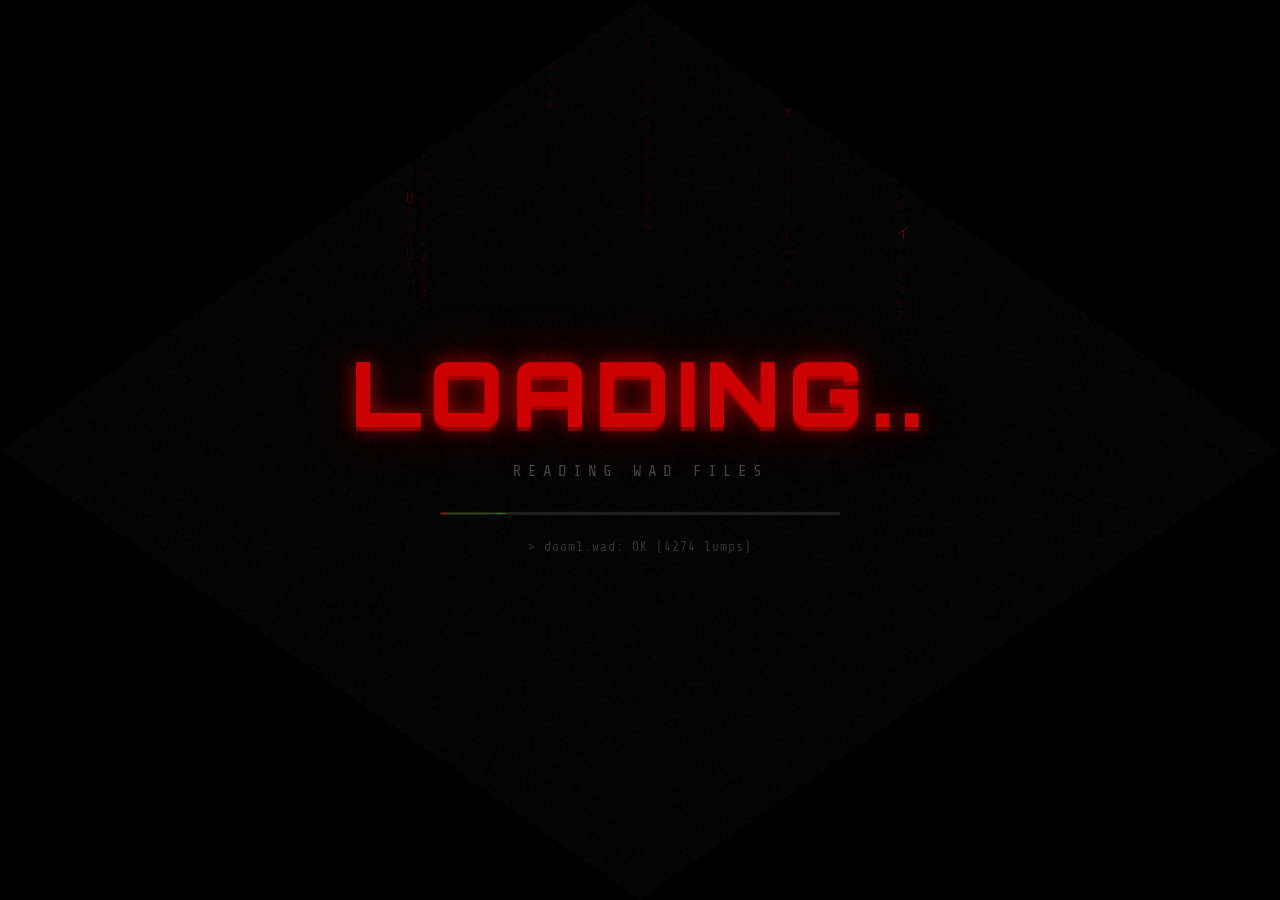
<file: index.html>
<!DOCTYPE html>
<html lang="en">
<head>
    <meta charset="UTF-8">
    <meta name="viewport" content="width=device-width, initial-scale=1.0">
    <title>DOOM OFFLINE</title>
    <link rel="stylesheet" href="style.css">
    <link rel="icon" href="start/media/no-wifi.svg">
    <link rel="preconnect" href="https://fonts.googleapis.com">
    <link rel="preconnect" href="https://fonts.gstatic.com" crossorigin>
    <link rel="stylesheet" href="https://fonts.googleapis.com/css2?family=Share+Tech+Mono&family=Orbitron:wght@400;700;900&display=swap">
</head>
<body>
    <!-- Matrix rain canvas -->
    <canvas id="matrix"></canvas>

    <!-- Scanlines overlay -->
    <div class="scanlines"></div>

    <!-- CRT flicker overlay -->
    <div class="crt-flicker"></div>

    <!-- Main centered content -->
    <div class="loader-content" id="loader-content">
        <div class="glitch-wrapper">
            <div class="main-text" id="main-text" data-text="LOADING.">LOADING.</div>
        </div>
        <div class="sub-line" id="sub-line">INITIALIZING SYSTEM</div>
        <div class="progress-bar">
            <div class="progress-fill" id="progress-fill"></div>
        </div>
        <div class="terminal-line" id="terminal-line"></div>
    </div>

    <!-- Vault door panels -->
    <div class="vault-panel vault-panel--tl" id="vault-tl"></div>
    <div class="vault-panel vault-panel--tr" id="vault-tr"></div>
    <div class="vault-panel vault-panel--bl" id="vault-bl"></div>
    <div class="vault-panel vault-panel--br" id="vault-br"></div>

    <script>
    (function () {
        /* ── Matrix Rain ── */
        var canvas = document.getElementById('matrix');
        var ctx = canvas.getContext('2d');
        var chars = 'ABCDEFGHIJKLMNOPQRSTUVWXYZ0123456789@#$%&*<>{}[]|/\\ドームオフライン';
        var fontSize = 14;
        var columns, drops;

        function resizeMatrix() {
            canvas.width = window.innerWidth;
            canvas.height = window.innerHeight;
            columns = Math.floor(canvas.width / fontSize);
            drops = [];
            for (var i = 0; i < columns; i++) {
                drops[i] = Math.random() * -100;
            }
        }
        resizeMatrix();
        window.addEventListener('resize', resizeMatrix);

        function drawMatrix() {
            ctx.fillStyle = 'rgba(0, 0, 0, 0.06)';
            ctx.fillRect(0, 0, canvas.width, canvas.height);
            ctx.font = fontSize + 'px Share Tech Mono, monospace';

            for (var i = 0; i < columns; i++) {
                var char = chars[Math.floor(Math.random() * chars.length)];
                var x = i * fontSize;
                var y = drops[i] * fontSize;

                // Mostly dark red/green, occasional bright
                if (Math.random() > 0.96) {
                    ctx.fillStyle = '#ff1a1a';
                } else if (Math.random() > 0.9) {
                    ctx.fillStyle = 'rgba(200, 0, 0, 0.9)';
                } else {
                    ctx.fillStyle = 'rgba(200, 0, 0, 0.25)';
                }
                ctx.fillText(char, x, y);

                if (y > canvas.height && Math.random() > 0.975) {
                    drops[i] = 0;
                }
                drops[i]++;
            }
        }

        var matrixInterval = setInterval(drawMatrix, 45);

        /* ── Text Sequence ── */
        var mainText = document.getElementById('main-text');
        var subLine = document.getElementById('sub-line');
        var termLine = document.getElementById('terminal-line');
        var progressFill = document.getElementById('progress-fill');

        var sequence = [
            { text: 'LOADING.',   sub: 'INITIALIZING SYSTEM',     duration: 600 },
            { text: 'LOADING..',  sub: 'READING WAD FILES',       duration: 500 },
            { text: 'LOADING...', sub: 'DECOMPRESSING ASSETS',    duration: 700 },
            { text: 'DOOM',       sub: 'FULL CLASSIC EXPERIENCE', duration: 900,  accent: 'red' },
            { text: 'LOADING.',   sub: 'LOADING WEAPONS',         duration: 400 },
            { text: 'LOADING..',  sub: 'SPAWNING DEMONS',         duration: 500 },
            { text: 'MICRODOOM',  sub: '44KB HYPER-COMPRESSED',   duration: 800,  accent: 'orange' },
            { text: 'LOADING...', sub: 'ENCODING BASE64',         duration: 500 },
            { text: 'OFFLINE',    sub: 'ZERO FILES · ZERO HOSTING', duration: 900, accent: 'green' },
            { text: 'LOADING..',  sub: 'PREPARING LAUNCH',        duration: 400 },
            { text: 'READY',      sub: 'PRESS START',             duration: 600,  accent: 'red' },
        ];

        var terminalMessages = [
            '> mounting virtual filesystem...',
            '> doom1.wad: OK (4274 lumps)',
            '> decompressing textures... done',
            '> loading E1M1: Hangar',
            '> initializing raycaster engine...',
            '> allocating zone memory... 8MB',
            '> compiling shaders... OK',
            '> base64 encode: 7MB → data:uri',
            '> verifying checksum... PASS',
            '> network: disabled (offline mode)',
            '> ALL SYSTEMS GO',
        ];

        var totalDuration = 0;
        for (var i = 0; i < sequence.length; i++) totalDuration += sequence[i].duration;

        var step = 0;
        var elapsed = 0;

        function setAccent(accent) {
            mainText.className = 'main-text';
            if (accent === 'red') mainText.classList.add('accent-red');
            else if (accent === 'orange') mainText.classList.add('accent-orange');
            else if (accent === 'green') mainText.classList.add('accent-green');
        }

        function nextStep() {
            if (step >= sequence.length) {
                triggerVaultOpen();
                return;
            }

            var s = sequence[step];
            mainText.setAttribute('data-text', s.text);
            mainText.textContent = s.text;
            subLine.textContent = s.sub;
            setAccent(s.accent || '');

            // Glitch burst on keyword frames
            if (s.accent) {
                mainText.classList.add('glitch-burst');
                setTimeout(function () { mainText.classList.remove('glitch-burst'); }, 200);
            }

            // Terminal line
            termLine.textContent = terminalMessages[step] || '';

            // Progress
            elapsed += s.duration;
            var pct = Math.min((elapsed / totalDuration) * 100, 100);
            progressFill.style.width = pct + '%';

            step++;
            setTimeout(nextStep, s.duration);
        }

        // Start after a tiny delay for fonts to settle
        setTimeout(nextStep, 300);

        /* ── Vault Open + Redirect ── */
        function triggerVaultOpen() {
            clearInterval(matrixInterval);

            document.body.classList.add('vault-opening');

            // Pre-load the destination in an iframe to make transition seamless
            var iframe = document.createElement('iframe');
            iframe.src = 'start/';
            iframe.className = 'preload-frame';
            document.body.appendChild(iframe);

            // After vault animation completes, navigate
            setTimeout(function () {
                window.location.href = 'start/';
            }, 1400);
        }
    })();
    </script>
</body>
</html>
</file>
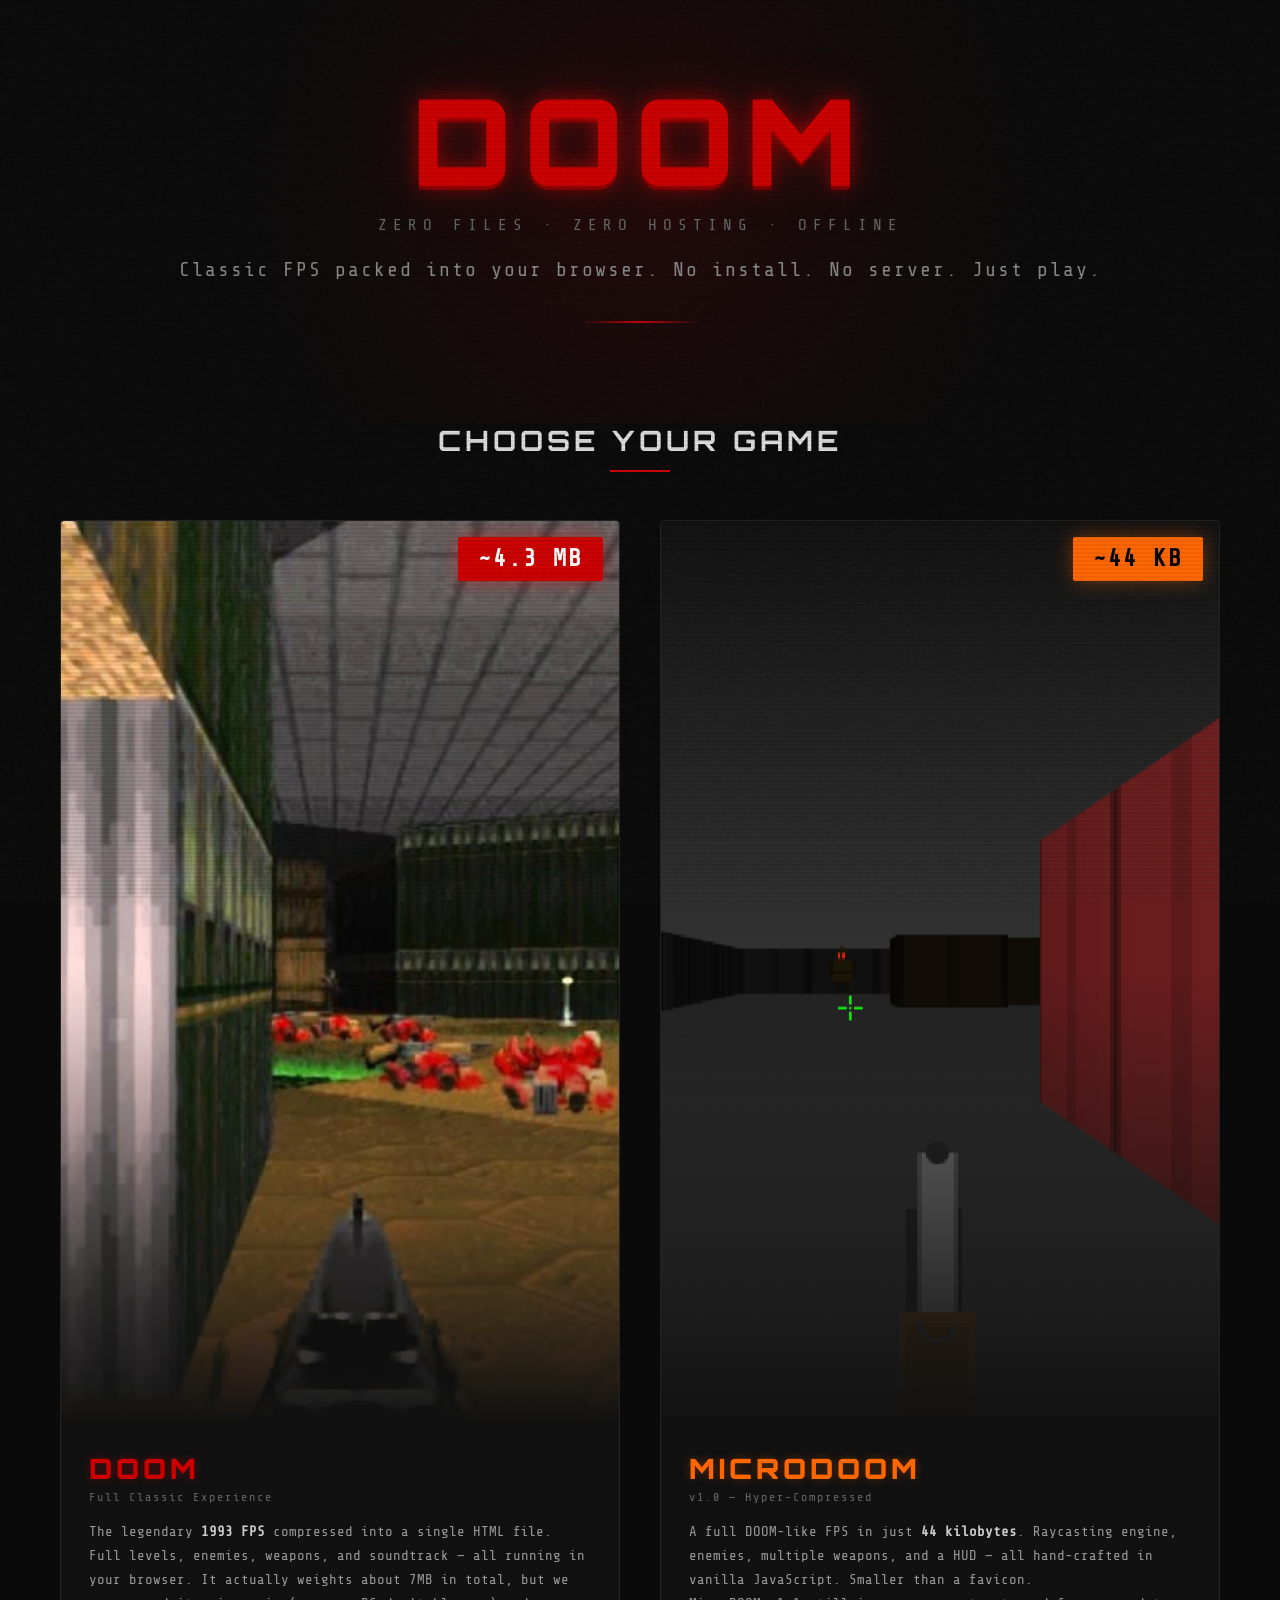
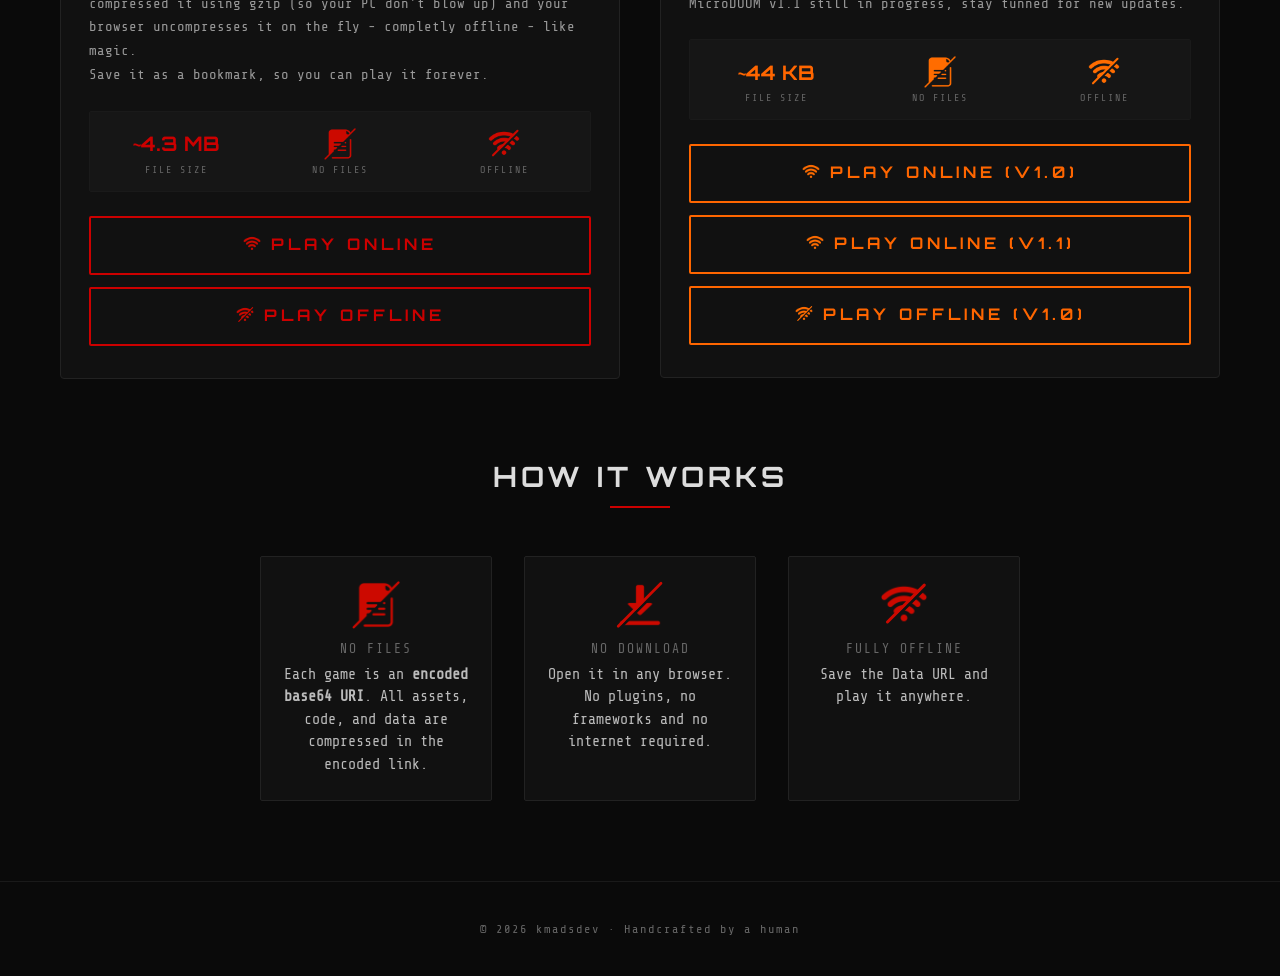
<file: play/index.html>
<!DOCTYPE html>
<html lang="en">
<head>
    <meta charset="UTF-8">
    <meta name="viewport" content="width=device-width, initial-scale=1.0">
    <title>DOOM OFFLINE</title>
    <link rel="stylesheet" href="style.css">
    <link rel="icon" href="media/no-wifi.svg">
    <script>
        const DOOM_FILESIZE = '~4.3 MB';
        const MICRODOOM_FILESIZE = '~44 KB'; // on the v1.0 - v1.1 will weight 50-60 KB

        document.addEventListener('DOMContentLoaded', function () {
            document.getElementById('badge-doom').textContent = DOOM_FILESIZE;
            document.getElementById('doom-size-stat').textContent = DOOM_FILESIZE;
            document.getElementById('badge-microdoom').textContent = MICRODOOM_FILESIZE;
            document.getElementById('microdoom-size-stat').textContent = MICRODOOM_FILESIZE;

            // Offline buttons — fetch data URI and reveal copy panel
            document.querySelectorAll('.play-btn--offline').forEach(function (btn) {
                btn.addEventListener('click', function () {
                    var src = btn.getAttribute('data-uri-src');
                    var panelId = src.indexOf('doom/doom') === 0 ? 'offline-panel-doom' : 'offline-panel-microdoom';
                    var inputId = src.indexOf('doom/doom') === 0 ? 'offline-uri-doom' : 'offline-uri-microdoom';
                    var panel = document.getElementById(panelId);
                    var input = document.getElementById(inputId);

                    if (!panel.hidden) {
                        panel.hidden = true;
                        return;
                    }

                    if (input.value) {
                        panel.hidden = false;
                        return;
                    }

                    btn.querySelector('span').textContent = 'Loading…';
                    fetch(src)
                        .then(function (r) { return r.text(); })
                        .then(function (uri) {
                            input.value = uri.trim();
                            panel.hidden = false;
                            btn.querySelector('span').innerHTML = '<img class="play-btn-icon" src="media/no-wifi.svg" alt=""> Play Offline';
                        })
                        .catch(function () {
                            btn.querySelector('span').innerHTML = '<img class="play-btn-icon" src="media/no-wifi.svg" alt=""> Error loading';
                        });
                });
            });

            // Copy buttons
            document.querySelectorAll('.offline-copy-btn').forEach(function (btn) {
                btn.addEventListener('click', function () {
                    var input = document.getElementById(btn.getAttribute('data-target'));
                    input.select();
                    navigator.clipboard.writeText(input.value).then(function () {
                        btn.textContent = 'Copied!';
                        setTimeout(function () { btn.textContent = 'Copy'; }, 2000);
                    });
                });
            });
        });
    </script>
</head>
<body>
    <section class="hero">
        <h1 class="hero-title">DOOM</h1>
        <p class="hero-subtitle">Zero Files &middot; Zero Hosting &middot; Offline</p>
        <p class="hero-tagline">Classic FPS packed into your browser. No install. No server. Just play.</p>
        <div class="divider"></div>
    </section>

    <section class="games-section">
        <h2 class="section-title">Choose Your Game</h2>
        <div class="games-grid">

        <div class="game-card game-card--doom">
            <div class="card-image">
            <img src="media/doom_1.svg" alt="DOOM gameplay screenshot" loading="lazy">
            <span class="card-badge" id="badge-doom">7 MB</span>
            </div>
            <div class="card-body">
            <h3 class="card-name">DOOM</h3>
            <p class="card-version">Full Classic Experience</p>
            <p class="card-desc">
                The legendary <strong>1993 FPS</strong> compressed into a single HTML file.
                Full levels, enemies, weapons, and soundtrack — all running in your browser.
                It actually weights about 7MB in total, but we compressed it using gzip (so 
                your PC don't blow up) and your browser uncompresses it on the fly - completly 
                offline - like magic. <br>
                Save it as a bookmark, so you can play it forever.
            </p>
            <div class="card-stats">
                <div class="stat">
                <div class="stat-value" id="doom-size-stat">7 MB</div>
                <div class="stat-label">File Size</div>
                </div>
                <div class="stat">
                <img class="stat-icon" src="media/no-file.svg" alt="No files needed">
                <div class="stat-label">No Files</div>
                </div>
                <div class="stat">
                <img class="stat-icon" src="media/no-wifi.svg" alt="Fully offline">
                <div class="stat-label">Offline</div>
                </div>
            </div>
            <div class="card-buttons">
            <a href="doom" class="play-btn" id="btn-doom"><span><img class="play-btn-icon" src="media/wifi.svg" alt=""> Play Online</span></a>
            <button class="play-btn play-btn--offline" data-uri-src="doom/doom_src_b64-dataurl.txt"><span><img class="play-btn-icon" src="media/no-wifi.svg" alt=""> Play Offline</span></button>
            </div>
            <div class="offline-panel" id="offline-panel-doom" hidden>
                <p class="offline-hint">Paste this URI into a new browser tab to play offline:</p>
                <div class="offline-uri-row">
                    <input class="offline-uri" id="offline-uri-doom" readonly>
                    <button class="offline-copy-btn" data-target="offline-uri-doom">Copy</button>
                </div>
            </div>
            </div>
        </div>

        <div class="game-card game-card--micro">
            <div class="card-image">
            <img src="media/microdoom_1.svg" alt="MicroDOOM gameplay screenshot" loading="lazy">
            <span class="card-badge" id="badge-microdoom">44 KB</span>
            </div>
            <div class="card-body">
            <h3 class="card-name">MICRODOOM</h3>
            <p class="card-version">v1.0 &mdash; Hyper-Compressed</p>
            <p class="card-desc">
                A full DOOM-like FPS in just <strong>44 kilobytes</strong>.
                Raycasting engine, enemies, multiple weapons, and a HUD —
                all hand-crafted in vanilla JavaScript. Smaller than a favicon. <br>
                MicroDOOM v1.1 still in progress, stay tunned for new updates.
            </p>
            <div class="card-stats">
                <div class="stat">
                <div class="stat-value" id="microdoom-size-stat">44 KB</div>
                <div class="stat-label">File Size</div>
                </div>
                <div class="stat">
                <img class="stat-icon" src="media/no-file.svg" alt="No files needed">
                <div class="stat-label">No Files</div>
                </div>
                <div class="stat">
                <img class="stat-icon" src="media/no-wifi.svg" alt="Fully offline">
                <div class="stat-label">Offline</div>
                </div>
            </div>
            <div class="card-buttons">
            <a href="microdoom_v1.0" class="play-btn"><span><img class="play-btn-icon" src="media/wifi.svg" alt=""> Play Online (v1.0)</span></a>
            <a href="microdoom_v1.1" class="play-btn"><span><img class="play-btn-icon" src="media/wifi.svg" alt=""> Play Online (v1.1)</span></a>
            <button class="play-btn play-btn--offline" data-uri-src="microdoom_v1.0/microdoom_src_b64-dataurl.txt"><span><img class="play-btn-icon" src="media/no-wifi.svg" alt=""> Play Offline (v1.0)</span></button>
            </div>
            <div class="offline-panel" id="offline-panel-microdoom" hidden>
                <p class="offline-hint">Paste this URI into a new browser tab to play offline:</p>
                <div class="offline-uri-row">
                    <input class="offline-uri" id="offline-uri-microdoom" readonly>
                    <button class="offline-copy-btn" data-target="offline-uri-microdoom">Copy</button>
                </div>
            </div>
            </div>
        </div>

        </div>
    </section>

    <section class="info-section">
        <h2 class="section-title">How It Works</h2>
        <div class="info-grid">
        <div class="info-item">
            <div class="info-icon"><img src="media/no-file.svg" alt="No Files"></div>
            <div class="info-label">No Files</div>
            <div class="info-value">Each game is an <strong>encoded base64 URI</strong>. All assets, code, and data are compressed in the encoded link.</div>
        </div>
        <div class="info-item">
            <div class="info-icon"><img src="media/no-download.svg" alt="No Download"></div>
            <div class="info-label">No Download</div>
            <div class="info-value">Open it in any browser. No plugins, no frameworks and no internet required.</div>
        </div>
        <div class="info-item">
            <div class="info-icon"><img src="media/no-wifi.svg" alt="Fully Offline"></div>
            <div class="info-label">Fully Offline</div>
            <div class="info-value">Save the Data URL and play it anywhere.</div>
        </div>
        </div>
    </section>

    <footer class="footer">
        <p> &copy; 2026 kmadsdev &middot; Handcrafted by a human</p>
    </footer>
</body>
</html>
</file>
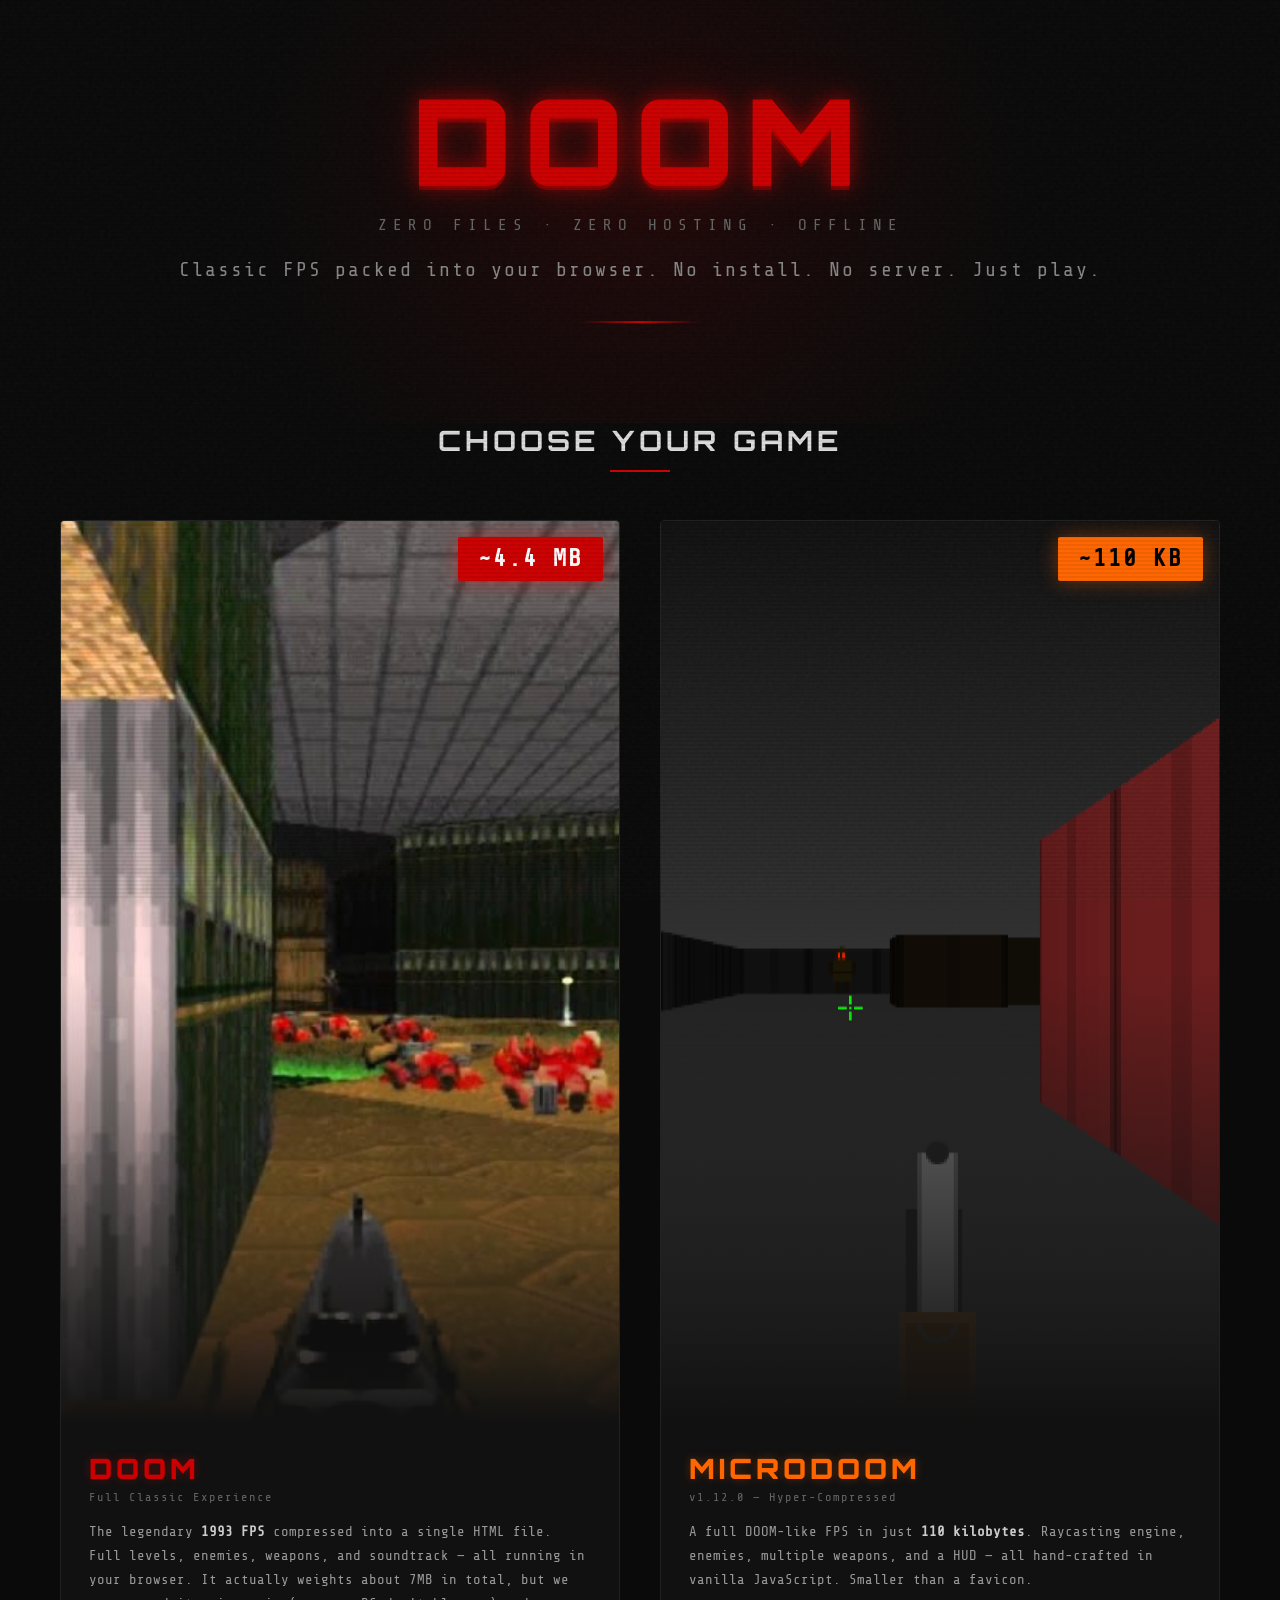
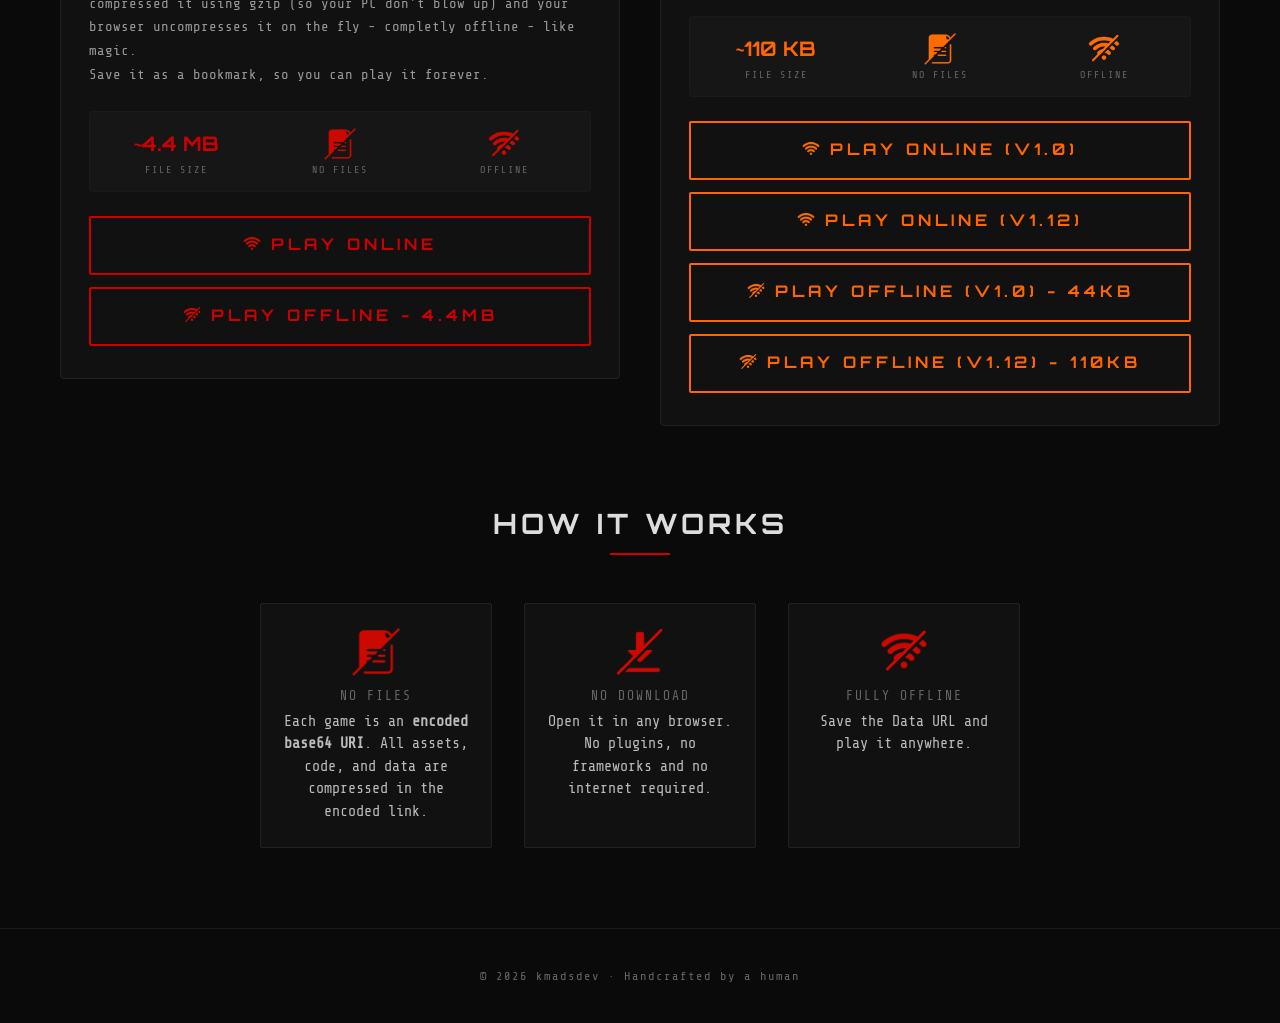
<file: start/index.html>
<!DOCTYPE html>
<html lang="en">
<head>
    <meta charset="UTF-8">
    <meta name="viewport" content="width=device-width, initial-scale=1.0">
    <title>DOOM OFFLINE</title>
    <link rel="stylesheet" href="style.css">
    <link rel="icon" href="../media/no-wifi.svg">
    <script>
        const DOOM_FILESIZE = '~4.4 MB';
        const MICRODOOM_FILESIZE = '~110 KB';

        document.addEventListener('DOMContentLoaded', function () {
            document.getElementById('badge-doom').textContent = DOOM_FILESIZE;
            document.getElementById('doom-size-stat').textContent = DOOM_FILESIZE;
            document.getElementById('badge-microdoom').textContent = MICRODOOM_FILESIZE;
            document.getElementById('microdoom-size-stat').textContent = MICRODOOM_FILESIZE;

            // Store fetched URIs in memory instead of the DOM (large values may crash the browser)
            var uriCache = {};

            // Offline buttons — fetch data URI and reveal copy panel
            document.querySelectorAll('.play-btn--offline').forEach(function (btn) {
                btn.addEventListener('click', function () {
                    var src = btn.getAttribute('data-uri-src');
                    var panelId = src.indexOf('doom/doom') === 0 ? 'offline-panel-doom' : 'offline-panel-microdoom';
                    var inputId = src.indexOf('doom/doom') === 0 ? 'offline-uri-doom' : 'offline-uri-microdoom';
                    var panel = document.getElementById(panelId);
                    var input = document.getElementById(inputId);

                    if (!panel.hidden) { panel.hidden = true; return; }
                    if (uriCache[src]) { panel.hidden = false; return; }

                    var originalLabel = btn.querySelector('span').innerHTML;
                    btn.querySelector('span').textContent = 'Loading…';
                    fetch(src)
                        .then(function (r) { return r.text(); })
                        .then(function (uri) {
                            var trimmed = uri.trim();
                            uriCache[src] = trimmed;
                            var size = (trimmed.length / 1024).toFixed(0);
                            input.value = trimmed.substring(0, 80) + '… (' + size + ' KB)';
                            input.setAttribute('data-uri-src', src);
                            panel.hidden = false;
                            btn.querySelector('span').innerHTML = originalLabel;
                        })
                        .catch(function () {
                            btn.querySelector('span').innerHTML = '<img class="play-btn-icon" src="../media/no-wifi.svg" alt=""> Error loading';
                        });
                });
            });

            // Copy buttons — copy from JS variable, not from the input
            document.querySelectorAll('.offline-copy-btn').forEach(function (btn) {
                btn.addEventListener('click', function () {
                    var input = document.getElementById(btn.getAttribute('data-target'));
                    var src = input.getAttribute('data-uri-src');
                    var data = uriCache[src];
                    if (!data) return;
                    navigator.clipboard.writeText(data).then(function () {
                        btn.textContent = 'Copied!';
                        setTimeout(function () { btn.textContent = 'Copy'; }, 2000);
                    });
                });
            });
        });
    </script>
</head>
<body>
    <section class="hero">
        <h1 class="hero-title">DOOM</h1>
        <p class="hero-subtitle">Zero Files &middot; Zero Hosting &middot; Offline</p>
        <p class="hero-tagline">Classic FPS packed into your browser. No install. No server. Just play.</p>
        <div class="divider"></div>
    </section>

    <section class="games-section">
        <h2 class="section-title">Choose Your Game</h2>
        <div class="games-grid">

            <div class="game-card game-card--doom">
                <div class="card-image">
                    <img src="../media/doom_1.svg" alt="DOOM gameplay screenshot" loading="lazy">
                    <span class="card-badge" id="badge-doom">7 MB</span>
                </div>
                <div class="card-body">
                    <h3 class="card-name">DOOM</h3>
                    <p class="card-version">Full Classic Experience</p>
                    <p class="card-desc">
                        The legendary <strong>1993 FPS</strong> compressed into a single HTML file.
                        Full levels, enemies, weapons, and soundtrack — all running in your browser.
                        It actually weights about 7MB in total, but we compressed it using gzip (so 
                        your PC don't blow up) and your browser uncompresses it on the fly - completly 
                        offline - like magic. <br>
                        Save it as a bookmark, so you can play it forever.
                    </p>
                    <div class="card-stats">
                        <div class="stat">
                        <div class="stat-value" id="doom-size-stat">7 MB</div>
                        <div class="stat-label">File Size</div>
                    </div>
                    <div class="stat">
                        <img class="stat-icon" src="../media/no-file.svg" alt="No files needed">
                        <div class="stat-label">No Files</div>
                    </div>
                    <div class="stat">
                        <img class="stat-icon" src="../media/no-wifi.svg" alt="Fully offline">
                        <div class="stat-label">Offline</div>
                    </div>
                    </div>
                    <div class="card-buttons">
                        <a href="doom" class="play-btn" id="btn-doom"><span><img class="play-btn-icon" src="../media/wifi.svg" alt=""> Play Online</span></a>
                        <button class="play-btn play-btn--offline" data-uri-src="doom/doom_src_b64_dataurl.txt"><span><img class="play-btn-icon" src="../media/no-wifi.svg" alt=""> Play Offline - 4.4mb</span></button>
                    </div>
                    <div class="offline-panel" id="offline-panel-doom" hidden>
                        <p class="offline-hint">Paste this URI into a new browser tab to play offline:</p>
                        <div class="offline-uri-row">
                            <input class="offline-uri" id="offline-uri-doom" readonly>
                            <button class="offline-copy-btn" data-target="offline-uri-doom">Copy</button>
                        </div>
                    </div>
                </div>
            </div>
            <div class="game-card game-card--micro">
                <div class="card-image">
                    <img src="../media/microdoom_1.svg" alt="MicroDOOM gameplay screenshot" loading="lazy">
                    <span class="card-badge" id="badge-microdoom">110 KB</span>
                </div>
                <div class="card-body">
                    <h3 class="card-name">MICRODOOM</h3>
                    <p class="card-version">v1.12.0 &mdash; Hyper-Compressed</p>
                    <p class="card-desc">
                        A full DOOM-like FPS in just <strong>110 kilobytes</strong>.
                        Raycasting engine, enemies, multiple weapons, and a HUD —
                        all hand-crafted in vanilla JavaScript. Smaller than a favicon.
                    </p>
                    <div class="card-stats">
                        <div class="stat">
                        <div class="stat-value" id="microdoom-size-stat">110 KB</div>
                        <div class="stat-label">File Size</div>
                    </div>
                    <div class="stat">
                        <img class="stat-icon" src="../media/no-file.svg" alt="No files needed">
                        <div class="stat-label">No Files</div>
                    </div>
                    <div class="stat">
                        <img class="stat-icon" src="../media/no-wifi.svg" alt="Fully offline">
                        <div class="stat-label">Offline</div>
                    </div>
                    </div>
                    <div class="card-buttons">
                        <a href="microdoom/v1.0" class="play-btn"><span><img class="play-btn-icon" src="../media/wifi.svg" alt=""> Play Online (v1.0)</span></a>
                        <a href="microdoom/v1.1" class="play-btn"><span><img class="play-btn-icon" src="../media/wifi.svg" alt=""> Play Online (v1.12)</span></a>
                        <button class="play-btn play-btn--offline" data-uri-src="microdoom/v1.0/microdoom_v1.0_b64_dataurl.txt"><span><img class="play-btn-icon" src="../media/no-wifi.svg" alt=""> Play Offline (v1.0) - 44kb</span></button>
                        <button class="play-btn play-btn--offline" data-uri-src="microdoom/v1.1/microdoom_v1.1_b64_dataurl.txt"><span><img class="play-btn-icon" src="../media/no-wifi.svg" alt=""> Play Offline (v1.12) - 110kb</span></button>
                    </div>
                    <div class="offline-panel" id="offline-panel-microdoom" hidden>
                        <p class="offline-hint">Paste this URI into a new browser tab to play offline:</p>
                        <div class="offline-uri-row">
                            <input class="offline-uri" id="offline-uri-microdoom" readonly>
                            <button class="offline-copy-btn" data-target="offline-uri-microdoom">Copy</button>
                        </div>
                    </div>
                </div>
            </div>
        </div>
    </section>

    <section class="info-section">
        <h2 class="section-title">How It Works</h2>
        <div class="info-grid">
            <div class="info-item">
                <div class="info-icon"><img src="../media/no-file.svg" alt="No Files"></div>
                <div class="info-label">No Files</div>
                <div class="info-value">Each game is an <strong>encoded base64 URI</strong>. All assets, code, and data are compressed in the encoded link.</div>
            </div>
            <div class="info-item">
                <div class="info-icon"><img src="../media/no-download.svg" alt="No Download"></div>
                <div class="info-label">No Download</div>
                <div class="info-value">Open it in any browser. No plugins, no frameworks and no internet required.</div>
            </div>
            <div class="info-item">
                <div class="info-icon"><img src="../media/no-wifi.svg" alt="Fully Offline"></div>
                <div class="info-label">Fully Offline</div>
                <div class="info-value">Save the Data URL and play it anywhere.</div>
            </div>
        </div>
    </section>

    <footer class="footer">
        <p> &copy; 2026 kmadsdev &middot; Handcrafted by a human</p>
    </footer>
</body>
</html>
</file>
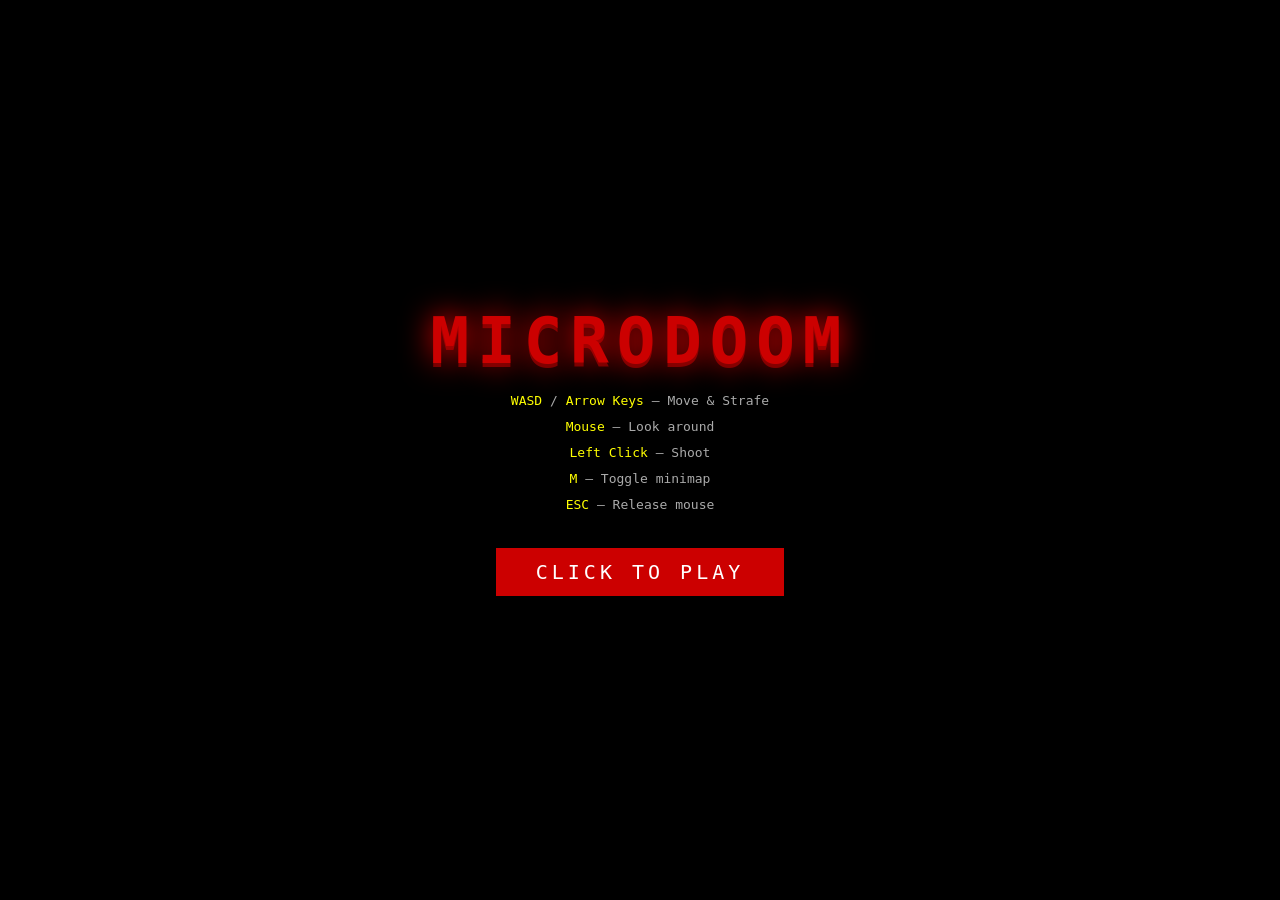
<file: play/microdoom/index.html>
<!DOCTYPE html>
<html lang="en">
<head>
<meta charset="utf-8">
<meta name="viewport" content="width=device-width, initial-scale=1.0">
<title>MicroDOOM</title>
<style>
* { margin: 0; padding: 0; box-sizing: border-box; }
body { background: #000; overflow: hidden; font-family: monospace; }
#gameCanvas { display: block; image-rendering: pixelated; }
#startScreen {
  position: fixed; top: 0; left: 0; width: 100%; height: 100%;
  display: flex; flex-direction: column; align-items: center; justify-content: center;
  background: #000; z-index: 100; cursor: pointer;
}
#startScreen h1 {
  font-size: 64px; color: #c00; text-shadow: 0 0 30px #f00, 0 4px 0 #600;
  letter-spacing: 8px; margin-bottom: 10px;
}
#startScreen .sub {
  color: #888; font-size: 14px; margin-bottom: 40px; letter-spacing: 2px;
}
#startScreen .controls {
  color: #aaa; font-size: 13px; line-height: 2; text-align: center;
}
#startScreen .controls span { color: #ff0; }
#startScreen .start-btn {
  margin-top: 30px; padding: 12px 40px; font-size: 20px; font-family: monospace;
  background: #c00; color: #fff; border: none; cursor: pointer;
  letter-spacing: 4px; text-transform: uppercase;
}
#startScreen .start-btn:hover { background: #f00; }
#hud {
  position: fixed; bottom: 0; left: 0; width: 100%; height: 60px;
  background: linear-gradient(to bottom, #333, #111);
  border-top: 2px solid #555;
  display: flex; align-items: center; justify-content: space-around;
  z-index: 10; display: none;
}
.hud-item { text-align: center; }
.hud-label { color: #888; font-size: 11px; letter-spacing: 2px; }
.hud-value { color: #fff; font-size: 28px; font-weight: bold; }
#hudHp .hud-value { color: #0f0; }
#hudKills .hud-value { color: #ff0; }
#hudAmmo .hud-value { color: #0af; }
#overlay {
  position: fixed; top: 0; left: 0; width: 100%; height: 100%;
  display: none; align-items: center; justify-content: center;
  z-index: 50; flex-direction: column;
}
#overlay.dead-overlay { background: rgba(100,0,0,0.7); }
#overlay.win-overlay { background: rgba(0,50,0,0.7); }
#overlay h2 { font-size: 48px; color: #fff; text-shadow: 0 0 20px currentColor; margin-bottom: 20px; }
#overlay p { color: #ccc; font-size: 16px; cursor: pointer; }
#minimap {
  position: fixed; top: 10px; right: 10px; z-index: 10; display: none;
  border: 1px solid #555; opacity: 0.8;
}
#crosshair {
  position: fixed; top: 50%; left: 50%; transform: translate(-50%, -50%);
  z-index: 10; display: none; pointer-events: none;
}
#dmgFlash {
  position: fixed; top: 0; left: 0; width: 100%; height: 100%;
  pointer-events: none; z-index: 9; opacity: 0;
  background: radial-gradient(ellipse at center, transparent 30%, rgba(255,0,0,0.6) 100%);
  transition: opacity 0.1s;
}
</style>
</head>
<body>

<div id="startScreen">
  <h1>MICRODOOM</h1>
  <div class="controls">
    <span>WASD</span> / <span>Arrow Keys</span> — Move &amp; Strafe<br>
    <span>Mouse</span> — Look around<br>
    <span>Left Click</span> — Shoot<br>
    <span>M</span> — Toggle minimap<br>
    <span>ESC</span> — Release mouse
  </div>
  <button class="start-btn" id="startBtn">CLICK TO PLAY</button>
</div>

<canvas id="gameCanvas"></canvas>
<canvas id="minimap" width="160" height="160"></canvas>

<svg id="crosshair" width="30" height="30" viewBox="0 0 30 30">
  <line x1="15" y1="5" x2="15" y2="12" stroke="#0f0" stroke-width="2"/>
  <line x1="15" y1="18" x2="15" y2="25" stroke="#0f0" stroke-width="2"/>
  <line x1="5" y1="15" x2="12" y2="15" stroke="#0f0" stroke-width="2"/>
  <line x1="18" y1="15" x2="25" y2="15" stroke="#0f0" stroke-width="2"/>
  <circle cx="15" cy="15" r="1" fill="#0f0"/>
</svg>

<div id="dmgFlash"></div>

<div id="hud">
  <div class="hud-item" id="hudHp">
    <div class="hud-label">HEALTH</div>
    <div class="hud-value"><span id="hpVal">100</span>%</div>
  </div>
  <div class="hud-item" id="hudKills">
    <div class="hud-label">KILLS</div>
    <div class="hud-value"><span id="killVal">0</span>/<span id="totalVal">0</span></div>
  </div>
  <div class="hud-item" id="hudAmmo">
    <div class="hud-label">AMMO</div>
    <div class="hud-value">&infin;</div>
  </div>
</div>

<div id="overlay">
  <h2 id="overlayTitle"></h2>
  <p id="overlayMsg">Click to restart</p>
</div>

<script>
(function() {
  "use strict";

  // --- CONFIGURATION ---
  var SCREEN_W = 640;
  var SCREEN_H = 400;

  var MOVE_SPEED = 0.060; // 20% faster than the fastest boss
  var ROT_SPEED =  0.05;
  var MOUSE_SENS = 0.004;
  var PLAYER_RADIUS = 0.25;

  var FOV = Math.PI / 3;
  var HALF_FOV = FOV / 2;
  var NUM_RAYS = SCREEN_W;

  // --- MAP ---
  // 0=empty, 1=gray wall, 2=red wall, 3=blue wall, 4=green wall, 5=brown wall
  var MAP = [
    [1,1,1,1,1,1,1,1,1,1,1,1,1,1,1,1,1,1,1,1,1,1,1,1,1,1,1,1,1,1,1,1,1,1,1,1,1,1,1,1,1,1,1,1,1,1,1,1],
    [1,0,2,0,3,0,4,0,5,0,2,0,3,0,4,0,5,0,2,0,3,0,4,0,5,0,2,0,3,0,4,0,5,0,2,0,3,0,4,0,5,0,2,0,3,0,4,1],
    [1,0,2,2,2,0,3,3,3,0,4,4,4,0,5,5,5,0,2,2,2,0,3,3,3,0,4,4,4,0,5,5,5,0,2,2,2,0,3,3,3,0,4,4,4,0,5,1],
    [1,0,2,0,2,0,3,0,3,0,4,0,4,0,5,0,5,0,2,0,2,0,3,0,3,0,4,0,4,0,5,0,5,0,2,0,2,0,3,0,3,0,4,0,4,0,5,1],
    [1,0,2,2,2,0,3,3,3,0,4,4,4,0,5,5,5,0,2,2,2,0,3,3,3,0,4,4,4,0,5,5,5,0,2,2,2,0,3,3,3,0,4,4,4,0,5,1],
    [1,0,0,0,0,0,0,0,0,0,0,0,0,0,0,0,0,0,0,0,0,0,0,0,0,0,0,0,0,0,0,0,0,0,0,0,0,0,0,0,0,0,0,0,0,0,0,1],

    /* DENSE GRID */
    [1,0,1,2,1,3,1,4,1,5,1,2,1,3,1,4,1,5,1,2,1,3,1,4,1,5,1,2,1,3,1,4,1,5,1,2,1,3,1,4,1,5,1,2,1,3,0,1],
    [1,0,2,0,3,0,4,0,5,0,2,0,3,0,4,0,5,0,2,0,3,0,4,0,5,0,2,0,3,0,4,0,5,0,2,0,3,0,4,0,5,0,2,0,3,0,0,1],
    [1,0,1,3,1,2,1,5,1,4,1,3,1,2,1,5,1,4,1,3,1,2,1,5,1,4,1,3,1,2,1,5,1,4,1,3,1,2,1,5,1,4,1,3,1,2,0,1],

    /* CENTER CHAOS */
    [1,0,0,0,0,2,2,0,0,3,3,0,0,4,4,0,0,5,5,0,0,2,2,0,0,3,3,0,0,4,4,0,0,5,5,0,0,2,2,0,0,3,3,0,0,4,4,1],
    [1,0,0,1,1,2,0,3,0,1,1,4,0,5,0,1,1,2,0,3,0,1,1,4,0,5,0,1,1,2,0,3,0,1,1,4,0,5,0,1,1,2,0,3,0,1,1,1],
    [1,0,0,0,0,2,2,0,0,3,3,0,0,4,4,0,0,5,5,0,0,2,2,0,0,3,3,0,0,4,4,0,0,5,5,0,0,2,2,0,0,3,3,0,0,4,4,1],

    /* LOWER STRUCTURE */
    [1,0,5,5,5,0,2,2,2,0,3,3,3,0,4,4,4,0,5,5,5,0,2,2,2,0,3,3,3,0,4,4,4,0,5,5,5,0,2,2,2,0,3,3,3,0,4,1],
    [1,0,5,0,5,0,2,0,2,0,3,0,3,0,4,0,4,0,5,0,5,0,2,0,2,0,3,0,3,0,4,0,4,0,5,0,5,0,2,0,2,0,3,0,3,0,4,1],
    [1,0,5,5,5,0,2,2,2,0,3,3,3,0,4,4,4,0,5,5,5,0,2,2,2,0,3,3,3,0,4,4,4,0,5,5,5,0,2,2,2,0,3,3,3,0,4,1],

    /* FINAL CORRIDOR */
    [1,0,0,0,0,0,0,0,0,0,0,0,0,0,0,0,0,0,0,0,0,0,0,0,0,0,0,0,0,0,0,0,0,0,0,0,0,0,0,0,0,0,0,0,0,0,0,1],
    [1,1,1,1,1,1,1,1,1,1,1,1,1,1,1,1,1,1,1,1,1,1,1,1,1,1,1,1,1,1,1,1,1,1,1,1,1,1,1,1,1,1,1,1,1,1,1,1]
  ];
  var MAP_H = MAP.length;
  var MAP_W = MAP[0].length;

  // Wall colors: [base_r, base_g, base_b]
  var WALL_COLORS = {
    1: [160, 160, 160],
    2: [180, 50,  50],
    3: [50,  80,  180],
    4: [50,  160, 50],
    5: [160, 120, 60]
  };

  // --- PLAYER STATE ---
  var player = {
    hp: 250,
    x: 1.5,
    y: 1.5,
    angle: 0,
    kills: 0,
    shooting: 0,
    gunBob: 0,
    bobDir: 1
  };

  // --- ENEMIES ---
  function makeEnemy(x, y, hp, speed, type) {
    return {
      x: x, y: y, hp: hp, maxHp: hp, speed: speed,
      type: type, // 0=demon(red), 1=imp(yellow), 2=boss(purple)
      alive: true,
      hitTimer: 0,
      attackCooldown: 0,
      deathTimer: 0,
      seen: false
    };
  }

  // x, y, hp, speed, type (0=demon,1=imp,2=boss)
  var enemies = [
    // demons
    makeEnemy(5.5,  5.5,  25,  0.025, 0),
    makeEnemy(10.5, 10.5, 25,  0.025, 0),
    makeEnemy(15.5, 3.5,  25,  0.026, 0),
    makeEnemy(5.5,  14.5, 25,  0.026, 0),
    makeEnemy(20.5, 20.5, 25,  0.027, 0),
    makeEnemy(5.5,  5.5,  25,  0.027, 0),
    makeEnemy(10.5, 10.5, 25,  0.028, 0),
    makeEnemy(15.5, 3.5,  25,  0.028, 0),
    makeEnemy(5.5,  14.5, 25,  0.029, 0),
    makeEnemy(20.5, 20.5, 25,  0.029, 0),

    makeEnemy(3.5,  19.5, 45,  0.030, 1),
    makeEnemy(18.5, 8.5,  45,  0.031, 1),
    makeEnemy(13.5, 14.5, 45,  0.032, 1),
    makeEnemy(21.5, 2.5,  45,  0.033, 1),
    makeEnemy(8.5,  7.5,  45,  0.034, 1),
    makeEnemy(3.5,  19.5, 45,  0.035, 1),
    makeEnemy(18.5, 8.5,  45,  0.036, 1),
    makeEnemy(13.5, 14.5, 45,  0.037, 1),
    makeEnemy(21.5, 2.5,  45,  0.038, 1),
    makeEnemy(8.5,  7.5,  45,  0.039, 1),

    makeEnemy(12.5, 20.5, 100, 0.050, 2),
    makeEnemy(20.5, 12.5, 200, 0.050, 2),
    makeEnemy(15.5, 12.5, 200, 0.050, 2),
    makeEnemy(18.5, 12.5, 200, 0.050, 2),
    makeEnemy(3.5,  12.5, 200, 0.050, 2),
    makeEnemy(19.5, 12.5, 200, 0.050, 2),
    makeEnemy(2.5,  12.5, 200, 0.050, 2),
    makeEnemy(17.5, 12.5, 200, 0.050, 2),
    makeEnemy(1.5,  12.5, 200, 0.050, 2),
    makeEnemy(20.5, 12.5, 200, 0.050, 2),
  ];

  var totalEnemies = enemies.length;

  // --- CANVAS SETUP ---
  var canvas = document.getElementById("gameCanvas");
  var ctx = canvas.getContext("2d");
  canvas.width = SCREEN_W;
  canvas.height = SCREEN_H;

  var minimapCanvas = document.getElementById("minimap");
  var mctx = minimapCanvas.getContext("2d");

  // --- GAME STATE ---
  var gameStarted = false;
  var gameover = false;
  var gameWon = false;
  var showMinimap = false;
  var lastTime = 0;
  var dt = 0;

  // --- INPUT ---
  var keys = {};
  var mouseMovX = 0;

  document.addEventListener("keydown", function(e) {
    keys[e.code] = true;
    if (e.code === "KeyM" && gameStarted && !gameover && !gameWon) {
      showMinimap = !showMinimap;
      document.getElementById("minimap").style.display = showMinimap ? "block" : "none";
    }
  });
  document.addEventListener("keyup", function(e) {
    keys[e.code] = false;
  });
  document.addEventListener("mousemove", function(e) {
    if (document.pointerLockElement === canvas) {
      mouseMovX += e.movementX;
    }
  });
  canvas.addEventListener("mousedown", function(e) {
    if (e.button === 0 && gameStarted && !gameover && !gameWon) {
      playerShoot();
    }
  });

  // --- START GAME ---
  document.getElementById("startBtn").addEventListener("click", function() {
    startGame();
  });
  document.getElementById("startScreen").addEventListener("click", function(e) {
    if (e.target.id !== "startBtn") return;
  });

  document.getElementById("overlay").addEventListener("click", function() {
    restartGame();
  });

  function startGame() {
    document.getElementById("startScreen").style.display = "none";
    document.getElementById("hud").style.display = "flex";
    document.getElementById("crosshair").style.display = "block";
    document.getElementById("totalVal").textContent = totalEnemies;
    gameStarted = true;
    canvas.requestPointerLock();
  }

  function restartGame() {
    player.x = 2.5;
    player.y = 2.5;
    player.angle = 0;
    player.hp = 100;
    player.kills = 0;
    player.shooting = 0;
    gameover = false;
    gameWon = false;

  // x, y, hp, speed, type (0=demon,1=imp,2=boss)
  var enemies = [
    // demons
    makeEnemy(5.5,  5.5,  25,  0.035, 0),
    makeEnemy(10.5, 10.5, 25,  0.035, 0),
    makeEnemy(15.5, 3.5,  25,  0.036, 0),
    makeEnemy(5.5,  14.5, 25,  0.036, 0),
    makeEnemy(20.5, 20.5, 25,  0.037, 0),
    makeEnemy(5.5,  5.5,  25,  0.037, 0),
    makeEnemy(10.5, 10.5, 25,  0.038, 0),
    makeEnemy(15.5, 3.5,  25,  0.038, 0),
    makeEnemy(5.5,  14.5, 25,  0.039, 0),
    makeEnemy(20.5, 20.5, 25,  0.039, 0),
    makeEnemy(3.5,  19.5, 45,  0.040, 1),
    makeEnemy(18.5, 8.5,  45,  0.041, 1),
    makeEnemy(13.5, 14.5, 45,  0.042, 1),
    makeEnemy(21.5, 2.5,  45,  0.043, 1),
    makeEnemy(8.5,  7.5,  45,  0.044, 1),
    makeEnemy(3.5,  19.5, 45,  0.045, 1),
    makeEnemy(18.5, 8.5,  45,  0.046, 1),
    makeEnemy(13.5, 14.5, 45,  0.047, 1),
    makeEnemy(21.5, 2.5,  45,  0.048, 1),
    makeEnemy(8.5,  7.5,  45,  0.049, 1),
    makeEnemy(12.5, 20.5, 100, 0.050, 2),
    makeEnemy(20.5, 12.5, 200, 0.050, 2),
    makeEnemy(15.5, 12.5, 200, 0.050, 2),
    makeEnemy(18.5, 12.5, 200, 0.050, 2),
    makeEnemy(3.5,  12.5, 200, 0.050, 2),
    makeEnemy(19.5, 12.5, 200, 0.050, 2),
    makeEnemy(2.5,  12.5, 200, 0.050, 2),
    makeEnemy(17.5, 12.5, 200, 0.050, 2),
    makeEnemy(1.5,  12.5, 200, 0.050, 2),
    makeEnemy(20.5, 12.5, 200, 0.050, 2),
  ];

    document.getElementById("overlay").style.display = "none";
    document.getElementById("overlay").className = "";
    canvas.requestPointerLock();
  }

  // --- AUDIO (Web Audio API - procedural) ---
  var audioCtx = null;
  function ensureAudio() {
    if (!audioCtx) {
      audioCtx = new (window.AudioContext || window.webkitAudioContext)();
    }
  }

  function playSound(freq, duration, type, vol) {
    try {
      ensureAudio();
      var osc = audioCtx.createOscillator();
      var gain = audioCtx.createGain();
      osc.type = type || "square";
      osc.frequency.setValueAtTime(freq, audioCtx.currentTime);
      osc.frequency.exponentialRampToValueAtTime(freq * 0.3, audioCtx.currentTime + duration);
      gain.gain.setValueAtTime(vol || 0.15, audioCtx.currentTime);
      gain.gain.exponentialRampToValueAtTime(0.001, audioCtx.currentTime + duration);
      osc.connect(gain);
      gain.connect(audioCtx.destination);
      osc.start();
      osc.stop(audioCtx.currentTime + duration);
    } catch(e) {}
  }

  function playShotSound() {
    playSound(200, 0.15, "sawtooth", 0.2);
    playSound(80, 0.2, "square", 0.15);
  }

  function playHitSound() {
    playSound(400, 0.1, "square", 0.1);
  }

  function playHurtSound() {
    playSound(100, 0.3, "sawtooth", 0.2);
  }

  function playDeathSound() {
    playSound(300, 0.1, "square", 0.15);
    setTimeout(function() { playSound(200, 0.1, "square", 0.12); }, 100);
    setTimeout(function() { playSound(100, 0.3, "sawtooth", 0.1); }, 200);
  }

  // --- COLLISION ---
  function isWall(x, y) {
    var mx = Math.floor(x);
    var my = Math.floor(y);
    if (mx < 0 || mx >= MAP_W || my < 0 || my >= MAP_H) return true;
    return MAP[my][mx] > 0;
  }

  function canMoveTo(x, y) {
    var r = PLAYER_RADIUS;
    return !isWall(x - r, y - r) && !isWall(x + r, y - r) &&
           !isWall(x - r, y + r) && !isWall(x + r, y + r);
  }

  // --- LINE OF SIGHT ---
  function hasLineOfSight(x1, y1, x2, y2) {
    var dx = x2 - x1;
    var dy = y2 - y1;
    var dist = Math.sqrt(dx * dx + dy * dy);
    var steps = Math.ceil(dist * 10);
    for (var i = 0; i <= steps; i++) {
      var t = i / steps;
      var cx = x1 + dx * t;
      var cy = y1 + dy * t;
      if (isWall(cx, cy)) return false;
    }
    return true;
  }

  // --- SHOOTING ---
  function playerShoot() {
    if (player.shooting > 0) return;
    player.shooting = 8;
    playShotSound();

    // Find closest enemy in crosshair
    var bestDist = 999;
    var bestEnemy = null;

    for (var i = 0; i < enemies.length; i++) {
      var e = enemies[i];
      if (!e.alive) continue;

      var dx = e.x - player.x;
      var dy = e.y - player.y;
      var dist = Math.sqrt(dx * dx + dy * dy);

      var angle = Math.atan2(dy, dx) - player.angle;
      while (angle > Math.PI) angle -= Math.PI * 2;
      while (angle < -Math.PI) angle += Math.PI * 2;

      // Wider hitbox for closer enemies
      var hitWidth = Math.min(0.3, 0.8 / dist);

      if (Math.abs(angle) < hitWidth && dist < bestDist) {
        if (hasLineOfSight(player.x, player.y, e.x, e.y)) {
          bestDist = dist;
          bestEnemy = e;
        }
      }
    }

    if (bestEnemy) {
      bestEnemy.hp--;
      bestEnemy.hitTimer = 10;
      playHitSound();

      if (bestEnemy.hp <= 0) {
        bestEnemy.alive = false;
        bestEnemy.deathTimer = 30;
        player.kills++;
        playDeathSound();
        document.getElementById("killVal").textContent = player.kills;

        if (player.kills >= totalEnemies) {
          gameWon = true;
          document.getElementById("overlay").style.display = "flex";
          document.getElementById("overlay").className = "win-overlay";
          document.getElementById("overlayTitle").textContent = "YOU WIN!";
          document.getElementById("overlayTitle").style.color = "#0f0";
          document.exitPointerLock();
        }
      }
    }
  }

  // --- UPDATE ---
  function update(dt60) {
    if (!gameStarted || gameover || gameWon) return;

    // Mouse look
    player.angle += mouseMovX * MOUSE_SENS;
    mouseMovX = 0;

    // Keyboard rotation
    if (keys["ArrowLeft"]) player.angle -= ROT_SPEED * dt60;
    if (keys["ArrowRight"]) player.angle += ROT_SPEED * dt60;

    // Movement
    var moveX = 0;
    var moveY = 0;
    var moving = false;

    if (keys["KeyW"] || keys["ArrowUp"]) {
      moveX += Math.cos(player.angle) * MOVE_SPEED;
      moveY += Math.sin(player.angle) * MOVE_SPEED;
      moving = true;
    }
    if (keys["KeyS"] || keys["ArrowDown"]) {
      moveX -= Math.cos(player.angle) * MOVE_SPEED;
      moveY -= Math.sin(player.angle) * MOVE_SPEED;
      moving = true;
    }
    if (keys["KeyA"]) {
      moveX += Math.cos(player.angle - Math.PI / 2) * MOVE_SPEED;
      moveY += Math.sin(player.angle - Math.PI / 2) * MOVE_SPEED;
      moving = true;
    }
    if (keys["KeyD"]) {
      moveX += Math.cos(player.angle + Math.PI / 2) * MOVE_SPEED;
      moveY += Math.sin(player.angle + Math.PI / 2) * MOVE_SPEED;
      moving = true;
    }

    // Apply movement with wall sliding
    moveX *= dt60;
    moveY *= dt60;

    if (canMoveTo(player.x + moveX, player.y)) player.x += moveX;
    if (canMoveTo(player.x, player.y + moveY)) player.y += moveY;

    // Gun bob
    if (moving) {
      player.gunBob += 0.12 * dt60 * player.bobDir;
      if (player.gunBob > 1) player.bobDir = -1;
      if (player.gunBob < -1) player.bobDir = 1;
    } else {
      player.gunBob *= 0.9;
    }

    // Shooting timer
    if (player.shooting > 0) player.shooting -= dt60;

    // Enemy AI
    for (var i = 0; i < enemies.length; i++) {
      var e = enemies[i];

      if (!e.alive) {
        if (e.deathTimer > 0) e.deathTimer -= dt60;
        continue;
      }

      if (e.hitTimer > 0) e.hitTimer -= dt60;
      if (e.attackCooldown > 0) e.attackCooldown -= dt60;

      var dx = player.x - e.x;
      var dy = player.y - e.y;
      var dist = Math.sqrt(dx * dx + dy * dy);

      // Check if enemy can see player
      var canSee = dist < 15 && hasLineOfSight(e.x, e.y, player.x, player.y);
      if (canSee) e.seen = true;

      if (e.seen && dist > 0.6) {
        // Move toward player
        var nx = dx / dist;
        var ny = dy / dist;
        var spd = e.speed * dt60;

        // Add some randomness to movement
        nx += (Math.random() - 0.5) * 0.3;
        ny += (Math.random() - 0.5) * 0.3;

        var newX = e.x + nx * spd;
        var newY = e.y + ny * spd;

        // Collision with walls
        if (!isWall(newX, e.y)) e.x = newX;
        if (!isWall(e.x, newY)) e.y = newY;

        // Collision with other enemies
        for (var j = 0; j < enemies.length; j++) {
          if (i === j || !enemies[j].alive) continue;
          var edx = e.x - enemies[j].x;
          var edy = e.y - enemies[j].y;
          var eDist = Math.sqrt(edx * edx + edy * edy);
          if (eDist < 0.5 && eDist > 0) {
            e.x += (edx / eDist) * 0.01;
            e.y += (edy / eDist) * 0.01;
          }
        }
      }

      // Attack player
      if (dist < 1.0 && e.attackCooldown <= 0 && canSee) {
        var damage = e.type === 2 ? 12 : (e.type === 1 ? 8 : 5);
        damage += Math.floor(Math.random() * 5);
        player.hp -= damage;
        e.attackCooldown = 40 + Math.random() * 20;
        playHurtSound();

        // Damage flash
        var flash = document.getElementById("dmgFlash");
        flash.style.opacity = "0.6";
        setTimeout(function() { flash.style.opacity = "0"; }, 150);

        if (player.hp <= 0) {
          player.hp = 0;
          gameover = true;
          document.getElementById("overlay").style.display = "flex";
          document.getElementById("overlay").className = "dead-overlay";
          document.getElementById("overlayTitle").textContent = "YOU DIED";
          document.getElementById("overlayTitle").style.color = "#f00";
          document.exitPointerLock();
        }
      }
    }

    // Update HUD
    document.getElementById("hpVal").textContent = Math.max(0, player.hp);
    var hpColor = player.hp > 60 ? "#0f0" : (player.hp > 30 ? "#ff0" : "#f00");
    document.querySelector("#hudHp .hud-value").style.color = hpColor;
  }

  // --- RAYCASTING RENDER ---
  function render() {
    ctx.fillStyle = "#000";
    ctx.fillRect(0, 0, SCREEN_W, SCREEN_H);

    // Ceiling
    var ceilGrad = ctx.createLinearGradient(0, 0, 0, SCREEN_H / 2);
    ceilGrad.addColorStop(0, "#111");
    ceilGrad.addColorStop(1, "#333");
    ctx.fillStyle = ceilGrad;
    ctx.fillRect(0, 0, SCREEN_W, SCREEN_H / 2);

    // Floor
    var floorGrad = ctx.createLinearGradient(0, SCREEN_H / 2, 0, SCREEN_H);
    floorGrad.addColorStop(0, "#222");
    floorGrad.addColorStop(1, "#444");
    ctx.fillStyle = floorGrad;
    ctx.fillRect(0, SCREEN_H / 2, SCREEN_W, SCREEN_H / 2);

    // Raycasting
    var zBuffer = new Float64Array(NUM_RAYS);

    for (var i = 0; i < NUM_RAYS; i++) {
      var rayAngle = player.angle - HALF_FOV + (i / NUM_RAYS) * FOV;
      var sin = Math.sin(rayAngle);
      var cos = Math.cos(rayAngle);

      // DDA algorithm
      var mapX = Math.floor(player.x);
      var mapY = Math.floor(player.y);

      var deltaDistX = Math.abs(1 / cos);
      var deltaDistY = Math.abs(1 / sin);

      var stepX, stepY, sideDistX, sideDistY;

      if (cos < 0) {
        stepX = -1;
        sideDistX = (player.x - mapX) * deltaDistX;
      } else {
        stepX = 1;
        sideDistX = (mapX + 1 - player.x) * deltaDistX;
      }
      if (sin < 0) {
        stepY = -1;
        sideDistY = (player.y - mapY) * deltaDistY;
      } else {
        stepY = 1;
        sideDistY = (mapY + 1 - player.y) * deltaDistY;
      }

      var hit = 0;
      var side = 0;
      var wallType = 1;

      while (hit === 0) {
        if (sideDistX < sideDistY) {
          sideDistX += deltaDistX;
          mapX += stepX;
          side = 0;
        } else {
          sideDistY += deltaDistY;
          mapY += stepY;
          side = 1;
        }
        if (mapX < 0 || mapX >= MAP_W || mapY < 0 || mapY >= MAP_H) { hit = 1; break; }
        if (MAP[mapY][mapX] > 0) {
          hit = 1;
          wallType = MAP[mapY][mapX];
        }
      }

      var perpDist;
      if (side === 0) {
        perpDist = (mapX - player.x + (1 - stepX) / 2) / cos;
      } else {
        perpDist = (mapY - player.y + (1 - stepY) / 2) / sin;
      }

      // Fix fisheye
      var correctedDist = perpDist * Math.cos(rayAngle - player.angle);
      zBuffer[i] = correctedDist;

      if (correctedDist <= 0) correctedDist = 0.01;

      var lineHeight = SCREEN_H / correctedDist;
      var drawStart = (SCREEN_H - lineHeight) / 2;

      // Wall texture: use hit position for stripe effect
      var wallX;
      if (side === 0) {
        wallX = player.y + perpDist * sin;
      } else {
        wallX = player.x + perpDist * cos;
      }
      wallX -= Math.floor(wallX);

      // Color with shading
      var colors = WALL_COLORS[wallType] || [150, 150, 150];
      var shade = Math.max(0.1, 1 - correctedDist / 14);
      if (side === 1) shade *= 0.7;

      // Stripe texture effect
      var texShade = 1;
      var wx16 = Math.floor(wallX * 16);
      if (wx16 === 0 || wx16 === 15) texShade = 0.7;
      if (wx16 === 7 || wx16 === 8) texShade = 0.85;

      var r = Math.floor(colors[0] * shade * texShade);
      var g = Math.floor(colors[1] * shade * texShade);
      var b = Math.floor(colors[2] * shade * texShade);

      ctx.fillStyle = "rgb(" + r + "," + g + "," + b + ")";
      ctx.fillRect(i, drawStart, 1, lineHeight);

      // Wall edge darkening
      if (wallX < 0.02 || wallX > 0.98) {
        ctx.fillStyle = "rgba(0,0,0,0.3)";
        ctx.fillRect(i, drawStart, 1, lineHeight);
      }
    }

    // --- RENDER SPRITES (enemies) ---
    var spriteList = [];
    for (var i = 0; i < enemies.length; i++) {
      var e = enemies[i];
      if (!e.alive && e.deathTimer <= 0) continue;
      var dx = e.x - player.x;
      var dy = e.y - player.y;
      spriteList.push({
        idx: i,
        dist: dx * dx + dy * dy,
        dx: dx,
        dy: dy
      });
    }
    spriteList.sort(function(a, b) { return b.dist - a.dist; });

    for (var si = 0; si < spriteList.length; si++) {
      var sp = spriteList[si];
      var e = enemies[sp.idx];
      var dist = Math.sqrt(sp.dist);

      var spriteAngle = Math.atan2(sp.dy, sp.dx) - player.angle;
      while (spriteAngle > Math.PI) spriteAngle -= Math.PI * 2;
      while (spriteAngle < -Math.PI) spriteAngle += Math.PI * 2;

      if (Math.abs(spriteAngle) > HALF_FOV + 0.3) continue;

      var screenX = SCREEN_W / 2 + (spriteAngle / HALF_FOV) * (SCREEN_W / 2);
      var spriteHeight = Math.min(SCREEN_H * 1.5, SCREEN_H / dist);
      var spriteWidth = spriteHeight * 0.6;

      if (e.type === 2) {
        spriteHeight *= 1.4;
        spriteWidth *= 1.3;
      }

      var spriteTop = (SCREEN_H - spriteHeight) / 2;
      var spriteLeft = screenX - spriteWidth / 2;

      // Calculate perpendicular distance for zbuffer comparison
      var perpSpriteDist = dist * Math.cos(spriteAngle);

      // Brightness
      var bright = Math.max(0.15, 1 - dist / 14);

      // Colors based on type
      var bodyR, bodyG, bodyB, eyeColor;
      if (e.type === 0) { // Demon - red
        bodyR = Math.floor(200 * bright);
        bodyG = Math.floor(50 * bright);
        bodyB = Math.floor(50 * bright);
        eyeColor = "rgb(255," + Math.floor(150 * bright) + ",0)";
      } else if (e.type === 1) { // Imp - yellow/brown
        bodyR = Math.floor(180 * bright);
        bodyG = Math.floor(140 * bright);
        bodyB = Math.floor(40 * bright);
        eyeColor = "rgb(255," + Math.floor(200 * bright) + ",0)";
      } else { // Boss - purple
        bodyR = Math.floor(140 * bright);
        bodyG = Math.floor(40 * bright);
        bodyB = Math.floor(180 * bright);
        eyeColor = "rgb(255," + Math.floor(50 * bright) + "," + Math.floor(50 * bright) + ")";
      }

      // Hit flash
      if (e.hitTimer > 0) {
        bodyR = 255; bodyG = 255; bodyB = 255;
      }

      // Death - fallen
      if (!e.alive) {
        var alpha = e.deathTimer / 30;
        ctx.globalAlpha = alpha;
        ctx.fillStyle = "rgb(" + Math.floor(100 * bright) + ",0,0)";
        ctx.fillRect(spriteLeft, spriteTop + spriteHeight * 0.7, spriteWidth, spriteHeight * 0.15);
        ctx.globalAlpha = 1;
        continue;
      }

      var bodyCol = "rgb(" + bodyR + "," + bodyG + "," + bodyB + ")";
      var darkCol = "rgb(" + Math.floor(bodyR * 0.6) + "," + Math.floor(bodyG * 0.6) + "," + Math.floor(bodyB * 0.6) + ")";

      // Draw sprite column by column (zbuffer check)
      // Head
      var headR = spriteWidth * 0.25;
      var headCx = screenX;
      var headCy = spriteTop + spriteHeight * 0.15;

      // Only draw visible columns
      for (var col = Math.floor(spriteLeft); col < Math.ceil(spriteLeft + spriteWidth); col++) {
        if (col < 0 || col >= SCREEN_W) continue;
        if (perpSpriteDist >= zBuffer[col]) continue;

        var relX = (col - spriteLeft) / spriteWidth; // 0 to 1

        // Head (circle approximation)
        var headLeft = 0.3, headRight = 0.7;
        if (relX > headLeft && relX < headRight) {
          var headRelX = (relX - headLeft) / (headRight - headLeft) - 0.5;
          var headH = Math.sqrt(Math.max(0, 0.25 - headRelX * headRelX)) * 2;
          var headTop = headCy - headR * headH;
          var headBot = headCy + headR * headH;
          ctx.fillStyle = bodyCol;
          ctx.fillRect(col, headTop, 1, headBot - headTop);

          // Eyes
          if (relX > 0.38 && relX < 0.46) {
            var eyeY = headCy - headR * 0.1;
            ctx.fillStyle = eyeColor;
            ctx.fillRect(col, eyeY, 1, Math.max(2, spriteWidth * 0.06));
          }
          if (relX > 0.54 && relX < 0.62) {
            var eyeY = headCy - headR * 0.1;
            ctx.fillStyle = eyeColor;
            ctx.fillRect(col, eyeY, 1, Math.max(2, spriteWidth * 0.06));
          }
        }

        // Horns for demons and boss
        if (e.type === 0 || e.type === 2) {
          if (relX > 0.2 && relX < 0.3) {
            var hornTop = spriteTop;
            var hornBot = spriteTop + spriteHeight * 0.1;
            ctx.fillStyle = darkCol;
            ctx.fillRect(col, hornTop, 1, hornBot - hornTop);
          }
          if (relX > 0.7 && relX < 0.8) {
            var hornTop = spriteTop;
            var hornBot = spriteTop + spriteHeight * 0.1;
            ctx.fillStyle = darkCol;
            ctx.fillRect(col, hornTop, 1, hornBot - hornTop);
          }
        }

        // Body
        var bodyLeft = 0.2, bodyRight = 0.8;
        if (relX > bodyLeft && relX < bodyRight) {
          var bodyTop = spriteTop + spriteHeight * 0.28;
          var bodyBot = spriteTop + spriteHeight * 0.72;
          ctx.fillStyle = bodyCol;
          ctx.fillRect(col, bodyTop, 1, bodyBot - bodyTop);

          // Belt/detail
          var beltY = spriteTop + spriteHeight * 0.5;
          ctx.fillStyle = darkCol;
          ctx.fillRect(col, beltY, 1, Math.max(1, spriteHeight * 0.03));
        }

        // Arms
        if ((relX > 0.05 && relX < 0.2) || (relX > 0.8 && relX < 0.95)) {
          var armTop = spriteTop + spriteHeight * 0.3;
          var armBot = spriteTop + spriteHeight * 0.58;
          ctx.fillStyle = darkCol;
          ctx.fillRect(col, armTop, 1, armBot - armTop);
        }

        // Legs
        if (relX > 0.25 && relX < 0.42) {
          var legTop = spriteTop + spriteHeight * 0.72;
          var legBot = spriteTop + spriteHeight * 0.95;
          ctx.fillStyle = darkCol;
          ctx.fillRect(col, legTop, 1, legBot - legTop);
        }
        if (relX > 0.58 && relX < 0.75) {
          var legTop = spriteTop + spriteHeight * 0.72;
          var legBot = spriteTop + spriteHeight * 0.95;
          ctx.fillStyle = darkCol;
          ctx.fillRect(col, legTop, 1, legBot - legTop);
        }
      }

      // Health bar for boss
      if (e.type === 2 && dist < 10) {
        var barW = spriteWidth * 0.8;
        var barH = 4;
        var barX = screenX - barW / 2;
        var barY = spriteTop - 10;
        ctx.fillStyle = "#300";
        ctx.fillRect(barX, barY, barW, barH);
        ctx.fillStyle = "#f00";
        ctx.fillRect(barX, barY, barW * (e.hp / e.maxHp), barH);
      }
    }

    // --- WEAPON ---
    var gunOffY = player.gunBob * 5;
    var gunKick = player.shooting > 0 ? Math.max(0, player.shooting) * 3 : 0;

    // Gun body
    var gunX = SCREEN_W / 2 + 30;
    var gunY = SCREEN_H - 100 + gunOffY + gunKick;

    // Shadow
    ctx.fillStyle = "rgba(0,0,0,0.4)";
    ctx.fillRect(gunX - 5, gunY + 5, 25, 105);

    // Barrel
    ctx.fillStyle = "#555";
    ctx.fillRect(gunX, gunY - 20, 18, 100);
    ctx.fillStyle = "#777";
    ctx.fillRect(gunX + 2, gunY - 20, 14, 80);

    // Barrel hole
    ctx.fillStyle = "#222";
    ctx.beginPath();
    ctx.arc(gunX + 9, gunY - 20, 5, 0, Math.PI * 2);
    ctx.fill();

    // Handle
    ctx.fillStyle = "#664422";
    ctx.fillRect(gunX - 8, gunY + 50, 34, 55);
    ctx.fillStyle = "#553311";
    ctx.fillRect(gunX - 5, gunY + 55, 28, 45);

    // Trigger guard
    ctx.strokeStyle = "#444";
    ctx.lineWidth = 2;
    ctx.beginPath();
    ctx.arc(gunX + 9, gunY + 55, 8, 0, Math.PI);
    ctx.stroke();

    // Muzzle flash
    if (player.shooting > 4) {
      var flashSize = 25 + Math.random() * 15;
      ctx.fillStyle = "rgba(255,200,50,0.9)";
      ctx.beginPath();
      ctx.arc(gunX + 9, gunY - 25, flashSize, 0, Math.PI * 2);
      ctx.fill();
      ctx.fillStyle = "rgba(255,255,200,0.8)";
      ctx.beginPath();
      ctx.arc(gunX + 9, gunY - 25, flashSize * 0.5, 0, Math.PI * 2);
      ctx.fill();
      // Light rays
      ctx.strokeStyle = "rgba(255,220,100,0.4)";
      ctx.lineWidth = 2;
      for (var r = 0; r < 6; r++) {
        var rAngle = r * Math.PI / 3 + Math.random() * 0.3;
        ctx.beginPath();
        ctx.moveTo(gunX + 9, gunY - 25);
        ctx.lineTo(
          gunX + 9 + Math.cos(rAngle) * flashSize * 1.5,
          gunY - 25 + Math.sin(rAngle) * flashSize * 1.5
        );
        ctx.stroke();
      }
    }

    // Minimap
    if (showMinimap) renderMinimap();
  }

  // --- MINIMAP ---
  function renderMinimap() {
    var scale = 160 / Math.max(MAP_W, MAP_H);
    mctx.fillStyle = "rgba(0,0,0,0.8)";
    mctx.fillRect(0, 0, 160, 160);

    for (var y = 0; y < MAP_H; y++) {
      for (var x = 0; x < MAP_W; x++) {
        if (MAP[y][x] > 0) {
          var colors = WALL_COLORS[MAP[y][x]] || [150, 150, 150];
          mctx.fillStyle = "rgb(" + colors[0] + "," + colors[1] + "," + colors[2] + ")";
          mctx.fillRect(x * scale, y * scale, scale, scale);
        }
      }
    }

    // Enemies
    for (var i = 0; i < enemies.length; i++) {
      var e = enemies[i];
      if (!e.alive) continue;
      mctx.fillStyle = e.type === 0 ? "#f00" : (e.type === 1 ? "#ff0" : "#f0f");
      mctx.fillRect(e.x * scale - 2, e.y * scale - 2, 4, 4);
    }

    // Player
    mctx.fillStyle = "#0f0";
    mctx.fillRect(player.x * scale - 2, player.y * scale - 2, 4, 4);

    // Direction
    mctx.strokeStyle = "#0f0";
    mctx.lineWidth = 1;
    mctx.beginPath();
    mctx.moveTo(player.x * scale, player.y * scale);
    mctx.lineTo(
      player.x * scale + Math.cos(player.angle) * 10,
      player.y * scale + Math.sin(player.angle) * 10
    );
    mctx.stroke();
  }

  // --- MAIN LOOP ---
  function gameLoop(timestamp) {
    if (lastTime === 0) lastTime = timestamp;
    dt = (timestamp - lastTime) / 16.67; // normalize to ~60fps
    if (dt > 3) dt = 3; // cap delta
    lastTime = timestamp;

    update(dt);
    render();
    requestAnimationFrame(gameLoop);
  }

  // --- RESIZE ---
  function resize() {
    var maxW = window.innerWidth;
    var maxH = window.innerHeight - 60; // account for HUD
    var scale = Math.min(maxW / SCREEN_W, maxH / SCREEN_H);

    canvas.style.width = Math.floor(SCREEN_W * scale) + "px";
    canvas.style.height = Math.floor(SCREEN_H * scale) + "px";
    canvas.style.marginLeft = Math.floor((maxW - SCREEN_W * scale) / 2) + "px";
    canvas.style.marginTop = Math.floor((maxH - SCREEN_H * scale) / 2) + "px";
  }

  window.addEventListener("resize", resize);
  resize();

  requestAnimationFrame(gameLoop);
})();
</script>
</body>
</html>
</file>
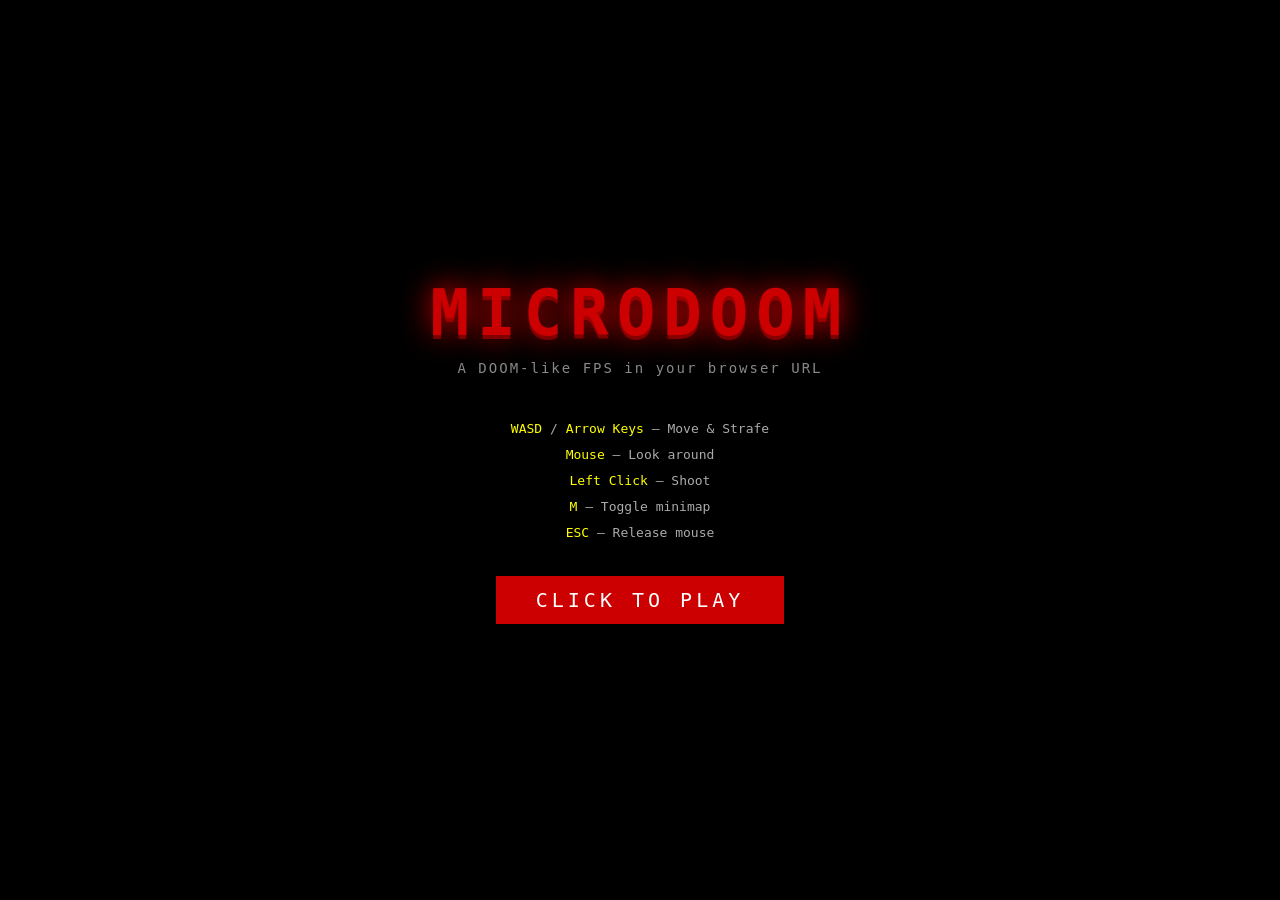
<file: play/microdoom_v1.0/index.html>
<!DOCTYPE html>
<html lang="en">
<head>
<meta charset="utf-8">
<meta name="viewport" content="width=device-width, initial-scale=1.0">
<title>MicroDOOM</title>
<style>
* { margin: 0; padding: 0; box-sizing: border-box; }
body { background: #000; overflow: hidden; font-family: monospace; }
#gameCanvas { display: block; image-rendering: pixelated; }
#startScreen {
  position: fixed; top: 0; left: 0; width: 100%; height: 100%;
  display: flex; flex-direction: column; align-items: center; justify-content: center;
  background: #000; z-index: 100; cursor: pointer;
}
#startScreen h1 {
  font-size: 64px; color: #c00; text-shadow: 0 0 30px #f00, 0 4px 0 #600;
  letter-spacing: 8px; margin-bottom: 10px;
}
#startScreen .sub {
  color: #888; font-size: 14px; margin-bottom: 40px; letter-spacing: 2px;
}
#startScreen .controls {
  color: #aaa; font-size: 13px; line-height: 2; text-align: center;
}
#startScreen .controls span { color: #ff0; }
#startScreen .start-btn {
  margin-top: 30px; padding: 12px 40px; font-size: 20px; font-family: monospace;
  background: #c00; color: #fff; border: none; cursor: pointer;
  letter-spacing: 4px; text-transform: uppercase;
}
#startScreen .start-btn:hover { background: #f00; }
#hud {
  position: fixed; bottom: 0; left: 0; width: 100%; height: 60px;
  background: linear-gradient(to bottom, #333, #111);
  border-top: 2px solid #555;
  display: flex; align-items: center; justify-content: space-around;
  z-index: 10; display: none;
}
.hud-item { text-align: center; }
.hud-label { color: #888; font-size: 11px; letter-spacing: 2px; }
.hud-value { color: #fff; font-size: 28px; font-weight: bold; }
#hudHp .hud-value { color: #0f0; }
#hudKills .hud-value { color: #ff0; }
#hudAmmo .hud-value { color: #0af; }
#overlay {
  position: fixed; top: 0; left: 0; width: 100%; height: 100%;
  display: none; align-items: center; justify-content: center;
  z-index: 50; flex-direction: column;
}
#overlay.dead-overlay { background: rgba(100,0,0,0.7); }
#overlay.win-overlay { background: rgba(0,50,0,0.7); }
#overlay h2 { font-size: 48px; color: #fff; text-shadow: 0 0 20px currentColor; margin-bottom: 20px; }
#overlay p { color: #ccc; font-size: 16px; cursor: pointer; }
#minimap {
  position: fixed; top: 10px; right: 10px; z-index: 10; display: none;
  border: 1px solid #555; opacity: 0.8;
}
#crosshair {
  position: fixed; top: 50%; left: 50%; transform: translate(-50%, -50%);
  z-index: 10; display: none; pointer-events: none;
}
#dmgFlash {
  position: fixed; top: 0; left: 0; width: 100%; height: 100%;
  pointer-events: none; z-index: 9; opacity: 0;
  background: radial-gradient(ellipse at center, transparent 30%, rgba(255,0,0,0.6) 100%);
  transition: opacity 0.1s;
}
</style>
</head>
<body>

<div id="startScreen">
  <h1>MICRODOOM</h1>
  <div class="sub">A DOOM-like FPS in your browser URL</div>
  <div class="controls">
    <span>WASD</span> / <span>Arrow Keys</span> — Move &amp; Strafe<br>
    <span>Mouse</span> — Look around<br>
    <span>Left Click</span> — Shoot<br>
    <span>M</span> — Toggle minimap<br>
    <span>ESC</span> — Release mouse
  </div>
  <button class="start-btn" id="startBtn">CLICK TO PLAY</button>
</div>

<canvas id="gameCanvas"></canvas>
<canvas id="minimap" width="160" height="160"></canvas>

<svg id="crosshair" width="30" height="30" viewBox="0 0 30 30">
  <line x1="15" y1="5" x2="15" y2="12" stroke="#0f0" stroke-width="2"/>
  <line x1="15" y1="18" x2="15" y2="25" stroke="#0f0" stroke-width="2"/>
  <line x1="5" y1="15" x2="12" y2="15" stroke="#0f0" stroke-width="2"/>
  <line x1="18" y1="15" x2="25" y2="15" stroke="#0f0" stroke-width="2"/>
  <circle cx="15" cy="15" r="1" fill="#0f0"/>
</svg>

<div id="dmgFlash"></div>

<div id="hud">
  <div class="hud-item" id="hudHp">
    <div class="hud-label">HEALTH</div>
    <div class="hud-value"><span id="hpVal">100</span>%</div>
  </div>
  <div class="hud-item" id="hudKills">
    <div class="hud-label">KILLS</div>
    <div class="hud-value"><span id="killVal">0</span>/<span id="totalVal">0</span></div>
  </div>
  <div class="hud-item" id="hudAmmo">
    <div class="hud-label">AMMO</div>
    <div class="hud-value">&infin;</div>
  </div>
</div>

<div id="overlay">
  <h2 id="overlayTitle"></h2>
  <p id="overlayMsg">Click to restart</p>
</div>

<script>
(function() {
  "use strict";

  // --- CONFIGURATION ---
  var SCREEN_W = 640;
  var SCREEN_H = 400;
  var FOV = Math.PI / 3;
  var HALF_FOV = FOV / 2;
  var NUM_RAYS = SCREEN_W;
  var MOVE_SPEED = 0.055;
  var ROT_SPEED = 0.04;
  var MOUSE_SENS = 0.002;
  var PLAYER_RADIUS = 0.25;

  // --- MAP ---
  // 0=empty, 1=gray wall, 2=red wall, 3=blue wall, 4=green wall, 5=brown wall
  var MAP = [
    [1,1,1,1,1,1,1,1,1,1,1,1,1,1,1,1,1,1,1,1,1,1,1,1],
    [1,0,0,0,0,0,0,0,0,0,0,0,0,0,0,0,0,0,0,0,0,0,0,1],
    [1,0,0,0,0,0,0,0,0,0,0,0,0,0,0,0,0,0,0,0,0,0,0,1],
    [1,0,0,2,2,2,0,0,0,0,0,0,0,0,0,5,5,0,0,0,0,0,0,1],
    [1,0,0,2,0,0,0,0,0,0,0,0,0,0,0,0,5,0,0,0,0,0,0,1],
    [1,0,0,2,0,0,0,0,0,0,0,0,0,0,0,0,0,0,0,0,0,0,0,1],
    [1,0,0,0,0,0,0,0,0,3,3,3,3,0,0,0,0,0,0,0,0,0,0,1],
    [1,0,0,0,0,0,0,0,0,3,0,0,3,0,0,0,0,0,4,4,4,0,0,1],
    [1,0,0,0,0,0,0,0,0,3,0,0,3,0,0,0,0,0,4,0,4,0,0,1],
    [1,0,0,0,0,0,0,0,0,3,3,0,3,0,0,0,0,0,4,0,0,0,0,1],
    [1,0,0,0,0,0,0,0,0,0,0,0,0,0,0,0,0,0,0,0,0,0,0,1],
    [1,0,0,0,0,0,0,0,0,0,0,0,0,0,0,0,0,0,0,0,0,0,0,1],
    [1,0,0,0,5,5,5,0,0,0,0,0,0,0,0,0,0,0,0,0,0,0,0,1],
    [1,0,0,0,5,0,5,0,0,0,0,0,2,2,2,2,0,0,0,0,0,0,0,1],
    [1,0,0,0,0,0,5,0,0,0,0,0,2,0,0,2,0,0,0,0,0,0,0,1],
    [1,0,0,0,0,0,0,0,0,0,0,0,2,0,0,0,0,0,0,0,0,0,0,1],
    [1,0,0,0,0,0,0,0,0,0,0,0,0,0,0,0,0,0,0,0,0,0,0,1],
    [1,0,0,0,0,0,0,0,0,0,0,0,0,0,0,0,0,4,4,4,4,0,0,1],
    [1,0,0,3,3,0,0,0,0,0,0,0,0,0,0,0,0,4,0,0,4,0,0,1],
    [1,0,0,3,0,0,0,0,0,0,0,0,0,0,0,0,0,4,0,0,4,0,0,1],
    [1,0,0,3,0,0,0,0,0,0,0,0,0,0,0,0,0,0,0,0,4,0,0,1],
    [1,0,0,0,0,0,0,0,0,0,0,0,0,0,0,0,0,0,0,0,0,0,0,1],
    [1,0,0,0,0,0,0,0,0,0,0,0,0,0,0,0,0,0,0,0,0,0,0,1],
    [1,1,1,1,1,1,1,1,1,1,1,1,1,1,1,1,1,1,1,1,1,1,1,1]
  ];
  var MAP_H = MAP.length;
  var MAP_W = MAP[0].length;

  // Wall colors: [base_r, base_g, base_b]
  var WALL_COLORS = {
    1: [160, 160, 160],
    2: [180, 50, 50],
    3: [50, 80, 180],
    4: [50, 160, 50],
    5: [160, 120, 60]
  };

  // --- PLAYER STATE ---
  var player = {
    x: 2.5,
    y: 2.5,
    angle: 0,
    hp: 100,
    kills: 0,
    shooting: 0,
    gunBob: 0,
    bobDir: 1
  };

  // --- ENEMIES ---
  function makeEnemy(x, y, hp, speed, type) {
    return {
      x: x, y: y, hp: hp, maxHp: hp, speed: speed,
      type: type, // 0=demon(red), 1=imp(yellow), 2=boss(purple)
      alive: true,
      hitTimer: 0,
      attackCooldown: 0,
      deathTimer: 0,
      seen: false
    };
  }

  var enemies = [
    // demons
    makeEnemy(5.5, 5.5, 3, 0.025, 0),
    makeEnemy(10.5, 10.5, 3, 0.028, 0),
    makeEnemy(15.5, 3.5, 3, 0.025, 0),
    makeEnemy(5.5, 14.5, 3, 0.027, 0),
    makeEnemy(20.5, 20.5, 3, 0.025, 0),
    // imps
    makeEnemy(3.5, 19.5, 4, 0.022, 1),
    makeEnemy(18.5, 8.5, 4, 0.020, 1),
    makeEnemy(13.5, 14.5, 4, 0.023, 1),
    makeEnemy(21.5, 2.5, 4, 0.021, 1),
    makeEnemy(8.5, 7.5, 4, 0.022, 1),
    // boss
    makeEnemy(12.5, 20.5, 10, 0.018, 2),
    makeEnemy(20.5, 12.5, 8, 0.020, 2),
  ];

  var totalEnemies = enemies.length;

  // --- CANVAS SETUP ---
  var canvas = document.getElementById("gameCanvas");
  var ctx = canvas.getContext("2d");
  canvas.width = SCREEN_W;
  canvas.height = SCREEN_H;

  var minimapCanvas = document.getElementById("minimap");
  var mctx = minimapCanvas.getContext("2d");

  // --- GAME STATE ---
  var gameStarted = false;
  var gameover = false;
  var gameWon = false;
  var showMinimap = false;
  var lastTime = 0;
  var dt = 0;

  // --- INPUT ---
  var keys = {};
  var mouseMovX = 0;

  document.addEventListener("keydown", function(e) {
    keys[e.code] = true;
    if (e.code === "KeyM" && gameStarted && !gameover && !gameWon) {
      showMinimap = !showMinimap;
      document.getElementById("minimap").style.display = showMinimap ? "block" : "none";
    }
  });
  document.addEventListener("keyup", function(e) {
    keys[e.code] = false;
  });
  document.addEventListener("mousemove", function(e) {
    if (document.pointerLockElement === canvas) {
      mouseMovX += e.movementX;
    }
  });
  canvas.addEventListener("mousedown", function(e) {
    if (e.button === 0 && gameStarted && !gameover && !gameWon) {
      playerShoot();
    }
  });

  // --- START GAME ---
  document.getElementById("startBtn").addEventListener("click", function() {
    startGame();
  });
  document.getElementById("startScreen").addEventListener("click", function(e) {
    if (e.target.id !== "startBtn") return;
  });

  document.getElementById("overlay").addEventListener("click", function() {
    restartGame();
  });

  function startGame() {
    document.getElementById("startScreen").style.display = "none";
    document.getElementById("hud").style.display = "flex";
    document.getElementById("crosshair").style.display = "block";
    document.getElementById("totalVal").textContent = totalEnemies;
    gameStarted = true;
    canvas.requestPointerLock();
  }

  function restartGame() {
    player.x = 2.5;
    player.y = 2.5;
    player.angle = 0;
    player.hp = 100;
    player.kills = 0;
    player.shooting = 0;
    gameover = false;
    gameWon = false;

    enemies = [
      makeEnemy(5.5, 5.5, 3, 0.025, 0),
      makeEnemy(10.5, 10.5, 3, 0.028, 0),
      makeEnemy(15.5, 3.5, 3, 0.025, 0),
      makeEnemy(5.5, 14.5, 3, 0.027, 0),
      makeEnemy(20.5, 20.5, 3, 0.025, 0),
      makeEnemy(3.5, 19.5, 4, 0.022, 1),
      makeEnemy(18.5, 8.5, 4, 0.020, 1),
      makeEnemy(13.5, 14.5, 4, 0.023, 1),
      makeEnemy(21.5, 2.5, 4, 0.021, 1),
      makeEnemy(8.5, 7.5, 4, 0.022, 1),
      makeEnemy(12.5, 20.5, 10, 0.018, 2),
      makeEnemy(20.5, 12.5, 8, 0.020, 2),
    ];

    document.getElementById("overlay").style.display = "none";
    document.getElementById("overlay").className = "";
    canvas.requestPointerLock();
  }

  // --- AUDIO (Web Audio API - procedural) ---
  var audioCtx = null;
  function ensureAudio() {
    if (!audioCtx) {
      audioCtx = new (window.AudioContext || window.webkitAudioContext)();
    }
  }

  function playSound(freq, duration, type, vol) {
    try {
      ensureAudio();
      var osc = audioCtx.createOscillator();
      var gain = audioCtx.createGain();
      osc.type = type || "square";
      osc.frequency.setValueAtTime(freq, audioCtx.currentTime);
      osc.frequency.exponentialRampToValueAtTime(freq * 0.3, audioCtx.currentTime + duration);
      gain.gain.setValueAtTime(vol || 0.15, audioCtx.currentTime);
      gain.gain.exponentialRampToValueAtTime(0.001, audioCtx.currentTime + duration);
      osc.connect(gain);
      gain.connect(audioCtx.destination);
      osc.start();
      osc.stop(audioCtx.currentTime + duration);
    } catch(e) {}
  }

  function playShotSound() {
    playSound(200, 0.15, "sawtooth", 0.2);
    playSound(80, 0.2, "square", 0.15);
  }

  function playHitSound() {
    playSound(400, 0.1, "square", 0.1);
  }

  function playHurtSound() {
    playSound(100, 0.3, "sawtooth", 0.2);
  }

  function playDeathSound() {
    playSound(300, 0.1, "square", 0.15);
    setTimeout(function() { playSound(200, 0.1, "square", 0.12); }, 100);
    setTimeout(function() { playSound(100, 0.3, "sawtooth", 0.1); }, 200);
  }

  // --- COLLISION ---
  function isWall(x, y) {
    var mx = Math.floor(x);
    var my = Math.floor(y);
    if (mx < 0 || mx >= MAP_W || my < 0 || my >= MAP_H) return true;
    return MAP[my][mx] > 0;
  }

  function canMoveTo(x, y) {
    var r = PLAYER_RADIUS;
    return !isWall(x - r, y - r) && !isWall(x + r, y - r) &&
           !isWall(x - r, y + r) && !isWall(x + r, y + r);
  }

  // --- LINE OF SIGHT ---
  function hasLineOfSight(x1, y1, x2, y2) {
    var dx = x2 - x1;
    var dy = y2 - y1;
    var dist = Math.sqrt(dx * dx + dy * dy);
    var steps = Math.ceil(dist * 10);
    for (var i = 0; i <= steps; i++) {
      var t = i / steps;
      var cx = x1 + dx * t;
      var cy = y1 + dy * t;
      if (isWall(cx, cy)) return false;
    }
    return true;
  }

  // --- SHOOTING ---
  function playerShoot() {
    if (player.shooting > 0) return;
    player.shooting = 8;
    playShotSound();

    // Find closest enemy in crosshair
    var bestDist = 999;
    var bestEnemy = null;

    for (var i = 0; i < enemies.length; i++) {
      var e = enemies[i];
      if (!e.alive) continue;

      var dx = e.x - player.x;
      var dy = e.y - player.y;
      var dist = Math.sqrt(dx * dx + dy * dy);

      var angle = Math.atan2(dy, dx) - player.angle;
      while (angle > Math.PI) angle -= Math.PI * 2;
      while (angle < -Math.PI) angle += Math.PI * 2;

      // Wider hitbox for closer enemies
      var hitWidth = Math.min(0.3, 0.8 / dist);

      if (Math.abs(angle) < hitWidth && dist < bestDist) {
        if (hasLineOfSight(player.x, player.y, e.x, e.y)) {
          bestDist = dist;
          bestEnemy = e;
        }
      }
    }

    if (bestEnemy) {
      bestEnemy.hp--;
      bestEnemy.hitTimer = 10;
      playHitSound();

      if (bestEnemy.hp <= 0) {
        bestEnemy.alive = false;
        bestEnemy.deathTimer = 30;
        player.kills++;
        playDeathSound();
        document.getElementById("killVal").textContent = player.kills;

        if (player.kills >= totalEnemies) {
          gameWon = true;
          document.getElementById("overlay").style.display = "flex";
          document.getElementById("overlay").className = "win-overlay";
          document.getElementById("overlayTitle").textContent = "YOU WIN!";
          document.getElementById("overlayTitle").style.color = "#0f0";
          document.exitPointerLock();
        }
      }
    }
  }

  // --- UPDATE ---
  function update(dt60) {
    if (!gameStarted || gameover || gameWon) return;

    // Mouse look
    player.angle += mouseMovX * MOUSE_SENS;
    mouseMovX = 0;

    // Keyboard rotation
    if (keys["ArrowLeft"]) player.angle -= ROT_SPEED * dt60;
    if (keys["ArrowRight"]) player.angle += ROT_SPEED * dt60;

    // Movement
    var moveX = 0;
    var moveY = 0;
    var moving = false;

    if (keys["KeyW"] || keys["ArrowUp"]) {
      moveX += Math.cos(player.angle) * MOVE_SPEED;
      moveY += Math.sin(player.angle) * MOVE_SPEED;
      moving = true;
    }
    if (keys["KeyS"] || keys["ArrowDown"]) {
      moveX -= Math.cos(player.angle) * MOVE_SPEED;
      moveY -= Math.sin(player.angle) * MOVE_SPEED;
      moving = true;
    }
    if (keys["KeyA"]) {
      moveX += Math.cos(player.angle - Math.PI / 2) * MOVE_SPEED;
      moveY += Math.sin(player.angle - Math.PI / 2) * MOVE_SPEED;
      moving = true;
    }
    if (keys["KeyD"]) {
      moveX += Math.cos(player.angle + Math.PI / 2) * MOVE_SPEED;
      moveY += Math.sin(player.angle + Math.PI / 2) * MOVE_SPEED;
      moving = true;
    }

    // Apply movement with wall sliding
    moveX *= dt60;
    moveY *= dt60;

    if (canMoveTo(player.x + moveX, player.y)) player.x += moveX;
    if (canMoveTo(player.x, player.y + moveY)) player.y += moveY;

    // Gun bob
    if (moving) {
      player.gunBob += 0.12 * dt60 * player.bobDir;
      if (player.gunBob > 1) player.bobDir = -1;
      if (player.gunBob < -1) player.bobDir = 1;
    } else {
      player.gunBob *= 0.9;
    }

    // Shooting timer
    if (player.shooting > 0) player.shooting -= dt60;

    // Enemy AI
    for (var i = 0; i < enemies.length; i++) {
      var e = enemies[i];

      if (!e.alive) {
        if (e.deathTimer > 0) e.deathTimer -= dt60;
        continue;
      }

      if (e.hitTimer > 0) e.hitTimer -= dt60;
      if (e.attackCooldown > 0) e.attackCooldown -= dt60;

      var dx = player.x - e.x;
      var dy = player.y - e.y;
      var dist = Math.sqrt(dx * dx + dy * dy);

      // Check if enemy can see player
      var canSee = dist < 15 && hasLineOfSight(e.x, e.y, player.x, player.y);
      if (canSee) e.seen = true;

      if (e.seen && dist > 0.6) {
        // Move toward player
        var nx = dx / dist;
        var ny = dy / dist;
        var spd = e.speed * dt60;

        // Add some randomness to movement
        nx += (Math.random() - 0.5) * 0.3;
        ny += (Math.random() - 0.5) * 0.3;

        var newX = e.x + nx * spd;
        var newY = e.y + ny * spd;

        // Collision with walls
        if (!isWall(newX, e.y)) e.x = newX;
        if (!isWall(e.x, newY)) e.y = newY;

        // Collision with other enemies
        for (var j = 0; j < enemies.length; j++) {
          if (i === j || !enemies[j].alive) continue;
          var edx = e.x - enemies[j].x;
          var edy = e.y - enemies[j].y;
          var eDist = Math.sqrt(edx * edx + edy * edy);
          if (eDist < 0.5 && eDist > 0) {
            e.x += (edx / eDist) * 0.01;
            e.y += (edy / eDist) * 0.01;
          }
        }
      }

      // Attack player
      if (dist < 1.0 && e.attackCooldown <= 0 && canSee) {
        var damage = e.type === 2 ? 12 : (e.type === 1 ? 8 : 5);
        damage += Math.floor(Math.random() * 5);
        player.hp -= damage;
        e.attackCooldown = 40 + Math.random() * 20;
        playHurtSound();

        // Damage flash
        var flash = document.getElementById("dmgFlash");
        flash.style.opacity = "0.6";
        setTimeout(function() { flash.style.opacity = "0"; }, 150);

        if (player.hp <= 0) {
          player.hp = 0;
          gameover = true;
          document.getElementById("overlay").style.display = "flex";
          document.getElementById("overlay").className = "dead-overlay";
          document.getElementById("overlayTitle").textContent = "YOU DIED";
          document.getElementById("overlayTitle").style.color = "#f00";
          document.exitPointerLock();
        }
      }
    }

    // Update HUD
    document.getElementById("hpVal").textContent = Math.max(0, player.hp);
    var hpColor = player.hp > 60 ? "#0f0" : (player.hp > 30 ? "#ff0" : "#f00");
    document.querySelector("#hudHp .hud-value").style.color = hpColor;
  }

  // --- RAYCASTING RENDER ---
  function render() {
    ctx.fillStyle = "#000";
    ctx.fillRect(0, 0, SCREEN_W, SCREEN_H);

    // Ceiling
    var ceilGrad = ctx.createLinearGradient(0, 0, 0, SCREEN_H / 2);
    ceilGrad.addColorStop(0, "#111");
    ceilGrad.addColorStop(1, "#333");
    ctx.fillStyle = ceilGrad;
    ctx.fillRect(0, 0, SCREEN_W, SCREEN_H / 2);

    // Floor
    var floorGrad = ctx.createLinearGradient(0, SCREEN_H / 2, 0, SCREEN_H);
    floorGrad.addColorStop(0, "#222");
    floorGrad.addColorStop(1, "#444");
    ctx.fillStyle = floorGrad;
    ctx.fillRect(0, SCREEN_H / 2, SCREEN_W, SCREEN_H / 2);

    // Raycasting
    var zBuffer = new Float64Array(NUM_RAYS);

    for (var i = 0; i < NUM_RAYS; i++) {
      var rayAngle = player.angle - HALF_FOV + (i / NUM_RAYS) * FOV;
      var sin = Math.sin(rayAngle);
      var cos = Math.cos(rayAngle);

      // DDA algorithm
      var mapX = Math.floor(player.x);
      var mapY = Math.floor(player.y);

      var deltaDistX = Math.abs(1 / cos);
      var deltaDistY = Math.abs(1 / sin);

      var stepX, stepY, sideDistX, sideDistY;

      if (cos < 0) {
        stepX = -1;
        sideDistX = (player.x - mapX) * deltaDistX;
      } else {
        stepX = 1;
        sideDistX = (mapX + 1 - player.x) * deltaDistX;
      }
      if (sin < 0) {
        stepY = -1;
        sideDistY = (player.y - mapY) * deltaDistY;
      } else {
        stepY = 1;
        sideDistY = (mapY + 1 - player.y) * deltaDistY;
      }

      var hit = 0;
      var side = 0;
      var wallType = 1;

      while (hit === 0) {
        if (sideDistX < sideDistY) {
          sideDistX += deltaDistX;
          mapX += stepX;
          side = 0;
        } else {
          sideDistY += deltaDistY;
          mapY += stepY;
          side = 1;
        }
        if (mapX < 0 || mapX >= MAP_W || mapY < 0 || mapY >= MAP_H) { hit = 1; break; }
        if (MAP[mapY][mapX] > 0) {
          hit = 1;
          wallType = MAP[mapY][mapX];
        }
      }

      var perpDist;
      if (side === 0) {
        perpDist = (mapX - player.x + (1 - stepX) / 2) / cos;
      } else {
        perpDist = (mapY - player.y + (1 - stepY) / 2) / sin;
      }

      // Fix fisheye
      var correctedDist = perpDist * Math.cos(rayAngle - player.angle);
      zBuffer[i] = correctedDist;

      if (correctedDist <= 0) correctedDist = 0.01;

      var lineHeight = SCREEN_H / correctedDist;
      var drawStart = (SCREEN_H - lineHeight) / 2;

      // Wall texture: use hit position for stripe effect
      var wallX;
      if (side === 0) {
        wallX = player.y + perpDist * sin;
      } else {
        wallX = player.x + perpDist * cos;
      }
      wallX -= Math.floor(wallX);

      // Color with shading
      var colors = WALL_COLORS[wallType] || [150, 150, 150];
      var shade = Math.max(0.1, 1 - correctedDist / 14);
      if (side === 1) shade *= 0.7;

      // Stripe texture effect
      var texShade = 1;
      var wx16 = Math.floor(wallX * 16);
      if (wx16 === 0 || wx16 === 15) texShade = 0.7;
      if (wx16 === 7 || wx16 === 8) texShade = 0.85;

      var r = Math.floor(colors[0] * shade * texShade);
      var g = Math.floor(colors[1] * shade * texShade);
      var b = Math.floor(colors[2] * shade * texShade);

      ctx.fillStyle = "rgb(" + r + "," + g + "," + b + ")";
      ctx.fillRect(i, drawStart, 1, lineHeight);

      // Wall edge darkening
      if (wallX < 0.02 || wallX > 0.98) {
        ctx.fillStyle = "rgba(0,0,0,0.3)";
        ctx.fillRect(i, drawStart, 1, lineHeight);
      }
    }

    // --- RENDER SPRITES (enemies) ---
    var spriteList = [];
    for (var i = 0; i < enemies.length; i++) {
      var e = enemies[i];
      if (!e.alive && e.deathTimer <= 0) continue;
      var dx = e.x - player.x;
      var dy = e.y - player.y;
      spriteList.push({
        idx: i,
        dist: dx * dx + dy * dy,
        dx: dx,
        dy: dy
      });
    }
    spriteList.sort(function(a, b) { return b.dist - a.dist; });

    for (var si = 0; si < spriteList.length; si++) {
      var sp = spriteList[si];
      var e = enemies[sp.idx];
      var dist = Math.sqrt(sp.dist);

      var spriteAngle = Math.atan2(sp.dy, sp.dx) - player.angle;
      while (spriteAngle > Math.PI) spriteAngle -= Math.PI * 2;
      while (spriteAngle < -Math.PI) spriteAngle += Math.PI * 2;

      if (Math.abs(spriteAngle) > HALF_FOV + 0.3) continue;

      var screenX = SCREEN_W / 2 + (spriteAngle / HALF_FOV) * (SCREEN_W / 2);
      var spriteHeight = Math.min(SCREEN_H * 1.5, SCREEN_H / dist);
      var spriteWidth = spriteHeight * 0.6;

      if (e.type === 2) {
        spriteHeight *= 1.4;
        spriteWidth *= 1.3;
      }

      var spriteTop = (SCREEN_H - spriteHeight) / 2;
      var spriteLeft = screenX - spriteWidth / 2;

      // Calculate perpendicular distance for zbuffer comparison
      var perpSpriteDist = dist * Math.cos(spriteAngle);

      // Brightness
      var bright = Math.max(0.15, 1 - dist / 14);

      // Colors based on type
      var bodyR, bodyG, bodyB, eyeColor;
      if (e.type === 0) { // Demon - red
        bodyR = Math.floor(200 * bright);
        bodyG = Math.floor(50 * bright);
        bodyB = Math.floor(50 * bright);
        eyeColor = "rgb(255," + Math.floor(150 * bright) + ",0)";
      } else if (e.type === 1) { // Imp - yellow/brown
        bodyR = Math.floor(180 * bright);
        bodyG = Math.floor(140 * bright);
        bodyB = Math.floor(40 * bright);
        eyeColor = "rgb(255," + Math.floor(200 * bright) + ",0)";
      } else { // Boss - purple
        bodyR = Math.floor(140 * bright);
        bodyG = Math.floor(40 * bright);
        bodyB = Math.floor(180 * bright);
        eyeColor = "rgb(255," + Math.floor(50 * bright) + "," + Math.floor(50 * bright) + ")";
      }

      // Hit flash
      if (e.hitTimer > 0) {
        bodyR = 255; bodyG = 255; bodyB = 255;
      }

      // Death - fallen
      if (!e.alive) {
        var alpha = e.deathTimer / 30;
        ctx.globalAlpha = alpha;
        ctx.fillStyle = "rgb(" + Math.floor(100 * bright) + ",0,0)";
        ctx.fillRect(spriteLeft, spriteTop + spriteHeight * 0.7, spriteWidth, spriteHeight * 0.15);
        ctx.globalAlpha = 1;
        continue;
      }

      var bodyCol = "rgb(" + bodyR + "," + bodyG + "," + bodyB + ")";
      var darkCol = "rgb(" + Math.floor(bodyR * 0.6) + "," + Math.floor(bodyG * 0.6) + "," + Math.floor(bodyB * 0.6) + ")";

      // Draw sprite column by column (zbuffer check)
      // Head
      var headR = spriteWidth * 0.25;
      var headCx = screenX;
      var headCy = spriteTop + spriteHeight * 0.15;

      // Only draw visible columns
      for (var col = Math.floor(spriteLeft); col < Math.ceil(spriteLeft + spriteWidth); col++) {
        if (col < 0 || col >= SCREEN_W) continue;
        if (perpSpriteDist >= zBuffer[col]) continue;

        var relX = (col - spriteLeft) / spriteWidth; // 0 to 1

        // Head (circle approximation)
        var headLeft = 0.3, headRight = 0.7;
        if (relX > headLeft && relX < headRight) {
          var headRelX = (relX - headLeft) / (headRight - headLeft) - 0.5;
          var headH = Math.sqrt(Math.max(0, 0.25 - headRelX * headRelX)) * 2;
          var headTop = headCy - headR * headH;
          var headBot = headCy + headR * headH;
          ctx.fillStyle = bodyCol;
          ctx.fillRect(col, headTop, 1, headBot - headTop);

          // Eyes
          if (relX > 0.38 && relX < 0.46) {
            var eyeY = headCy - headR * 0.1;
            ctx.fillStyle = eyeColor;
            ctx.fillRect(col, eyeY, 1, Math.max(2, spriteWidth * 0.06));
          }
          if (relX > 0.54 && relX < 0.62) {
            var eyeY = headCy - headR * 0.1;
            ctx.fillStyle = eyeColor;
            ctx.fillRect(col, eyeY, 1, Math.max(2, spriteWidth * 0.06));
          }
        }

        // Horns for demons and boss
        if (e.type === 0 || e.type === 2) {
          if (relX > 0.2 && relX < 0.3) {
            var hornTop = spriteTop;
            var hornBot = spriteTop + spriteHeight * 0.1;
            ctx.fillStyle = darkCol;
            ctx.fillRect(col, hornTop, 1, hornBot - hornTop);
          }
          if (relX > 0.7 && relX < 0.8) {
            var hornTop = spriteTop;
            var hornBot = spriteTop + spriteHeight * 0.1;
            ctx.fillStyle = darkCol;
            ctx.fillRect(col, hornTop, 1, hornBot - hornTop);
          }
        }

        // Body
        var bodyLeft = 0.2, bodyRight = 0.8;
        if (relX > bodyLeft && relX < bodyRight) {
          var bodyTop = spriteTop + spriteHeight * 0.28;
          var bodyBot = spriteTop + spriteHeight * 0.72;
          ctx.fillStyle = bodyCol;
          ctx.fillRect(col, bodyTop, 1, bodyBot - bodyTop);

          // Belt/detail
          var beltY = spriteTop + spriteHeight * 0.5;
          ctx.fillStyle = darkCol;
          ctx.fillRect(col, beltY, 1, Math.max(1, spriteHeight * 0.03));
        }

        // Arms
        if ((relX > 0.05 && relX < 0.2) || (relX > 0.8 && relX < 0.95)) {
          var armTop = spriteTop + spriteHeight * 0.3;
          var armBot = spriteTop + spriteHeight * 0.58;
          ctx.fillStyle = darkCol;
          ctx.fillRect(col, armTop, 1, armBot - armTop);
        }

        // Legs
        if (relX > 0.25 && relX < 0.42) {
          var legTop = spriteTop + spriteHeight * 0.72;
          var legBot = spriteTop + spriteHeight * 0.95;
          ctx.fillStyle = darkCol;
          ctx.fillRect(col, legTop, 1, legBot - legTop);
        }
        if (relX > 0.58 && relX < 0.75) {
          var legTop = spriteTop + spriteHeight * 0.72;
          var legBot = spriteTop + spriteHeight * 0.95;
          ctx.fillStyle = darkCol;
          ctx.fillRect(col, legTop, 1, legBot - legTop);
        }
      }

      // Health bar for boss
      if (e.type === 2 && dist < 10) {
        var barW = spriteWidth * 0.8;
        var barH = 4;
        var barX = screenX - barW / 2;
        var barY = spriteTop - 10;
        ctx.fillStyle = "#300";
        ctx.fillRect(barX, barY, barW, barH);
        ctx.fillStyle = "#f00";
        ctx.fillRect(barX, barY, barW * (e.hp / e.maxHp), barH);
      }
    }

    // --- WEAPON ---
    var gunOffY = player.gunBob * 5;
    var gunKick = player.shooting > 0 ? Math.max(0, player.shooting) * 3 : 0;

    // Gun body
    var gunX = SCREEN_W / 2 + 30;
    var gunY = SCREEN_H - 100 + gunOffY + gunKick;

    // Shadow
    ctx.fillStyle = "rgba(0,0,0,0.4)";
    ctx.fillRect(gunX - 5, gunY + 5, 25, 105);

    // Barrel
    ctx.fillStyle = "#555";
    ctx.fillRect(gunX, gunY - 20, 18, 100);
    ctx.fillStyle = "#777";
    ctx.fillRect(gunX + 2, gunY - 20, 14, 80);

    // Barrel hole
    ctx.fillStyle = "#222";
    ctx.beginPath();
    ctx.arc(gunX + 9, gunY - 20, 5, 0, Math.PI * 2);
    ctx.fill();

    // Handle
    ctx.fillStyle = "#664422";
    ctx.fillRect(gunX - 8, gunY + 50, 34, 55);
    ctx.fillStyle = "#553311";
    ctx.fillRect(gunX - 5, gunY + 55, 28, 45);

    // Trigger guard
    ctx.strokeStyle = "#444";
    ctx.lineWidth = 2;
    ctx.beginPath();
    ctx.arc(gunX + 9, gunY + 55, 8, 0, Math.PI);
    ctx.stroke();

    // Muzzle flash
    if (player.shooting > 4) {
      var flashSize = 25 + Math.random() * 15;
      ctx.fillStyle = "rgba(255,200,50,0.9)";
      ctx.beginPath();
      ctx.arc(gunX + 9, gunY - 25, flashSize, 0, Math.PI * 2);
      ctx.fill();
      ctx.fillStyle = "rgba(255,255,200,0.8)";
      ctx.beginPath();
      ctx.arc(gunX + 9, gunY - 25, flashSize * 0.5, 0, Math.PI * 2);
      ctx.fill();
      // Light rays
      ctx.strokeStyle = "rgba(255,220,100,0.4)";
      ctx.lineWidth = 2;
      for (var r = 0; r < 6; r++) {
        var rAngle = r * Math.PI / 3 + Math.random() * 0.3;
        ctx.beginPath();
        ctx.moveTo(gunX + 9, gunY - 25);
        ctx.lineTo(
          gunX + 9 + Math.cos(rAngle) * flashSize * 1.5,
          gunY - 25 + Math.sin(rAngle) * flashSize * 1.5
        );
        ctx.stroke();
      }
    }

    // Minimap
    if (showMinimap) renderMinimap();
  }

  // --- MINIMAP ---
  function renderMinimap() {
    var scale = 160 / Math.max(MAP_W, MAP_H);
    mctx.fillStyle = "rgba(0,0,0,0.8)";
    mctx.fillRect(0, 0, 160, 160);

    for (var y = 0; y < MAP_H; y++) {
      for (var x = 0; x < MAP_W; x++) {
        if (MAP[y][x] > 0) {
          var colors = WALL_COLORS[MAP[y][x]] || [150, 150, 150];
          mctx.fillStyle = "rgb(" + colors[0] + "," + colors[1] + "," + colors[2] + ")";
          mctx.fillRect(x * scale, y * scale, scale, scale);
        }
      }
    }

    // Enemies
    for (var i = 0; i < enemies.length; i++) {
      var e = enemies[i];
      if (!e.alive) continue;
      mctx.fillStyle = e.type === 0 ? "#f00" : (e.type === 1 ? "#ff0" : "#f0f");
      mctx.fillRect(e.x * scale - 2, e.y * scale - 2, 4, 4);
    }

    // Player
    mctx.fillStyle = "#0f0";
    mctx.fillRect(player.x * scale - 2, player.y * scale - 2, 4, 4);

    // Direction
    mctx.strokeStyle = "#0f0";
    mctx.lineWidth = 1;
    mctx.beginPath();
    mctx.moveTo(player.x * scale, player.y * scale);
    mctx.lineTo(
      player.x * scale + Math.cos(player.angle) * 10,
      player.y * scale + Math.sin(player.angle) * 10
    );
    mctx.stroke();
  }

  // --- MAIN LOOP ---
  function gameLoop(timestamp) {
    if (lastTime === 0) lastTime = timestamp;
    dt = (timestamp - lastTime) / 16.67; // normalize to ~60fps
    if (dt > 3) dt = 3; // cap delta
    lastTime = timestamp;

    update(dt);
    render();
    requestAnimationFrame(gameLoop);
  }

  // --- RESIZE ---
  function resize() {
    var maxW = window.innerWidth;
    var maxH = window.innerHeight - 60; // account for HUD
    var scale = Math.min(maxW / SCREEN_W, maxH / SCREEN_H);

    canvas.style.width = Math.floor(SCREEN_W * scale) + "px";
    canvas.style.height = Math.floor(SCREEN_H * scale) + "px";
    canvas.style.marginLeft = Math.floor((maxW - SCREEN_W * scale) / 2) + "px";
    canvas.style.marginTop = Math.floor((maxH - SCREEN_H * scale) / 2) + "px";
  }

  window.addEventListener("resize", resize);
  resize();

  requestAnimationFrame(gameLoop);
})();
</script>
</body>
</html>
</file>
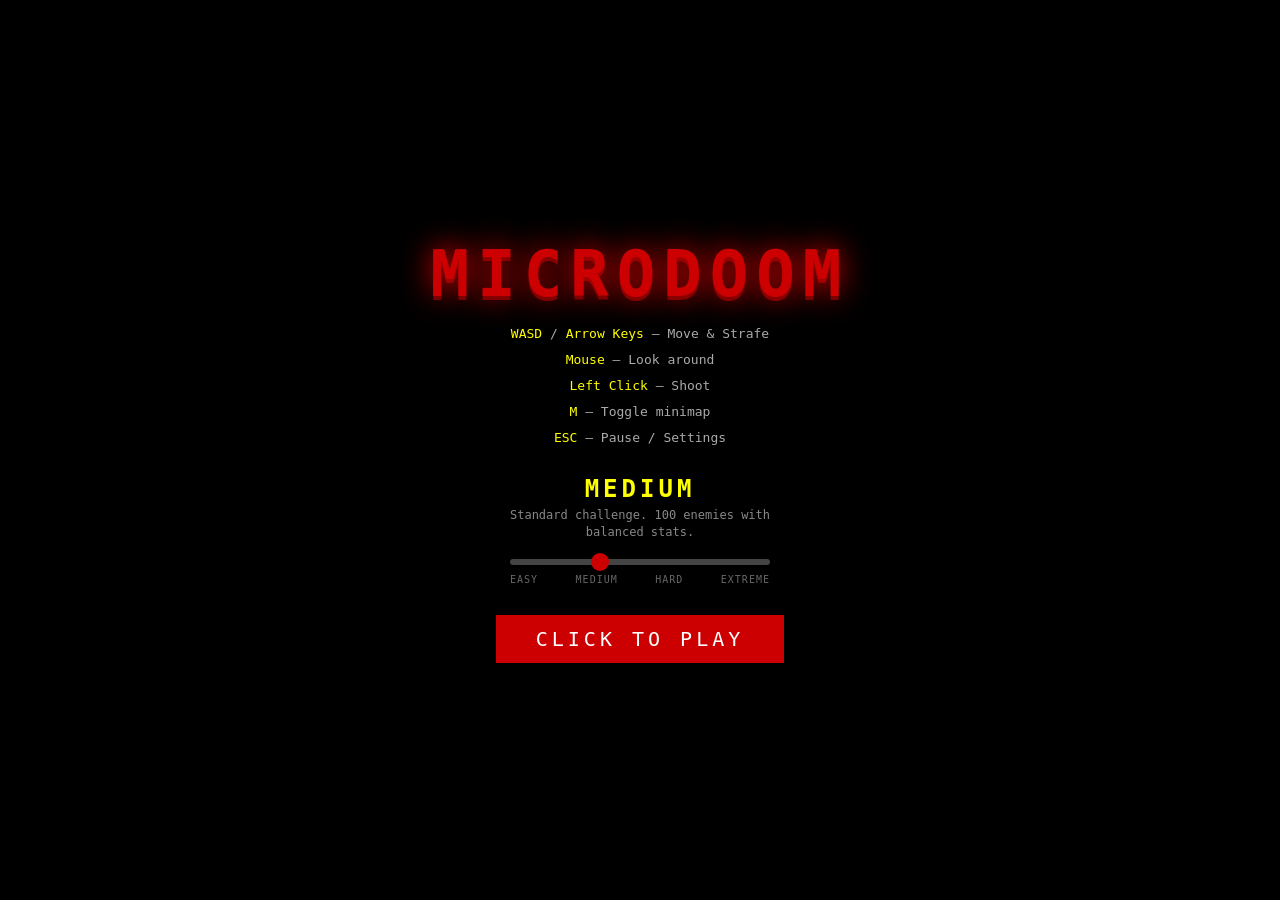
<file: start/microdoom/v1.1/index.html>
<!DOCTYPE html>
<html lang="en">
    <head>
        <meta charset="utf-8">
        <meta name="viewport" content="width=device-width, initial-scale=1.0">
        <title>MicroDOOM</title>
        <style>
            * { margin: 0; padding: 0; box-sizing: border-box; }
            body { background: #000; overflow: hidden; font-family: monospace; }
            #gameCanvas { display: block; image-rendering: pixelated; }
            #startScreen {
                position: fixed; top: 0; left: 0; width: 100%; height: 100%;
                display: flex; flex-direction: column; align-items: center; justify-content: center;
                background: #000; z-index: 100; cursor: pointer;
            }
            #startScreen h1 {
                font-size: 64px; color: #c00; text-shadow: 0 0 30px #f00, 0 4px 0 #600;
                letter-spacing: 8px; margin-bottom: 10px;
            }
            #startScreen .sub { color: #888; font-size: 14px; margin-bottom: 40px; letter-spacing: 2px; }
            #startScreen .controls { color: #aaa; font-size: 13px; line-height: 2; text-align: center; }
            #startScreen .controls span { color: #ff0; }
            #startScreen .start-btn {
                margin-top: 30px; padding: 12px 40px; font-size: 20px; font-family: monospace;
                background: #c00; color: #fff; border: none; cursor: pointer;
                letter-spacing: 4px; text-transform: uppercase;
            }
            #startScreen .start-btn:hover { background: #f00; }
            #difficultyPicker {
                margin-top: 24px; text-align: center; width: 320px;
            }
            #diffLabel {
                font-size: 24px; color: #ff0; letter-spacing: 4px; font-weight: bold;
                margin-bottom: 4px;
            }
            #diffDesc {
                font-size: 12px; color: #888; margin-bottom: 12px; min-height: 30px;
                line-height: 1.4;
            }
            #diffSlider {
                -webkit-appearance: none; appearance: none; width: 260px; height: 6px;
                background: #444; border-radius: 3px; outline: none;
            }
            #diffSlider::-webkit-slider-thumb {
                -webkit-appearance: none; width: 18px; height: 18px;
                background: #c00; border-radius: 50%; cursor: pointer;
            }
            #diffNames {
                display: flex; justify-content: space-between; width: 260px;
                margin: 6px auto 0; font-size: 10px; color: #666; letter-spacing: 1px;
            }
            #hud {
                position: fixed; bottom: 0; left: 0; width: 100%; height: 60px;
                background: linear-gradient(to bottom, #333, #111);
                border-top: 2px solid #555;
                display: flex; align-items: center; justify-content: space-around;
                z-index: 10; display: none;
            }
            .hud-item { text-align: center; }
            .hud-label { color: #888; font-size: 11px; letter-spacing: 2px; }
            .hud-value { color: #fff; font-size: 28px; font-weight: bold; }
            #hudHp .hud-value { color: #0f0; }
            #hudKills .hud-value { color: #ff0; }
            #hudAmmo .hud-value { color: #0af; }
            #overlay {
                position: fixed; top: 0; left: 0; width: 100%; height: 100%;
                display: none; align-items: center; justify-content: center;
                z-index: 50; flex-direction: column;
            }
            #overlay.dead-overlay { background: rgba(100,0,0,0.7); }
            #overlay.win-overlay { background: rgba(0,50,0,0.7); }
            #overlay.win-overlay #overlayMsg { display: none; }
            #overlay h2 { font-size: 48px; color: #fff; text-shadow: 0 0 20px currentColor; margin-bottom: 20px; }
            #overlay p { color: #ccc; font-size: 16px; cursor: pointer; }
            #creditsWrap {
                position: relative; width: 100%; max-width: 400px;
                height: 300px; overflow: hidden; margin-top: 10px;
                mask-image: linear-gradient(transparent, #000 15%, #000 85%, transparent);
                -webkit-mask-image: linear-gradient(transparent, #000 15%, #000 85%, transparent);
            }
            #creditsScroll {
                position: absolute; width: 100%; text-align: center;
                animation: scrollCredits 30s linear infinite;
            }
            #creditsScroll .credit-line {
                color: #ccc; font-size: 14px; line-height: 2.2; letter-spacing: 1px;
            }
            #creditsScroll .credit-line.heading {
                color: #ff0; font-size: 16px; font-weight: bold; margin-top: 12px;
            }
            @keyframes scrollCredits {
                0%   { transform: translateY(100%); }
                100% { transform: translateY(-100%); }
            }
            #minimap {
                position: fixed; top: 10px; right: 10px; z-index: 10; display: none;
                border: 1px solid #555; opacity: 0.8;
            }
            #crosshair {
                position: fixed; top: 50%; left: 50%; transform: translate(-50%, -50%);
                z-index: 10; display: none; pointer-events: none;
            }
            #dmgFlash {
                position: fixed; top: 0; left: 0; width: 100%; height: 100%;
                pointer-events: none; z-index: 9; opacity: 0;
                background: radial-gradient(ellipse at center, transparent 30%, rgba(255,0,0,0.6) 100%);
                transition: opacity 0.1s;
            }
            #versionLabel {
                position: fixed; bottom: 68px; right: 8px;
                z-index: 11; pointer-events: none;
                font-size: 11px; color: rgba(255,255,255,0.35);
                background: rgba(0,0,0,0.25);
                backdrop-filter: blur(4px); -webkit-backdrop-filter: blur(4px);
                padding: 2px 7px; border-radius: 3px;
                letter-spacing: 1px; display: none;
            }
            #devModeLabel {
                position: fixed; bottom: 84px; right: 8px;
                z-index: 12; pointer-events: none;
                font-size: 28px; font-weight: bold; color: #f00;
                text-shadow: 0 0 12px #f00, 0 0 24px #f00, 0 0 40px #c00;
                letter-spacing: 4px; display: none;
                animation: devPulse 1.5s ease-in-out infinite;
            }
            @keyframes devPulse {
                0%, 100% { opacity: 1; }
                50% { opacity: 0.6; }
            }
            #devPanel {
                position: fixed; top: 10px; left: 10px;
                z-index: 300; display: none;
                background: rgba(20,0,0,0.92); border: 2px solid #f00;
                border-radius: 8px; padding: 16px 20px;
                font-family: monospace; color: #fff; font-size: 12px;
                max-height: 90vh; overflow-y: auto;
                box-shadow: 0 0 30px rgba(255,0,0,0.3);
                min-width: 320px;
            }
            #devPanel h3 {
                color: #f00; font-size: 16px; letter-spacing: 3px;
                margin-bottom: 12px; text-align: center;
                text-shadow: 0 0 8px #f00;
            }
            #devPanel .dev-row {
                display: flex; align-items: center; justify-content: space-between;
                margin-bottom: 10px; gap: 8px;
            }
            #devPanel .dev-label {
                color: #aaa; font-size: 11px; letter-spacing: 1px; min-width: 100px;
            }
            #devPanel .dev-controls {
                display: flex; align-items: center; gap: 6px;
            }
            #devPanel input[type="range"] {
                -webkit-appearance: none; appearance: none; width: 100px; height: 5px;
                background: #444; border-radius: 3px; outline: none;
            }
            #devPanel input[type="range"]::-webkit-slider-thumb {
                -webkit-appearance: none; width: 12px; height: 12px;
                background: #f00; border-radius: 50%; cursor: pointer;
            }
            #devPanel input[type="number"] {
                width: 58px; background: #222; border: 1px solid #555;
                color: #fff; font-family: monospace; font-size: 11px;
                padding: 2px 4px; border-radius: 3px; text-align: right;
            }
            #devPanel .dev-section {
                color: #f44; font-size: 11px; letter-spacing: 2px; font-weight: bold;
                margin: 12px 0 6px; border-bottom: 1px solid #333; padding-bottom: 3px;
            }
            #devPanel .dev-btn {
                padding: 4px 12px; font-size: 11px; font-family: monospace;
                background: #300; color: #f88; border: 1px solid #f00;
                cursor: pointer; border-radius: 3px; letter-spacing: 1px;
            }
            #devPanel .dev-btn:hover { background: #500; color: #fff; }
            #devPanel .dev-close {
                position: absolute; top: 6px; right: 10px;
                color: #f00; cursor: pointer; font-size: 18px; font-weight: bold;
            }
            #devPanel .dev-close:hover { color: #fff; }
            #pauseMenu {
                position: fixed; top: 0; left: 0; width: 100%; height: 100%;
                display: none; align-items: center; justify-content: center;
                z-index: 200; flex-direction: column;
                background: rgba(0,0,0,0.65);
                backdrop-filter: blur(6px); -webkit-backdrop-filter: blur(6px);
            }
            #pauseMenu h2 {
                font-size: 42px; color: #c00; letter-spacing: 6px;
                text-shadow: 0 0 20px #f00; margin-bottom: 30px;
            }
            #pauseMenu .settings-panel {
                background: rgba(30,30,30,0.85); border: 1px solid #444;
                border-radius: 6px; padding: 24px 32px; min-width: 340px;
            }
            #pauseMenu .setting-row {
                display: flex; align-items: center; justify-content: space-between;
                margin-bottom: 16px; gap: 12px;
            }
            #pauseMenu .setting-row:last-child { margin-bottom: 0; }
            #pauseMenu .setting-label {
                color: #aaa; font-size: 13px; letter-spacing: 1px; min-width: 100px;
            }
            #pauseMenu .setting-control { display: flex; align-items: center; gap: 8px; }
            #pauseMenu input[type="range"] {
                -webkit-appearance: none; appearance: none; width: 130px; height: 6px;
                background: #444; border-radius: 3px; outline: none;
            }
            #pauseMenu input[type="range"]::-webkit-slider-thumb {
                -webkit-appearance: none; width: 14px; height: 14px;
                background: #c00; border-radius: 50%; cursor: pointer;
            }
            #pauseMenu .setting-val {
                color: #fff; font-size: 13px; min-width: 48px; text-align: right;
            }
            #pauseMenu .res-btns { display: flex; gap: 6px; }
            #pauseMenu .res-btn {
                padding: 4px 10px; font-size: 12px; font-family: monospace;
                background: #333; color: #aaa; border: 1px solid #555;
                cursor: pointer; border-radius: 3px;
            }
            #pauseMenu .res-btn:hover { background: #444; color: #fff; }
            #pauseMenu .res-btn.active { background: #c00; color: #fff; border-color: #f00; }
            #pauseMenu .resume-hint {
                color: #666; font-size: 12px; text-align: center;
                margin-top: 20px; letter-spacing: 1px;
            }
        </style>
    </head>
    <body>
        <div id="startScreen">
        <h1>MICRODOOM</h1>
        <div class="controls">
            <span>WASD</span> / <span>Arrow Keys</span> — Move &amp; Strafe<br>
            <span>Mouse</span> — Look around<br>
            <span>Left Click</span> — Shoot<br>
            <span>M</span> — Toggle minimap<br>
            <span>ESC</span> — Pause / Settings
        </div>
        <div id="difficultyPicker">
            <div id="diffLabel">MEDIUM</div>
            <div id="diffDesc">Standard challenge. 100 enemies with balanced stats.</div>
            <input type="range" id="diffSlider" min="0" max="3" value="1" step="1">
            <div id="diffNames"><span>EASY</span><span>MEDIUM</span><span>HARD</span><span>EXTREME</span></div>
        </div>
        <button class="start-btn" id="startBtn">CLICK TO PLAY</button>
        </div>

        <canvas id="gameCanvas"></canvas>
        <canvas id="minimap" width="160" height="160"></canvas>

        <svg id="crosshair" width="30" height="30" viewBox="0 0 30 30">
        <line x1="15" y1="5" x2="15" y2="12" stroke="#0f0" stroke-width="2"/>
        <line x1="15" y1="18" x2="15" y2="25" stroke="#0f0" stroke-width="2"/>
        <line x1="5" y1="15" x2="12" y2="15" stroke="#0f0" stroke-width="2"/>
        <line x1="18" y1="15" x2="25" y2="15" stroke="#0f0" stroke-width="2"/>
        <circle cx="15" cy="15" r="1" fill="#0f0"/>
        </svg>

        <div id="dmgFlash"></div>

        <div id="hud">
        <div class="hud-item" id="hudHp">
            <div class="hud-label">HEALTH</div>
            <div class="hud-value"><span id="hpVal">100</span>%</div>
        </div>
        <div class="hud-item" id="hudKills">
            <div class="hud-label">KILLS</div>
            <div class="hud-value" style="font-size:14px;line-height:1.4"><span style="color:#f44" id="demonKills">0</span>/<span id="demonTotal">0</span> Demons<br><span style="color:#ff0" id="impKills">0</span>/<span id="impTotal">0</span> Imps<br><span style="color:#f0f" id="bossKills">0</span>/<span id="bossTotal">0</span> Bosses</div>
        </div>
        <div class="hud-item" id="hudDiff">
            <div class="hud-label">DIFF</div>
            <div class="hud-value" style="font-size:16px"><span id="diffHudVal">MEDIUM</span></div>
        </div>
        <div class="hud-item" id="hudGear">
            <div class="hud-label">GEAR</div>
            <div class="hud-value"><span id="gearVal">GUN</span></div>
        </div>
        <div class="hud-item" id="hudAmmo">
            <div class="hud-label">AMMO</div>
            <div class="hud-value">&infin;</div>
        </div>
        </div>

        <div id="versionLabel"></div>
        <div id="devModeLabel">DEV MODE ACTIVATED</div>

        <div id="devPanel">
            <span class="dev-close" id="devPanelClose">&times;</span>
            <h3>DEV MODE</h3>

            <div class="dev-section">PLAYER</div>
            <div class="dev-row">
                <span class="dev-label">HEALTH</span>
                <div class="dev-controls">
                    <input type="range" id="devHp" min="1" max="9999" value="300">
                    <input type="number" id="devHpVal" min="1" max="9999" value="300">
                </div>
            </div>
            <div class="dev-row">
                <span class="dev-label">MOVE SPEED</span>
                <div class="dev-controls">
                    <input type="range" id="devSpeed" min="1" max="500" value="75">
                    <input type="number" id="devSpeedVal" min="1" max="500" value="75">
                </div>
            </div>
            <div class="dev-row">
                <span class="dev-label">GOD MODE</span>
                <div class="dev-controls">
                    <button class="dev-btn" id="devGodMode">OFF</button>
                </div>
            </div>

            <div class="dev-section">WEAPONS</div>
            <div class="dev-row">
                <span class="dev-label">GUN DAMAGE</span>
                <div class="dev-controls">
                    <input type="range" id="devGunDmg" min="1" max="500" value="8">
                    <input type="number" id="devGunDmgVal" min="1" max="500" value="8">
                </div>
            </div>
            <div class="dev-row">
                <span class="dev-label">KNIFE DAMAGE</span>
                <div class="dev-controls">
                    <input type="range" id="devKnifeDmg" min="1" max="500" value="20">
                    <input type="number" id="devKnifeDmgVal" min="1" max="500" value="20">
                </div>
            </div>
            <div class="dev-row">
                <span class="dev-label">KILL HP REWARD</span>
                <div class="dev-controls">
                    <input type="range" id="devKillHp" min="0" max="500" value="25">
                    <input type="number" id="devKillHpVal" min="0" max="500" value="25">
                </div>
            </div>

            <div class="dev-section">SHIELD</div>
            <div class="dev-row">
                <span class="dev-label">REDUCTION %</span>
                <div class="dev-controls">
                    <input type="range" id="devShieldPct" min="0" max="100" value="90">
                    <input type="number" id="devShieldPctVal" min="0" max="100" value="90">
                </div>
            </div>

            <div class="dev-section">ENEMIES</div>
            <div class="dev-row">
                <span class="dev-label">ENEMY SPEED %</span>
                <div class="dev-controls">
                    <input type="range" id="devEnemySpd" min="0" max="500" value="100">
                    <input type="number" id="devEnemySpdVal" min="0" max="500" value="100">
                </div>
            </div>
            <div class="dev-row">
                <span class="dev-label">ENEMY DMG %</span>
                <div class="dev-controls">
                    <input type="range" id="devEnemyDmg" min="0" max="500" value="100">
                    <input type="number" id="devEnemyDmgVal" min="0" max="500" value="100">
                </div>
            </div>

            <div class="dev-section">ACTIONS</div>
            <div class="dev-row" style="justify-content: center; gap: 10px;">
                <button class="dev-btn" id="devKillAll">KILL ALL</button>
                <button class="dev-btn" id="devTeleportSpawn">TELEPORT SPAWN</button>
                <button class="dev-btn" id="devRefillHp">MAX HP</button>
            </div>
        </div>

        <div id="pauseMenu">
            <h2>PAUSED</h2>
            <div class="settings-panel">
                <div class="setting-row">
                    <span class="setting-label">RESOLUTION</span>
                    <div class="res-btns">
                        <button class="res-btn" data-res="320x200">320x200</button>
                        <button class="res-btn active" data-res="640x400">640x400</button>
                        <button class="res-btn" data-res="960x600">960x600</button>
                        <button class="res-btn" data-res="1280x800">1280x800</button>
                    </div>
                </div>
                <div class="setting-row">
                    <span class="setting-label">FOV</span>
                    <div class="setting-control">
                        <input type="range" id="fovSlider" min="40" max="120" value="60">
                        <span class="setting-val" id="fovVal">60&deg;</span>
                    </div>
                </div>
                <div class="setting-row">
                    <span class="setting-label">MOUSE SENS</span>
                    <div class="setting-control">
                        <input type="range" id="sensSlider" min="10" max="300" value="100">
                        <span class="setting-val" id="sensVal">100%</span>
                    </div>
                </div>
            </div>
            <p class="resume-hint">Click anywhere to resume</p>
        </div>

        <div id="overlay">
        <h2 id="overlayTitle"></h2>
        <div id="creditsWrap" style="display:none"><div id="creditsScroll"></div></div>
        <p id="overlayMsg">Click to restart</p>
        </div>

        <script>
            (function() {
            "use strict";

            var GAME_VERSION = "v1.12.0";
            var DEV_MODE = false;

            // --- DEV MODE TUNABLES ---
            var DEV = {
                gunDamage: 8,
                knifeDamage: 20,
                killHpReward: 25,
                maxHp: 300,
                shieldReduction: 0.9,  // 90% reduction
                enemySpeedMult: 1.0,
                enemyDmgMult: 1.0,
                godMode: false
            };

            // --- CREDITS (edit this array to change credits) ---
            var CREDITS = [
                {heading: true, text: "MICRODOOM"},
                {text: "A FlavourTown Production"},
                {text: ""},
                {heading: true, text: "CREATED BY"},
                {text: "kmadsdev"},
                {text: ""},
                {heading: true, text: "BUILT WITH"},
                {text: "Vanilla JavaScript"},
                {text: "HTML5 Canvas"},
                {text: "Web Audio API"},
                {text: ""},
                {heading: true, text: "INSPIRED BY"},
                {text: "DOOM (1993) by id Software"},
                {text: ""},
                {heading: true, text: "SPECIAL THANKS"},
                {text: "HackClub"},
                {text: "The DOOM Community"},
                {text: ""},
                {text: ""},
                {heading: true, text: "THANKS FOR PLAYING!"}
            ];

            // --- CONFIGURATION ---
            var SCREEN_W = 640;
            var SCREEN_H = 400;

            var MOVE_SPEED = 0.075;
            var ROT_SPEED =  0.06;
            var MOUSE_SENS = 0.005;
            var PLAYER_RADIUS = 0.15;

            var FOV = Math.PI / 3;
            var HALF_FOV = FOV / 2;
            var NUM_RAYS = SCREEN_W;

            // --- MAP ---
            // 0=empty, 1=gray wall, 2=red wall, 3=blue wall, 4=green wall, 5=brown wall
            var MAP = [
                [1,1,1,1,1,1,1,1,1,1,1,1,1,1,1,1,1,1,1,1,1,1,1,1,1,1,1,1,1,1,1,1,1,1,1,1,1,1,1,1,1,1,1,1,1,1,1,1],
                [1,0,0,0,0,0,0,0,0,0,0,0,0,0,0,0,0,0,0,0,0,0,0,0,0,0,0,0,0,0,0,0,0,0,0,0,0,0,0,0,0,0,0,0,0,0,0,1],
                [1,0,0,0,0,0,0,0,0,0,0,0,0,0,0,0,0,0,0,0,0,0,0,0,0,0,0,0,0,0,0,0,0,0,0,0,0,0,0,0,0,0,0,0,0,0,0,1],
                [1,0,2,0,2,0,3,0,3,0,4,0,4,0,5,0,5,0,2,0,2,0,3,0,3,0,0,4,0,4,0,5,0,5,0,2,0,2,0,3,0,3,0,4,0,4,0,1],
                [1,0,2,2,2,0,3,3,3,0,4,4,4,0,5,5,5,0,2,2,2,0,3,3,3,0,0,4,4,4,0,5,5,5,0,2,2,2,0,3,3,3,0,4,4,4,0,1],
                [1,0,2,2,2,2,2,2,2,0,3,3,3,3,3,3,3,0,4,4,4,4,4,4,4,0,0,5,5,5,5,5,5,5,0,2,2,2,2,2,2,2,0,3,3,3,0,1],
                [1,0,2,2,2,0,2,2,2,2,2,2,2,0,2,2,2,0,3,3,3,3,3,3,3,0,0,3,3,3,3,3,3,3,0,4,4,4,0,4,4,4,4,0,4,4,0,1],
                [1,0,0,0,0,0,0,0,0,0,0,0,0,0,0,0,0,0,0,0,0,0,0,0,0,0,0,0,0,0,0,0,0,0,0,0,0,0,0,0,0,0,0,0,0,0,0,1],
                [1,0,0,0,0,0,0,0,0,0,0,0,0,0,0,0,0,0,0,0,0,0,0,0,0,0,0,0,0,0,0,0,0,0,0,0,0,0,0,0,0,0,0,0,0,0,0,1],
                [1,5,5,5,0,2,2,2,0,3,3,3,0,4,4,4,0,5,5,5,0,2,2,2,0,3,3,3,0,4,4,4,0,5,5,5,0,2,2,2,0,3,3,3,0,4,4,1],
                [1,0,0,5,0,2,0,0,0,0,0,3,0,4,0,0,0,0,0,5,0,2,0,0,0,0,0,3,0,4,0,0,0,0,0,5,0,2,0,0,0,0,0,3,0,4,4,1],
                [1,5,0,5,0,2,0,2,0,3,0,3,0,4,0,4,0,5,0,5,0,2,0,2,0,3,0,3,0,4,0,4,0,5,0,5,0,2,0,2,0,3,0,3,0,4,4,1],
                [1,5,0,5,0,2,0,2,0,3,0,3,0,4,0,4,0,5,0,5,0,2,0,2,0,3,0,3,0,4,0,4,0,5,0,5,0,2,0,2,0,3,0,3,0,4,4,1],
                [1,5,0,0,0,0,0,2,0,3,0,0,0,0,0,4,0,5,0,0,0,0,0,2,0,3,0,0,0,0,0,4,0,5,0,0,0,0,0,2,0,3,0,0,0,4,4,1],
                [1,5,5,5,0,2,2,2,0,3,3,3,0,4,4,4,0,5,5,5,0,2,2,2,0,3,3,3,0,4,4,4,0,5,5,5,0,2,2,2,0,3,3,3,0,4,4,1],
                [1,0,0,0,0,0,0,0,0,0,0,0,0,0,0,0,0,0,0,0,0,0,0,0,0,0,0,0,0,0,0,0,0,0,0,0,0,0,0,0,0,0,0,0,0,0,0,1],
                [1,0,0,0,0,0,0,0,0,0,0,0,0,0,0,0,0,0,0,0,0,0,0,0,0,0,0,0,0,0,0,0,0,0,0,0,0,0,0,0,0,0,0,0,0,0,0,1],
                [1,0,0,0,0,0,0,0,0,0,0,0,0,0,0,0,0,0,0,0,0,0,0,0,0,0,0,0,0,0,0,0,0,0,0,0,0,0,0,0,0,0,0,0,0,0,0,1],
                [1,0,0,0,0,0,1,1,1,1,1,1,1,2,2,2,2,2,2,2,2,3,3,3,3,3,3,3,3,4,4,4,4,4,4,4,4,4,5,5,5,5,5,5,5,5,5,1],
                [1,0,0,0,0,0,0,0,0,0,0,0,0,0,0,0,0,0,0,0,2,5,2,2,5,2,2,5,2,5,2,5,2,2,5,5,5,2,2,5,5,2,2,2,5,5,5,1],
                [1,2,2,2,2,2,2,2,2,2,2,2,2,2,2,2,2,2,0,0,2,5,5,2,2,2,2,5,5,2,5,5,2,2,5,2,5,2,2,5,2,5,2,2,5,2,2,1],
                [1,5,5,5,5,5,5,5,5,5,5,5,0,0,0,0,0,0,0,0,2,5,2,5,2,2,2,5,2,2,2,5,2,2,5,5,5,2,2,5,2,5,2,2,2,2,5,1],
                [1,5,5,0,0,0,0,0,0,0,0,0,0,0,0,0,0,0,0,0,2,5,2,2,5,2,2,5,2,2,2,5,2,2,5,2,5,2,2,5,5,2,2,2,5,5,5,1],
                [1,5,0,0,0,0,5,5,5,5,5,5,5,5,5,5,5,5,5,5,5,5,5,5,5,5,5,5,5,5,5,5,5,5,5,5,5,5,5,5,5,5,5,5,5,5,5,1],
                [1,0,0,0,0,0,0,0,0,0,0,0,0,0,0,0,0,0,0,0,0,0,0,0,0,0,0,0,0,0,0,0,0,0,0,0,0,0,0,0,0,0,0,0,0,0,0,1],
                [1,0,0,0,0,5,5,5,5,5,5,5,5,5,5,5,5,5,5,5,5,5,5,5,5,5,5,5,5,5,5,5,5,5,5,5,5,5,5,5,5,5,5,5,5,5,5,1],
                [1,0,0,0,5,5,5,5,5,0,0,0,0,0,0,0,0,0,0,0,0,0,0,0,0,0,0,5,5,5,5,0,0,0,0,0,0,0,0,5,5,0,0,0,5,5,5,1],
                [1,0,0,5,5,5,0,0,0,0,5,0,5,0,5,5,5,5,5,0,5,0,5,5,5,5,0,5,0,0,0,0,5,5,5,5,5,5,0,0,5,0,5,0,5,5,5,1],
                [1,0,0,0,0,0,0,5,5,5,5,0,5,0,5,0,0,0,0,0,5,5,5,0,5,5,0,0,0,5,5,0,5,0,0,0,0,0,5,0,0,0,5,0,5,5,5,1],
                [1,5,5,0,5,5,0,0,0,0,0,0,0,0,0,0,0,5,5,5,5,5,0,5,0,5,5,5,5,0,5,5,0,5,5,0,5,5,0,0,0,5,0,0,0,0,5,1],
                [1,5,5,0,0,0,5,0,0,0,0,0,5,5,5,5,5,5,5,5,5,0,0,0,0,0,0,0,0,0,0,0,5,5,0,0,5,5,5,5,5,5,5,5,5,0,3,1],
                [1,0,5,2,2,2,3,3,3,3,3,4,4,4,0,0,5,5,5,2,2,2,5,5,3,3,3,4,4,5,5,5,5,5,5,2,2,2,0,0,3,3,3,0,0,0,3,1],
                [1,0,0,0,0,0,0,0,0,0,0,0,0,0,0,0,0,0,0,0,0,0,0,0,0,0,0,0,0,0,0,0,0,0,0,0,0,0,0,0,0,0,0,0,0,0,0,1],
                [1,0,0,2,0,3,4,4,5,5,5,2,0,3,4,4,5,5,5,2,0,3,4,4,5,5,5,2,0,3,4,4,5,5,5,2,0,3,4,4,5,5,5,2,3,3,4,1],
                [1,0,0,2,0,0,0,0,0,0,0,0,0,0,0,0,0,0,0,0,0,0,0,0,0,0,0,0,0,0,0,0,0,0,0,0,0,0,0,0,3,0,0,0,0,0,5,1],
                [1,0,0,2,3,3,4,0,5,0,0,2,2,3,4,0,5,0,0,2,2,3,4,0,5,0,0,2,2,3,4,0,5,0,0,2,3,3,4,0,5,0,0,2,0,0,4,1],
                [1,0,0,3,0,0,0,0,4,0,0,4,0,0,0,0,5,0,0,2,0,0,0,0,3,0,0,4,0,0,0,0,5,0,0,2,0,0,0,0,3,0,0,4,0,0,5,1],
                [1,0,0,2,0,2,2,3,3,0,0,4,0,4,5,0,5,0,0,2,0,2,3,0,3,0,0,4,0,4,5,0,5,0,0,2,0,2,3,0,3,0,0,4,0,0,5,1],
                [1,0,0,2,0,0,0,0,3,3,4,4,0,0,0,0,5,4,2,2,0,0,0,0,3,3,4,4,0,0,0,0,5,4,2,2,0,0,0,0,0,0,0,4,4,0,5,1],
                [1,0,0,0,0,0,0,0,0,0,0,0,0,0,0,0,0,0,0,0,0,0,0,0,0,0,0,0,0,0,0,0,0,0,0,0,0,0,0,0,0,0,0,0,0,0,0,1],
                [1,1,2,0,3,0,4,0,5,0,2,0,3,0,4,0,5,0,2,0,3,0,4,0,5,0,2,0,3,0,4,0,5,0,2,0,3,0,4,0,5,0,2,0,3,0,5,1],
                [1,1,2,0,3,0,4,0,5,0,2,0,3,0,4,0,5,0,2,0,3,0,4,0,5,0,2,0,3,0,4,0,5,0,2,0,3,0,4,0,5,0,2,0,3,0,5,1],
                [1,1,3,0,2,0,5,0,4,0,3,0,2,0,5,0,4,0,3,0,2,0,5,0,4,0,3,0,2,0,5,0,4,0,3,0,2,0,5,0,4,0,3,0,2,0,4,1],
                [1,1,2,0,3,0,4,0,5,0,2,0,3,0,4,0,5,0,2,0,3,0,4,0,5,0,2,0,3,0,4,0,5,0,2,0,3,0,4,0,5,0,2,0,3,0,5,1],
                [1,1,3,0,2,0,5,0,4,0,3,0,2,0,5,0,4,0,3,0,2,0,5,0,4,0,3,0,2,0,5,0,4,0,3,0,2,0,5,0,4,0,3,0,2,0,4,1],
                [1,0,0,0,0,0,0,0,0,0,0,0,0,0,0,0,0,0,0,0,0,0,0,0,0,0,0,0,0,0,0,0,0,0,0,0,0,0,0,0,0,0,0,0,0,0,0,1],
                [1,0,0,0,0,0,0,0,0,0,0,0,0,0,0,0,0,0,0,0,0,0,0,0,0,0,0,0,0,0,0,0,0,0,0,0,0,0,0,0,0,0,0,0,0,0,0,1],
                [1,1,1,1,1,1,1,1,1,1,1,1,1,1,1,1,1,1,1,1,1,1,1,1,1,1,1,1,1,1,1,1,1,1,1,1,1,1,1,1,1,1,1,1,1,1,1,1]
            ]
            var MAP_H = MAP.length;
            var MAP_W = MAP[0].length;

            // Wall colors: [base_r, base_g, base_b]
            var WALL_COLORS = {
                1: [160, 160, 160],
                2: [180, 50,  50],
                3: [50,  80,  180],
                4: [50,  160, 50],
                5: [160, 120, 60]
            };

            // --- PLAYER STATE ---
            var BASE_MOVE_SPEED = MOVE_SPEED;

            // Gear: 0=gun, 1=knife, 2=shield
            var GEAR_GUN = 0;
            var GEAR_KNIFE = 1;
            var GEAR_SHIELD = 2;
            var GEAR_NAMES = ["GUN", "KNIFE", "SHIELD"];

            // --- DIFFICULTY ---
            var DIFF_NAMES = ["EASY", "MEDIUM", "HARD", "EXTREME"];
            var DIFF_DESCS = [
                "A relaxing stroll through hell. 50 enemies, weak and slow.",
                "Standard challenge. 100 enemies with balanced stats.",
                "Pain and suffering await. 150 enemies, tougher and faster.",
                "Nightmare fuel. 250 enemies at 110-150% speed, devastating damage."
            ];
            var DIFF_COLORS = ["#0f0", "#ff0", "#f80", "#f00"];
            var DIFF_COUNTS = [50, 100, 150, 250];
            // Ratios: 60% demons, 30% imps, 10% bosses
            var currentDifficulty = 1; // default MEDIUM

            var player = {
                hp: 300,
                x: 1.5,
                y: 1.5,
                angle: 0,
                kills: 0,
                killsByType: [0, 0, 0],
                shooting: 0,
                gunBob: 0,
                bobDir: 1,
                gear: GEAR_GUN
            };

            // --- ENEMIES ---
            function makeEnemy(x, y, hp, speed, type) {
                return {
                    x: x, y: y, hp: hp, maxHp: hp, speed: speed,
                    type: type, // 0=demon(red), 1=imp(yellow), 2=boss(purple)
                    alive: true,
                    hitTimer: 0,
                    attackCooldown: 0,
                    deathTimer: 0,
                    seen: false
                };
            }

            // --- FIND VALID SPAWN POSITIONS ---
            function findZeroPositions(matrix) {
                var positions = [];
                for (var y = 0; y < matrix.length; y++) {
                    for (var x = 0; x < matrix[y].length; x++) {
                        if (matrix[y][x] === 0) positions.push([x, y]);
                    }
                }
                return positions;
            }

            var SPAWN_POSITIONS = findZeroPositions(MAP);

            function initEnemies() {
                var diff = currentDifficulty;
                var total = DIFF_COUNTS[diff];
                var nDemons = Math.round(total * 0.6);
                var nImps   = Math.round(total * 0.3);
                var nBosses = total - nDemons - nImps;

                // Player spawns at ~2.5, 2.5
                var spawnX = 2.5, spawnY = 2.5;
                var minDist = 15;

                // Filter positions at least 15 blocks from spawn
                var valid = [];
                for (var i = 0; i < SPAWN_POSITIONS.length; i++) {
                    var p = SPAWN_POSITIONS[i];
                    var dx = p[0] - spawnX, dy = p[1] - spawnY;
                    if (Math.sqrt(dx * dx + dy * dy) >= minDist) valid.push(p);
                }

                // Shuffle valid positions
                for (var i = valid.length - 1; i > 0; i--) {
                    var j = Math.floor(Math.random() * (i + 1));
                    var tmp = valid[i]; valid[i] = valid[j]; valid[j] = tmp;
                }

                // Track occupancy (max 2 per cell)
                var cellCount = {};
                function cellKey(x, y) { return x + "," + y; }
                function canPlace(x, y) {
                    var k = cellKey(x, y);
                    return (cellCount[k] || 0) < 2;
                }
                function markPlace(x, y) {
                    var k = cellKey(x, y);
                    cellCount[k] = (cellCount[k] || 0) + 1;
                }

                var result = [];
                var posIdx = 0;

                function getNextPos() {
                    while (posIdx < valid.length) {
                        var p = valid[posIdx++];
                        if (canPlace(p[0], p[1])) {
                            markPlace(p[0], p[1]);
                            return p;
                        }
                    }
                    // Wrap around if needed (shouldn't happen with 600+ positions)
                    posIdx = 0;
                    return valid[posIdx++];
                }

                var isExtreme = (diff === 3);
                var baseSpeed = MOVE_SPEED; // player base speed reference

                // Type 0 (Demons): 5-15 hp, 50-75% speed, less aggressive
                for (var i = 0; i < nDemons; i++) {
                    var p = getNextPos();
                    var hp = 5 + Math.floor(Math.random() * 11);
                    var spdPct = 0.50 + Math.random() * 0.25;
                    if (isExtreme) spdPct = 1.10 + Math.random() * 0.40;
                    result.push(makeEnemy(p[0] + 0.5, p[1] + 0.5, hp, baseSpeed * spdPct, 0));
                }
                // Type 1 (Imps): 15-25 hp, 75-110% speed, fastest
                for (var i = 0; i < nImps; i++) {
                    var p = getNextPos();
                    var hp = 15 + Math.floor(Math.random() * 11);
                    var spdPct = 0.75 + Math.random() * 0.35;
                    if (isExtreme) spdPct = 1.10 + Math.random() * 0.40;
                    result.push(makeEnemy(p[0] + 0.5, p[1] + 0.5, hp, baseSpeed * spdPct, 1));
                }
                // Type 2 (Bosses): 30-50 hp, <50% speed, aggressive
                for (var i = 0; i < nBosses; i++) {
                    var p = getNextPos();
                    var hp = 30 + Math.floor(Math.random() * 21);
                    var spdPct = 0.20 + Math.random() * 0.30;
                    if (isExtreme) spdPct = 1.10 + Math.random() * 0.40;
                    result.push(makeEnemy(p[0] + 0.5, p[1] + 0.5, hp, baseSpeed * spdPct, 2));
                }

                return result;
            }

            var enemies = initEnemies();
            var totalEnemies = enemies.length;
            var totalByType = [0, 0, 0];
            function countEnemyTypes() {
                totalByType = [0, 0, 0];
                for (var i = 0; i < enemies.length; i++) totalByType[enemies[i].type]++;
            }
            countEnemyTypes();

            // --- CANVAS SETUP ---
            var canvas = document.getElementById("gameCanvas");
            var ctx = canvas.getContext("2d");
            canvas.width = SCREEN_W;
            canvas.height = SCREEN_H;

            var minimapCanvas = document.getElementById("minimap");
            var mctx = minimapCanvas.getContext("2d");

            // --- GAME STATE ---
            var gameStarted = false;
            var gameover = false;
            var gameWon = false;
            var gamePaused = false;
            var showMinimap = false;
            var lastTime = 0;
            var dt = 0;

            // --- SETTINGS DEFAULTS ---
            var DEFAULT_MOVE_SPEED = 0.075;
            var DEFAULT_MOUSE_SENS = 0.005;
            var DEFAULT_FOV_DEG = 60;
            var sensMultiplier = 1.0;

            // --- INPUT ---
            var keys = {};
            var mouseMovX = 0;

            document.addEventListener("keydown", function(e) {
                keys[e.code] = true;
                if (e.code === "Escape" && gameStarted && !gameover && !gameWon) {
                    e.preventDefault();
                    if (gamePaused) {
                        resumeGame();
                    } else {
                        pauseGame();
                    }
                    return;
                }
                if (gamePaused) return;
                if (e.code === "KeyM" && gameStarted && !gameover && !gameWon) {
                showMinimap = !showMinimap;
                document.getElementById("minimap").style.display = showMinimap ? "block" : "none";
                }
                // Gear switching: 1=gun, 2=knife, 3=shield
                if (gameStarted && !gameover && !gameWon) {
                if (e.code === "Digit1") { player.gear = GEAR_GUN; updateGearHUD(); }
                if (e.code === "Digit2") { player.gear = GEAR_KNIFE; updateGearHUD(); }
                if (e.code === "Digit3") { player.gear = GEAR_SHIELD; updateGearHUD(); }
                }
            });
            document.addEventListener("keyup", function(e) {
                keys[e.code] = false;
            });
            document.addEventListener("mousemove", function(e) {
                if (document.pointerLockElement === canvas) {
                mouseMovX += e.movementX;
                }
            });
            canvas.addEventListener("mousedown", function(e) {
                if (e.button === 0 && gameStarted && !gameover && !gameWon && !gamePaused) {
                playerShoot();
                }
            });

            // --- START GAME ---
            document.getElementById("startBtn").addEventListener("click", function() {
                startGame();
            });
            document.getElementById("startScreen").addEventListener("click", function(e) {
                if (e.target.id !== "startBtn") return;
            });

            document.getElementById("overlay").addEventListener("click", function() {
                if (gameWon) return; // Win screen is permanent
                restartGame();
            });

            // Difficulty slider on start screen
            var diffSliderEl = document.getElementById("diffSlider");
            diffSliderEl.addEventListener("input", function() {
                currentDifficulty = parseInt(this.value);
                document.getElementById("diffLabel").textContent = DIFF_NAMES[currentDifficulty];
                document.getElementById("diffLabel").style.color = DIFF_COLORS[currentDifficulty];
                document.getElementById("diffDesc").textContent = DIFF_DESCS[currentDifficulty];
            });

            function startGame() {
                // Regenerate enemies for chosen difficulty
                enemies = initEnemies();
                totalEnemies = enemies.length;
                countEnemyTypes();
                player.killsByType = [0, 0, 0];

                document.getElementById("startScreen").style.display = "none";
                document.getElementById("hud").style.display = "flex";
                document.getElementById("crosshair").style.display = "block";
                document.getElementById("versionLabel").style.display = "block";
                document.getElementById("versionLabel").textContent = GAME_VERSION;
                document.getElementById("diffHudVal").textContent = DIFF_NAMES[currentDifficulty];
                document.getElementById("diffHudVal").style.color = DIFF_COLORS[currentDifficulty];
                updateKillsHUD();
                gameStarted = true;
                canvas.requestPointerLock();
            }

            function updateKillsHUD() {
                document.getElementById("demonKills").textContent = player.killsByType[0];
                document.getElementById("demonTotal").textContent = totalByType[0];
                document.getElementById("impKills").textContent = player.killsByType[1];
                document.getElementById("impTotal").textContent = totalByType[1];
                document.getElementById("bossKills").textContent = player.killsByType[2];
                document.getElementById("bossTotal").textContent = totalByType[2];
            }

            function updateGearHUD() {
                document.getElementById("gearVal").textContent = GEAR_NAMES[player.gear];
            }

            // --- PAUSE MENU ---
            function pauseGame() {
                gamePaused = true;
                document.exitPointerLock();
                document.getElementById("pauseMenu").style.display = "flex";
            }

            function resumeGame() {
                gamePaused = false;
                document.getElementById("pauseMenu").style.display = "none";
                canvas.requestPointerLock();
            }

            document.getElementById("pauseMenu").addEventListener("click", function(e) {
                if (e.target.tagName === "INPUT" || e.target.tagName === "BUTTON") return;
                resumeGame();
            });

            // Resolution buttons
            var resButtons = document.querySelectorAll("#pauseMenu .res-btn");
            for (var ri = 0; ri < resButtons.length; ri++) {
                resButtons[ri].addEventListener("click", function() {
                    var parts = this.getAttribute("data-res").split("x");
                    SCREEN_W = parseInt(parts[0]);
                    SCREEN_H = parseInt(parts[1]);
                    canvas.width = SCREEN_W;
                    canvas.height = SCREEN_H;
                    NUM_RAYS = SCREEN_W;
                    for (var b = 0; b < resButtons.length; b++) resButtons[b].classList.remove("active");
                    this.classList.add("active");
                    resize();
                });
            }

            // FOV slider
            document.getElementById("fovSlider").addEventListener("input", function() {
                var deg = parseInt(this.value);
                FOV = deg * Math.PI / 180;
                HALF_FOV = FOV / 2;
                document.getElementById("fovVal").innerHTML = deg + "&deg;";
            });

            // Mouse sensitivity slider
            document.getElementById("sensSlider").addEventListener("input", function() {
                var pct = parseInt(this.value);
                sensMultiplier = pct / 100;
                MOUSE_SENS = DEFAULT_MOUSE_SENS * sensMultiplier;
                document.getElementById("sensVal").textContent = pct + "%";
            });

            // Prevent pointer lock exit from unpausing
            document.addEventListener("pointerlockchange", function() {
                if (!document.pointerLockElement && gameStarted && !gameover && !gameWon && !gamePaused) {
                    pauseGame();
                }
            });

            function restartGame() {
                player.x = 2.5;
                player.y = 2.5;
                player.angle = 0;
                player.hp = DEV.maxHp;
                player.kills = 0;
                player.killsByType = [0, 0, 0];
                player.shooting = 0;
                player.gear = GEAR_GUN;
                MOVE_SPEED = BASE_MOVE_SPEED;
                gameover = false;
                gameWon = false;
                gamePaused = false;

                enemies = initEnemies();
                totalEnemies = enemies.length;
                countEnemyTypes();

                document.getElementById("pauseMenu").style.display = "none";
                document.getElementById("overlay").style.display = "none";
                document.getElementById("overlay").className = "";
                document.getElementById("creditsWrap").style.display = "none";
                document.getElementById("gearVal").textContent = "GUN";
                updateKillsHUD();
                canvas.requestPointerLock();
            }

            // --- AUDIO (Web Audio API - procedural) ---
            var audioCtx = null;
            function ensureAudio() {
                if (!audioCtx) {
                audioCtx = new (window.AudioContext || window.webkitAudioContext)();
                }
            }

            function playSound(freq, duration, type, vol) {
                try {
                ensureAudio();
                var osc = audioCtx.createOscillator();
                var gain = audioCtx.createGain();
                osc.type = type || "square";
                osc.frequency.setValueAtTime(freq, audioCtx.currentTime);
                osc.frequency.exponentialRampToValueAtTime(freq * 0.3, audioCtx.currentTime + duration);
                gain.gain.setValueAtTime(vol || 0.15, audioCtx.currentTime);
                gain.gain.exponentialRampToValueAtTime(0.001, audioCtx.currentTime + duration);
                osc.connect(gain);
                gain.connect(audioCtx.destination);
                osc.start();
                osc.stop(audioCtx.currentTime + duration);
                } catch(e) {}
            }

            function playShotSound() {
                playSound(200, 0.15, "sawtooth", 0.2);
                playSound(80, 0.2, "square", 0.15);
            }

            function playHitSound() {
                playSound(400, 0.1, "square", 0.1);
            }

            function playHurtSound() {
                playSound(100, 0.3, "sawtooth", 0.2);
            }

            function playDeathSound() {
                playSound(300, 0.1, "square", 0.15);
                setTimeout(function() { playSound(200, 0.1, "square", 0.12); }, 100);
                setTimeout(function() { playSound(100, 0.3, "sawtooth", 0.1); }, 200);
            }

            // --- COLLISION ---
            function isWall(x, y) {
                var mx = Math.floor(x);
                var my = Math.floor(y);
                if (mx < 0 || mx >= MAP_W || my < 0 || my >= MAP_H) return true;
                return MAP[my][mx] > 0;
            }

            function canMoveTo(x, y) {
                var r = PLAYER_RADIUS;
                return !isWall(x - r, y - r) && !isWall(x + r, y - r) &&
                    !isWall(x - r, y + r) && !isWall(x + r, y + r);
            }

            // --- LINE OF SIGHT ---
            function hasLineOfSight(x1, y1, x2, y2) {
                var dx = x2 - x1;
                var dy = y2 - y1;
                var dist = Math.sqrt(dx * dx + dy * dy);
                var steps = Math.ceil(dist * 10);
                for (var i = 0; i <= steps; i++) {
                var t = i / steps;
                var cx = x1 + dx * t;
                var cy = y1 + dy * t;
                if (isWall(cx, cy)) return false;
                }
                return true;
            }

            // --- SHOOTING ---
            function applyKnockback(enemy) {
                var dx = enemy.x - player.x;
                var dy = enemy.y - player.y;
                var dist = Math.sqrt(dx * dx + dy * dy);
                if (dist > 0) {
                    var kbX = enemy.x + (dx / dist) * 0.25;
                    var kbY = enemy.y + (dy / dist) * 0.25;
                    if (!isWall(kbX, enemy.y)) enemy.x = kbX;
                    if (!isWall(enemy.x, kbY)) enemy.y = kbY;
                }
            }

            function showCredits() {
                var wrap = document.getElementById("creditsWrap");
                var scroll = document.getElementById("creditsScroll");
                scroll.innerHTML = "";
                for (var i = 0; i < CREDITS.length; i++) {
                    var div = document.createElement("div");
                    div.className = "credit-line" + (CREDITS[i].heading ? " heading" : "");
                    div.textContent = CREDITS[i].text || "\u00A0";
                    scroll.appendChild(div);
                }
                wrap.style.display = "block";
            }

            function onEnemyKilled(killedEnemy) {
                killedEnemy.alive = false;
                killedEnemy.deathTimer = 30;
                player.kills++;
                player.killsByType[killedEnemy.type]++;
                playDeathSound();

                // HP reward per kill
                player.hp = Math.min(DEV.maxHp, player.hp + DEV.killHpReward);

                updateKillsHUD();

                if (player.kills >= totalEnemies) {
                    gameWon = true;
                    document.getElementById("overlay").style.display = "flex";
                    document.getElementById("overlay").className = "win-overlay";
                    document.getElementById("overlayTitle").textContent = "YOU WIN!";
                    document.getElementById("overlayTitle").style.color = "#0f0";
                    showCredits();
                    document.exitPointerLock();
                }
            }

            function playerShoot() {
                if (player.shooting > 0) return;
                if (player.gear === GEAR_SHIELD) return; // Can't attack with shield
                player.shooting = 8;
                playShotSound();

                var isKnife = player.gear === GEAR_KNIFE;
                // Knife: melee range only (2 units), wide hitbox like enemies
                // Gun: long range, narrow hitbox (halved)
                var maxRange = isKnife ? 2 : 999;

                // Find closest enemy in crosshair
                var bestDist = maxRange;
                var bestEnemy = null;

                for (var i = 0; i < enemies.length; i++) {
                    var e = enemies[i];
                    if (!e.alive) continue;

                    var dx = e.x - player.x;
                    var dy = e.y - player.y;
                    var dist = Math.sqrt(dx * dx + dy * dy);
                    if (dist > maxRange) continue;

                    var angle = Math.atan2(dy, dx) - player.angle;
                    while (angle > Math.PI) angle -= Math.PI * 2;
                    while (angle < -Math.PI) angle += Math.PI * 2;

                    // Hitbox: knife uses wide hitbox like enemies, gun uses halved hitbox
                    var hitWidth;
                    if (isKnife) {
                        hitWidth = Math.min(0.6, 1.6 / dist);
                    } else {
                        hitWidth = Math.min(0.15, 0.4 / dist);
                    }

                    if (Math.abs(angle) < hitWidth && dist < bestDist) {
                        if (hasLineOfSight(player.x, player.y, e.x, e.y)) {
                            bestDist = dist;
                            bestEnemy = e;
                        }
                    }
                }

                if (bestEnemy) {
                    var dmg = isKnife ? DEV.knifeDamage : DEV.gunDamage;
                    bestEnemy.hp -= dmg;
                    bestEnemy.hitTimer = 10;
                    playHitSound();
                    applyKnockback(bestEnemy);

                    if (bestEnemy.hp <= 0) { onEnemyKilled(bestEnemy); }
                }
            }

            // --- UPDATE ---
            function update(dt60) {
                if (!gameStarted || gameover || gameWon || gamePaused) return;

                // Mouse look
                player.angle += mouseMovX * MOUSE_SENS;
                mouseMovX = 0;

                // Keyboard rotation
                if (keys["ArrowLeft"]) player.angle -= ROT_SPEED * dt60;
                if (keys["ArrowRight"]) player.angle += ROT_SPEED * dt60;

                // Movement
                var moveX = 0;
                var moveY = 0;
                var moving = false;

                var curSpeed = MOVE_SPEED;
                if (player.gear === GEAR_SHIELD) curSpeed = MOVE_SPEED * 0.9;

                if (keys["KeyW"] || keys["ArrowUp"]) {
                    moveX += Math.cos(player.angle) * curSpeed;
                    moveY += Math.sin(player.angle) * curSpeed;
                    moving = true;
                }
                if (keys["KeyS"] || keys["ArrowDown"]) {
                    moveX -= Math.cos(player.angle) * curSpeed;
                    moveY -= Math.sin(player.angle) * curSpeed;
                    moving = true;
                }
                if (keys["KeyA"]) {
                    moveX += Math.cos(player.angle - Math.PI / 2) * curSpeed;
                    moveY += Math.sin(player.angle - Math.PI / 2) * curSpeed;
                    moving = true;
                }
                if (keys["KeyD"]) {
                    moveX += Math.cos(player.angle + Math.PI / 2) * curSpeed;
                    moveY += Math.sin(player.angle + Math.PI / 2) * curSpeed;
                    moving = true;
                }

                // Apply movement with wall sliding
                moveX *= dt60;
                moveY *= dt60;

                if (canMoveTo(player.x + moveX, player.y)) player.x += moveX;
                if (canMoveTo(player.x, player.y + moveY)) player.y += moveY;

                // Gun bob
                if (moving) {
                    player.gunBob += 0.12 * dt60 * player.bobDir;
                    if (player.gunBob > 1) player.bobDir = -1;
                    if (player.gunBob < -1) player.bobDir = 1;
                } else {
                    player.gunBob *= 0.9;
                }

                // Shooting timer
                if (player.shooting > 0) player.shooting -= dt60;

                // Enemy AI
                for (var i = 0; i < enemies.length; i++) {
                    var e = enemies[i];

                    if (!e.alive) {
                        if (e.deathTimer > 0) e.deathTimer -= dt60;
                        continue;
                    }

                    if (e.hitTimer > 0) e.hitTimer -= dt60;
                    if (e.attackCooldown > 0) e.attackCooldown -= dt60;

                    var dx = player.x - e.x;
                    var dy = player.y - e.y;
                    var dist = Math.sqrt(dx * dx + dy * dy);

                    // Check if enemy can see player (line of sight only)
                    var canSee = hasLineOfSight(e.x, e.y, player.x, player.y);
                    if (canSee) e.seen = true;

                    if (e.seen && dist > 0.6) {
                        // Move toward player
                        var nx = dx / dist;
                        var ny = dy / dist;
                        var spd = e.speed * DEV.enemySpeedMult * dt60;

                        // Add some randomness to movement
                        nx += (Math.random() - 0.5) * 0.3;
                        ny += (Math.random() - 0.5) * 0.3;

                        var newX = e.x + nx * spd;
                        var newY = e.y + ny * spd;

                        // Collision with walls
                        if (!isWall(newX, e.y)) e.x = newX;
                        if (!isWall(e.x, newY)) e.y = newY;

                        // Collision with other enemies
                        for (var j = 0; j < enemies.length; j++) {
                            if (i === j || !enemies[j].alive) continue;
                            var edx = e.x - enemies[j].x;
                            var edy = e.y - enemies[j].y;
                            var eDist = Math.sqrt(edx * edx + edy * edy);
                            if (eDist < 0.5 && eDist > 0) {
                                e.x += (edx / eDist) * 0.01;
                                e.y += (edy / eDist) * 0.01;
                            }
                        }
                    }

                    // Attack player
                    if (dist < 1.0 && e.attackCooldown <= 0 && canSee) {
                        var damage;
                        if (currentDifficulty === 3) {
                            damage = 25 + Math.floor(Math.random() * 51);
                        } else {
                            damage = e.type === 2 ? 12 : (e.type === 1 ? 8 : 5);
                            damage += Math.floor(Math.random() * 5);
                        }
                        damage = Math.round(damage * DEV.enemyDmgMult);
                        // Shield absorbs damage
                        if (player.gear === GEAR_SHIELD) {
                            damage = Math.max(1, Math.floor(damage * (1 - DEV.shieldReduction)));
                        }
                        if (DEV.godMode) damage = 0;
                        player.hp -= damage;
                        e.attackCooldown = 40 + Math.random() * 20;
                        playHurtSound();

                        // Damage flash
                        var flash = document.getElementById("dmgFlash");
                        flash.style.opacity = "0.6";
                        setTimeout(function() { flash.style.opacity = "0"; }, 150);

                        if (player.hp <= 0) {
                        player.hp = 0;
                        gameover = true;
                        document.getElementById("overlay").style.display = "flex";
                        document.getElementById("overlay").className = "dead-overlay";
                        document.getElementById("overlayTitle").textContent = "YOU DIED";
                        document.getElementById("overlayTitle").style.color = "#f00";
                        document.exitPointerLock();
                        }
                    }
                }

                // Update HUD
                document.getElementById("hpVal").textContent = Math.max(0, player.hp);
                var hpColor = player.hp > 60 ? "#0f0" : (player.hp > 30 ? "#ff0" : "#f00");
                document.querySelector("#hudHp .hud-value").style.color = hpColor;
            }

            // --- RAYCASTING RENDER ---
            function render() {
                ctx.fillStyle = "#000";
                ctx.fillRect(0, 0, SCREEN_W, SCREEN_H);

                // Ceiling
                var ceilGrad = ctx.createLinearGradient(0, 0, 0, SCREEN_H / 2);
                ceilGrad.addColorStop(0, "#111");
                ceilGrad.addColorStop(1, "#333");
                ctx.fillStyle = ceilGrad;
                ctx.fillRect(0, 0, SCREEN_W, SCREEN_H / 2);

                // Floor
                var floorGrad = ctx.createLinearGradient(0, SCREEN_H / 2, 0, SCREEN_H);
                floorGrad.addColorStop(0, "#222");
                floorGrad.addColorStop(1, "#444");
                ctx.fillStyle = floorGrad;
                ctx.fillRect(0, SCREEN_H / 2, SCREEN_W, SCREEN_H / 2);

                // Raycasting
                var zBuffer = new Float64Array(NUM_RAYS);

                for (var i = 0; i < NUM_RAYS; i++) {
                var rayAngle = player.angle - HALF_FOV + (i / NUM_RAYS) * FOV;
                var sin = Math.sin(rayAngle);
                var cos = Math.cos(rayAngle);

                // DDA algorithm
                var mapX = Math.floor(player.x);
                var mapY = Math.floor(player.y);

                var deltaDistX = Math.abs(1 / cos);
                var deltaDistY = Math.abs(1 / sin);

                var stepX, stepY, sideDistX, sideDistY;

                if (cos < 0) {
                    stepX = -1;
                    sideDistX = (player.x - mapX) * deltaDistX;
                } else {
                    stepX = 1;
                    sideDistX = (mapX + 1 - player.x) * deltaDistX;
                }
                if (sin < 0) {
                    stepY = -1;
                    sideDistY = (player.y - mapY) * deltaDistY;
                } else {
                    stepY = 1;
                    sideDistY = (mapY + 1 - player.y) * deltaDistY;
                }

                var hit = 0;
                var side = 0;
                var wallType = 1;

                while (hit === 0) {
                    if (sideDistX < sideDistY) {
                        sideDistX += deltaDistX;
                        mapX += stepX;
                        side = 0;
                    } else {
                        sideDistY += deltaDistY;
                        mapY += stepY;
                        side = 1;
                    }
                    if (mapX < 0 || mapX >= MAP_W || mapY < 0 || mapY >= MAP_H) { hit = 1; break; }
                    if (MAP[mapY][mapX] > 0) {
                    hit = 1;
                    wallType = MAP[mapY][mapX];
                    }
                }

                var perpDist;
                if (side === 0) {
                    perpDist = (mapX - player.x + (1 - stepX) / 2) / cos;
                } else {
                    perpDist = (mapY - player.y + (1 - stepY) / 2) / sin;
                }

                // Fix fisheye
                var correctedDist = perpDist * Math.cos(rayAngle - player.angle);
                zBuffer[i] = correctedDist;

                if (correctedDist <= 0) correctedDist = 0.01;

                var lineHeight = SCREEN_H / correctedDist;
                var drawStart = (SCREEN_H - lineHeight) / 2;

                // Wall texture: use hit position for stripe effect
                var wallX;
                if (side === 0) {
                    wallX = player.y + perpDist * sin;
                } else {
                    wallX = player.x + perpDist * cos;
                }
                wallX -= Math.floor(wallX);

                // Color with shading
                var colors = WALL_COLORS[wallType] || [150, 150, 150];
                var shade = Math.max(0.1, 1 - correctedDist / 14);
                if (side === 1) shade *= 0.7;

                // Stripe texture effect
                var texShade = 1;
                var wx16 = Math.floor(wallX * 16);
                if (wx16 === 0 || wx16 === 15) texShade = 0.7;
                if (wx16 === 7 || wx16 === 8) texShade = 0.85;

                var r = Math.floor(colors[0] * shade * texShade);
                var g = Math.floor(colors[1] * shade * texShade);
                var b = Math.floor(colors[2] * shade * texShade);

                ctx.fillStyle = "rgb(" + r + "," + g + "," + b + ")";
                ctx.fillRect(i, drawStart, 1, lineHeight);

                // Wall edge darkening
                if (wallX < 0.02 || wallX > 0.98) {
                    ctx.fillStyle = "rgba(0,0,0,0.3)";
                    ctx.fillRect(i, drawStart, 1, lineHeight);
                }
                }

                // --- RENDER SPRITES (enemies) ---
                var spriteList = [];
                for (var i = 0; i < enemies.length; i++) {
                var e = enemies[i];
                if (!e.alive && e.deathTimer <= 0) continue;
                var dx = e.x - player.x;
                var dy = e.y - player.y;
                spriteList.push({
                    idx: i,
                    dist: dx * dx + dy * dy,
                    dx: dx,
                    dy: dy
                });
                }
                spriteList.sort(function(a, b) { return b.dist - a.dist; });

                for (var si = 0; si < spriteList.length; si++) {
                var sp = spriteList[si];
                var e = enemies[sp.idx];
                var dist = Math.sqrt(sp.dist);

                var spriteAngle = Math.atan2(sp.dy, sp.dx) - player.angle;
                while (spriteAngle > Math.PI) spriteAngle -= Math.PI * 2;
                while (spriteAngle < -Math.PI) spriteAngle += Math.PI * 2;

                if (Math.abs(spriteAngle) > HALF_FOV + 0.3) continue;

                var screenX = SCREEN_W / 2 + (spriteAngle / HALF_FOV) * (SCREEN_W / 2);
                var spriteHeight = Math.min(SCREEN_H * 1.5, SCREEN_H / dist);
                var spriteWidth = spriteHeight * 0.6;

                if (e.type === 2) {
                    spriteHeight *= 1.4;
                    spriteWidth *= 1.3;
                }

                var spriteTop = (SCREEN_H - spriteHeight) / 2;
                var spriteLeft = screenX - spriteWidth / 2;

                // Calculate perpendicular distance for zbuffer comparison
                var perpSpriteDist = dist * Math.cos(spriteAngle);

                // Brightness
                var bright = Math.max(0.15, 1 - dist / 14);

                // Colors based on type
                var bodyR, bodyG, bodyB, eyeColor;
                if (e.type === 0) { // Demon - red
                    bodyR = Math.floor(200 * bright);
                    bodyG = Math.floor(50 * bright);
                    bodyB = Math.floor(50 * bright);
                    eyeColor = "rgb(255," + Math.floor(150 * bright) + ",0)";
                } else if (e.type === 1) { // Imp - yellow/brown
                    bodyR = Math.floor(180 * bright);
                    bodyG = Math.floor(140 * bright);
                    bodyB = Math.floor(40 * bright);
                    eyeColor = "rgb(255," + Math.floor(200 * bright) + ",0)";
                } else { // Boss - purple
                    bodyR = Math.floor(140 * bright);
                    bodyG = Math.floor(40 * bright);
                    bodyB = Math.floor(180 * bright);
                    eyeColor = "rgb(255," + Math.floor(50 * bright) + "," + Math.floor(50 * bright) + ")";
                }

                // Hit flash
                if (e.hitTimer > 0) {
                    bodyR = 255; bodyG = 255; bodyB = 255;
                }

                // Death - fallen
                if (!e.alive) {
                    var alpha = e.deathTimer / 30;
                    ctx.globalAlpha = alpha;
                    ctx.fillStyle = "rgb(" + Math.floor(100 * bright) + ",0,0)";
                    ctx.fillRect(spriteLeft, spriteTop + spriteHeight * 0.7, spriteWidth, spriteHeight * 0.15);
                    ctx.globalAlpha = 1;
                    continue;
                }

                var bodyCol = "rgb(" + bodyR + "," + bodyG + "," + bodyB + ")";
                var darkCol = "rgb(" + Math.floor(bodyR * 0.6) + "," + Math.floor(bodyG * 0.6) + "," + Math.floor(bodyB * 0.6) + ")";

                // Draw sprite column by column (zbuffer check)
                // Head
                var headR = spriteWidth * 0.25;
                var headCx = screenX;
                var headCy = spriteTop + spriteHeight * 0.15;

                // Only draw visible columns
                for (var col = Math.floor(spriteLeft); col < Math.ceil(spriteLeft + spriteWidth); col++) {
                    if (col < 0 || col >= SCREEN_W) continue;
                    if (perpSpriteDist >= zBuffer[col]) continue;

                    var relX = (col - spriteLeft) / spriteWidth; // 0 to 1

                    // Head (circle approximation)
                    var headLeft = 0.3, headRight = 0.7;
                    if (relX > headLeft && relX < headRight) {
                    var headRelX = (relX - headLeft) / (headRight - headLeft) - 0.5;
                    var headH = Math.sqrt(Math.max(0, 0.25 - headRelX * headRelX)) * 2;
                    var headTop = headCy - headR * headH;
                    var headBot = headCy + headR * headH;
                    ctx.fillStyle = bodyCol;
                    ctx.fillRect(col, headTop, 1, headBot - headTop);

                    // Eyes
                    if (relX > 0.38 && relX < 0.46) {
                        var eyeY = headCy - headR * 0.1;
                        ctx.fillStyle = eyeColor;
                        ctx.fillRect(col, eyeY, 1, Math.max(2, spriteWidth * 0.06));
                    }
                    if (relX > 0.54 && relX < 0.62) {
                        var eyeY = headCy - headR * 0.1;
                        ctx.fillStyle = eyeColor;
                        ctx.fillRect(col, eyeY, 1, Math.max(2, spriteWidth * 0.06));
                    }
                    }

                    // Horns for demons and boss
                    if (e.type === 0 || e.type === 2) {
                    if (relX > 0.2 && relX < 0.3) {
                        var hornTop = spriteTop;
                        var hornBot = spriteTop + spriteHeight * 0.1;
                        ctx.fillStyle = darkCol;
                        ctx.fillRect(col, hornTop, 1, hornBot - hornTop);
                    }
                    if (relX > 0.7 && relX < 0.8) {
                        var hornTop = spriteTop;
                        var hornBot = spriteTop + spriteHeight * 0.1;
                        ctx.fillStyle = darkCol;
                        ctx.fillRect(col, hornTop, 1, hornBot - hornTop);
                    }
                    }

                    // Body
                    var bodyLeft = 0.2, bodyRight = 0.8;
                    if (relX > bodyLeft && relX < bodyRight) {
                    var bodyTop = spriteTop + spriteHeight * 0.28;
                    var bodyBot = spriteTop + spriteHeight * 0.72;
                    ctx.fillStyle = bodyCol;
                    ctx.fillRect(col, bodyTop, 1, bodyBot - bodyTop);

                    // Belt/detail
                    var beltY = spriteTop + spriteHeight * 0.5;
                    ctx.fillStyle = darkCol;
                    ctx.fillRect(col, beltY, 1, Math.max(1, spriteHeight * 0.03));
                    }

                    // Arms
                    if ((relX > 0.05 && relX < 0.2) || (relX > 0.8 && relX < 0.95)) {
                    var armTop = spriteTop + spriteHeight * 0.3;
                    var armBot = spriteTop + spriteHeight * 0.58;
                    ctx.fillStyle = darkCol;
                    ctx.fillRect(col, armTop, 1, armBot - armTop);
                    }

                    // Legs
                    if (relX > 0.25 && relX < 0.42) {
                    var legTop = spriteTop + spriteHeight * 0.72;
                    var legBot = spriteTop + spriteHeight * 0.95;
                    ctx.fillStyle = darkCol;
                    ctx.fillRect(col, legTop, 1, legBot - legTop);
                    }
                    if (relX > 0.58 && relX < 0.75) {
                    var legTop = spriteTop + spriteHeight * 0.72;
                    var legBot = spriteTop + spriteHeight * 0.95;
                    ctx.fillStyle = darkCol;
                    ctx.fillRect(col, legTop, 1, legBot - legTop);
                    }
                }

                // Health bar for boss
                if (e.type === 2 && dist < 10) {
                    var barW = spriteWidth * 0.8;
                    var barH = 4;
                    var barX = screenX - barW / 2;
                    var barY = spriteTop - 10;
                    ctx.fillStyle = "#300";
                    ctx.fillRect(barX, barY, barW, barH);
                    ctx.fillStyle = "#f00";
                    ctx.fillRect(barX, barY, barW * (e.hp / e.maxHp), barH);
                }
                }

                // --- WEAPON ---
                var gunOffY = player.gunBob * 5;
                var gunKick = player.shooting > 0 ? Math.max(0, player.shooting) * 3 : 0;
                var wpnX = SCREEN_W / 2 + 30;
                var wpnY = SCREEN_H - 100 + gunOffY + gunKick;

                if (player.gear === GEAR_GUN) {
                // --- GUN ---
                ctx.fillStyle = "rgba(0,0,0,0.4)";
                ctx.fillRect(wpnX - 5, wpnY + 5, 25, 105);
                ctx.fillStyle = "#555";
                ctx.fillRect(wpnX, wpnY - 20, 18, 100);
                ctx.fillStyle = "#777";
                ctx.fillRect(wpnX + 2, wpnY - 20, 14, 80);
                ctx.fillStyle = "#222";
                ctx.beginPath();
                ctx.arc(wpnX + 9, wpnY - 20, 5, 0, Math.PI * 2);
                ctx.fill();
                ctx.fillStyle = "#664422";
                ctx.fillRect(wpnX - 8, wpnY + 50, 34, 55);
                ctx.fillStyle = "#553311";
                ctx.fillRect(wpnX - 5, wpnY + 55, 28, 45);
                ctx.strokeStyle = "#444";
                ctx.lineWidth = 2;
                ctx.beginPath();
                ctx.arc(wpnX + 9, wpnY + 55, 8, 0, Math.PI);
                ctx.stroke();

                // Muzzle flash
                if (player.shooting > 4) {
                    var flashSize = 25 + Math.random() * 15;
                    ctx.fillStyle = "rgba(255,200,50,0.9)";
                    ctx.beginPath();
                    ctx.arc(wpnX + 9, wpnY - 25, flashSize, 0, Math.PI * 2);
                    ctx.fill();
                    ctx.fillStyle = "rgba(255,255,200,0.8)";
                    ctx.beginPath();
                    ctx.arc(wpnX + 9, wpnY - 25, flashSize * 0.5, 0, Math.PI * 2);
                    ctx.fill();
                    ctx.strokeStyle = "rgba(255,220,100,0.4)";
                    ctx.lineWidth = 2;
                    for (var r = 0; r < 6; r++) {
                    var rAngle = r * Math.PI / 3 + Math.random() * 0.3;
                    ctx.beginPath();
                    ctx.moveTo(wpnX + 9, wpnY - 25);
                    ctx.lineTo(wpnX + 9 + Math.cos(rAngle) * flashSize * 1.5, wpnY - 25 + Math.sin(rAngle) * flashSize * 1.5);
                    ctx.stroke();
                    }
                }

                } else if (player.gear === GEAR_KNIFE) {
                // --- KNIFE ---
                var kx = wpnX + 5;
                var ky = wpnY - 10;
                var kSwing = player.shooting > 0 ? Math.max(0, player.shooting) * 4 : 0;
                ctx.save();
                ctx.translate(kx + 5, ky + 60);
                ctx.rotate(-0.3 - kSwing * 0.05);
                // Blade
                ctx.fillStyle = "#ccc";
                ctx.beginPath();
                ctx.moveTo(-3, 0);
                ctx.lineTo(0, -70);
                ctx.lineTo(3, 0);
                ctx.fill();
                // Edge highlight
                ctx.fillStyle = "#fff";
                ctx.beginPath();
                ctx.moveTo(-1, -5);
                ctx.lineTo(0, -65);
                ctx.lineTo(1, -5);
                ctx.fill();
                // Guard
                ctx.fillStyle = "#888";
                ctx.fillRect(-10, -2, 20, 5);
                // Handle
                ctx.fillStyle = "#553311";
                ctx.fillRect(-4, 3, 8, 40);
                ctx.fillStyle = "#664422";
                ctx.fillRect(-3, 5, 6, 35);
                // Pommel
                ctx.fillStyle = "#444";
                ctx.beginPath();
                ctx.arc(0, 45, 5, 0, Math.PI * 2);
                ctx.fill();
                ctx.restore();

                // Slash flash
                if (player.shooting > 5) {
                    ctx.strokeStyle = "rgba(255,255,255,0.6)";
                    ctx.lineWidth = 3;
                    ctx.beginPath();
                    ctx.arc(kx, ky - 10, 40, -0.8, 0.4);
                    ctx.stroke();
                }

                } else if (player.gear === GEAR_SHIELD) {
                // --- SHIELD ---
                var sx = SCREEN_W / 2;
                var sy = SCREEN_H - 80 + gunOffY;
                // Shield body (curved shape)
                ctx.fillStyle = "#336";
                ctx.beginPath();
                ctx.ellipse(sx, sy, 50, 65, 0, 0, Math.PI * 2);
                ctx.fill();
                // Border
                ctx.strokeStyle = "#88a";
                ctx.lineWidth = 4;
                ctx.beginPath();
                ctx.ellipse(sx, sy, 50, 65, 0, 0, Math.PI * 2);
                ctx.stroke();
                // Cross emblem
                ctx.fillStyle = "#aac";
                ctx.fillRect(sx - 4, sy - 30, 8, 60);
                ctx.fillRect(sx - 25, sy - 4, 50, 8);
                // Shine
                ctx.fillStyle = "rgba(255,255,255,0.15)";
                ctx.beginPath();
                ctx.ellipse(sx - 15, sy - 20, 15, 25, -0.3, 0, Math.PI * 2);
                ctx.fill();
                }

                // Minimap
                if (showMinimap) renderMinimap();
            }

            // --- MINIMAP ---
            function renderMinimap() {
                var scale = 160 / Math.max(MAP_W, MAP_H);
                mctx.fillStyle = "rgba(0,0,0,0.8)";
                mctx.fillRect(0, 0, 160, 160);

                for (var y = 0; y < MAP_H; y++) {
                for (var x = 0; x < MAP_W; x++) {
                    if (MAP[y][x] > 0) {
                    var colors = WALL_COLORS[MAP[y][x]] || [150, 150, 150];
                    mctx.fillStyle = "rgb(" + colors[0] + "," + colors[1] + "," + colors[2] + ")";
                    mctx.fillRect(x * scale, y * scale, scale, scale);
                    }
                }
                }

                // Enemies
                for (var i = 0; i < enemies.length; i++) {
                var e = enemies[i];
                if (!e.alive) continue;
                mctx.fillStyle = e.type === 0 ? "#f00" : (e.type === 1 ? "#ff0" : "#f0f");
                mctx.fillRect(e.x * scale - 2, e.y * scale - 2, 4, 4);
                }

                // Player
                mctx.fillStyle = "#0f0";
                mctx.fillRect(player.x * scale - 2, player.y * scale - 2, 4, 4);

                // Direction
                mctx.strokeStyle = "#0f0";
                mctx.lineWidth = 1;
                mctx.beginPath();
                mctx.moveTo(player.x * scale, player.y * scale);
                mctx.lineTo(
                player.x * scale + Math.cos(player.angle) * 10,
                player.y * scale + Math.sin(player.angle) * 10
                );
                mctx.stroke();
            }

            // --- MAIN LOOP ---
            function gameLoop(timestamp) {
                if (lastTime === 0) lastTime = timestamp;
                dt = (timestamp - lastTime) / 16.67; // normalize to ~60fps
                if (dt > 3) dt = 3; // cap delta
                lastTime = timestamp;

                update(dt);
                render();
                requestAnimationFrame(gameLoop);
            }

            // --- RESIZE ---
            function resize() {
                var maxW = window.innerWidth;
                var maxH = window.innerHeight - 60; // account for HUD
                var scale = Math.min(maxW / SCREEN_W, maxH / SCREEN_H);

                canvas.style.width = Math.floor(SCREEN_W * scale) + "px";
                canvas.style.height = Math.floor(SCREEN_H * scale) + "px";
                canvas.style.marginLeft = Math.floor((maxW - SCREEN_W * scale) / 2) + "px";
                canvas.style.marginTop = Math.floor((maxH - SCREEN_H * scale) / 2) + "px";
            }

            window.addEventListener("resize", resize);
            resize();

            // --- DEV MODE PANEL ---
            function initDevMode() {
                if (!DEV_MODE) return;
                document.getElementById("devModeLabel").style.display = "block";
                document.getElementById("devPanel").style.display = "block";

                // Helper: link a slider + number input to a DEV property
                function linkDev(sliderId, inputId, devKey, fromUI, toUI) {
                    var slider = document.getElementById(sliderId);
                    var input = document.getElementById(inputId);
                    slider.addEventListener("input", function() {
                        var v = parseFloat(this.value);
                        DEV[devKey] = fromUI ? fromUI(v) : v;
                        input.value = this.value;
                    });
                    input.addEventListener("input", function() {
                        var v = parseFloat(this.value);
                        if (isNaN(v)) return;
                        DEV[devKey] = fromUI ? fromUI(v) : v;
                        slider.value = this.value;
                    });
                }

                // Player HP: slider/input value IS the maxHp; also set current hp
                linkDev("devHp", "devHpVal", "maxHp", function(v) {
                    player.hp = Math.min(player.hp, v);
                    return v;
                });
                // Move speed: UI value is thousandths (75 = 0.075)
                linkDev("devSpeed", "devSpeedVal", null, function(v) {
                    MOVE_SPEED = v / 1000;
                    BASE_MOVE_SPEED = MOVE_SPEED;
                    return v;
                });
                linkDev("devGunDmg", "devGunDmgVal", "gunDamage");
                linkDev("devKnifeDmg", "devKnifeDmgVal", "knifeDamage");
                linkDev("devKillHp", "devKillHpVal", "killHpReward");
                linkDev("devShieldPct", "devShieldPctVal", "shieldReduction", function(v) { return v / 100; });
                linkDev("devEnemySpd", "devEnemySpdVal", "enemySpeedMult", function(v) { return v / 100; });
                linkDev("devEnemyDmg", "devEnemyDmgVal", "enemyDmgMult", function(v) { return v / 100; });

                // God mode toggle
                document.getElementById("devGodMode").addEventListener("click", function() {
                    DEV.godMode = !DEV.godMode;
                    this.textContent = DEV.godMode ? "ON" : "OFF";
                    this.style.color = DEV.godMode ? "#0f0" : "#f88";
                });

                // Kill all enemies
                document.getElementById("devKillAll").addEventListener("click", function() {
                    for (var i = 0; i < enemies.length; i++) {
                        if (enemies[i].alive) onEnemyKilled(enemies[i]);
                    }
                });

                // Teleport to spawn
                document.getElementById("devTeleportSpawn").addEventListener("click", function() {
                    player.x = 2.5; player.y = 2.5;
                });

                // Refill HP
                document.getElementById("devRefillHp").addEventListener("click", function() {
                    player.hp = DEV.maxHp;
                });

                // Close button
                document.getElementById("devPanelClose").addEventListener("click", function() {
                    document.getElementById("devPanel").style.display = "none";
                });

                // Toggle with backtick key
                document.addEventListener("keydown", function(e) {
                    if (e.code === "Backquote" && DEV_MODE) {
                        var panel = document.getElementById("devPanel");
                        panel.style.display = panel.style.display === "none" ? "block" : "none";
                    }
                });
            }
            initDevMode();

            requestAnimationFrame(gameLoop);
            })();
        </script>
    </body>
</html>
</file>
<file: style.css>
@import url('https://fonts.googleapis.com/css2?family=Share+Tech+Mono&family=Orbitron:wght@400;700;900&display=swap');

*, *::before, *::after {
    margin: 0;
    padding: 0;
    box-sizing: border-box;
}

:root {
    --red: #c00;
    --red-bright: #ff1a1a;
    --red-dark: #600;
    --orange: #ff6600;
    --green: #00ff41;
    --bg: #0a0a0a;
    --text: #ccc;
    --text-muted: #444;
}

html, body {
    width: 100%;
    height: 100%;
    overflow: hidden;
    background: #000;
    color: var(--text);
    font-family: 'Share Tech Mono', monospace;
}

/* ═══ Matrix Canvas ═══ */
#matrix {
    position: fixed;
    top: 0;
    left: 0;
    width: 100%;
    height: 100%;
    z-index: 0;
    opacity: 0.5;
}

/* ═══ Scanlines ═══ */
.scanlines {
    position: fixed;
    top: 0;
    left: 0;
    width: 100%;
    height: 100%;
    pointer-events: none;
    z-index: 10;
    background: repeating-linear-gradient(
        0deg,
        transparent,
        transparent 2px,
        rgba(0, 0, 0, 0.08) 2px,
        rgba(0, 0, 0, 0.08) 4px
    );
}

/* ═══ CRT Flicker ═══ */
.crt-flicker {
    position: fixed;
    top: 0;
    left: 0;
    width: 100%;
    height: 100%;
    pointer-events: none;
    z-index: 11;
    animation: crtFlicker 0.15s infinite;
    background: transparent;
}

@keyframes crtFlicker {
    0%   { opacity: 0; }
    5%   { opacity: 0.02; background: rgba(255, 255, 255, 0.02); }
    10%  { opacity: 0; }
    100% { opacity: 0; }
}

/* ═══ Loader Content ═══ */
.loader-content {
    position: fixed;
    top: 50%;
    left: 50%;
    transform: translate(-50%, -50%);
    z-index: 20;
    text-align: center;
    width: 90%;
    max-width: 700px;
}

/* ═══ Main Text (DOOM / LOADING / etc.) ═══ */
.main-text {
    font-family: 'Orbitron', sans-serif;
    font-size: clamp(36px, 10vw, 90px);
    font-weight: 900;
    color: var(--red);
    letter-spacing: 8px;
    line-height: 1.1;
    text-shadow:
        0 0 20px rgba(255, 0, 0, 0.6),
        0 0 60px rgba(255, 0, 0, 0.3),
        0 4px 0 var(--red-dark);
    position: relative;
    animation: textPulse 1.5s ease-in-out infinite;
    transition: color 0.15s, text-shadow 0.15s;
}

.main-text.accent-red {
    color: var(--red-bright);
    text-shadow:
        0 0 30px rgba(255, 26, 26, 0.8),
        0 0 80px rgba(255, 0, 0, 0.4),
        0 4px 0 var(--red-dark);
}

.main-text.accent-orange {
    color: var(--orange);
    text-shadow:
        0 0 30px rgba(255, 102, 0, 0.8),
        0 0 80px rgba(255, 102, 0, 0.4),
        0 4px 0 #663300;
}

.main-text.accent-green {
    color: var(--green);
    text-shadow:
        0 0 30px rgba(0, 255, 65, 0.8),
        0 0 80px rgba(0, 255, 65, 0.4),
        0 4px 0 #004d13;
}

@keyframes textPulse {
    0%, 100% { opacity: 1; }
    50%      { opacity: 0.85; }
}

/* ═══ Glitch Effect ═══ */
.main-text::before,
.main-text::after {
    content: attr(data-text);
    position: absolute;
    top: 0;
    left: 0;
    width: 100%;
    height: 100%;
    opacity: 0;
}

.main-text::before {
    color: #0ff;
    z-index: -1;
}

.main-text::after {
    color: #f0f;
    z-index: -1;
}

.main-text.glitch-burst::before {
    animation: glitch1 0.2s steps(2) forwards;
    opacity: 0.8;
}

.main-text.glitch-burst::after {
    animation: glitch2 0.2s steps(2) forwards;
    opacity: 0.8;
}

@keyframes glitch1 {
    0%   { clip-path: inset(20% 0 60% 0); transform: translate(-4px, -2px); }
    25%  { clip-path: inset(50% 0 10% 0); transform: translate(4px, 2px); }
    50%  { clip-path: inset(10% 0 70% 0); transform: translate(-2px, 4px); }
    75%  { clip-path: inset(60% 0 5% 0);  transform: translate(2px, -4px); }
    100% { clip-path: inset(40% 0 30% 0); transform: translate(0); }
}

@keyframes glitch2 {
    0%   { clip-path: inset(60% 0 10% 0); transform: translate(4px, 2px); }
    25%  { clip-path: inset(10% 0 50% 0); transform: translate(-4px, -2px); }
    50%  { clip-path: inset(70% 0 10% 0); transform: translate(2px, -4px); }
    75%  { clip-path: inset(5% 0 60% 0);  transform: translate(-2px, 4px); }
    100% { clip-path: inset(30% 0 40% 0); transform: translate(0); }
}

/* Random glitch at intervals */
.glitch-wrapper {
    position: relative;
    animation: glitchContainer 4s infinite;
}

@keyframes glitchContainer {
    0%, 100% { transform: translate(0); }
    93%      { transform: translate(0); }
    94%      { transform: translate(-3px, 1px) skewX(-0.5deg); }
    95%      { transform: translate(2px, -1px) skewX(0.5deg); }
    96%      { transform: translate(0); }
}

/* ═══ Sub Line ═══ */
.sub-line {
    font-family: 'Share Tech Mono', monospace;
    font-size: clamp(11px, 2vw, 16px);
    color: var(--text-muted);
    letter-spacing: 6px;
    text-transform: uppercase;
    margin-top: 20px;
    transition: color 0.2s;
    animation: subBlink 3s steps(1) infinite;
}

@keyframes subBlink {
    0%, 100% { opacity: 1; }
    90%      { opacity: 1; }
    91%      { opacity: 0; }
    94%      { opacity: 1; }
}

/* ═══ Progress Bar ═══ */
.progress-bar {
    margin: 32px auto 0;
    width: 60%;
    max-width: 400px;
    height: 3px;
    background: #1a1a1a;
    border: 1px solid #222;
    border-radius: 1px;
    overflow: hidden;
    position: relative;
}

.progress-fill {
    height: 100%;
    width: 0%;
    background: var(--red);
    box-shadow: 0 0 12px rgba(255, 0, 0, 0.6);
    transition: width 0.4s ease-out;
    position: relative;
}

.progress-fill::after {
    content: '';
    position: absolute;
    right: 0;
    top: -2px;
    width: 8px;
    height: 7px;
    background: var(--red-bright);
    box-shadow: 0 0 10px var(--red-bright);
    border-radius: 50%;
}

/* ═══ Terminal Line ═══ */
.terminal-line {
    font-family: 'Share Tech Mono', monospace;
    font-size: clamp(10px, 1.5vw, 13px);
    color: #333;
    letter-spacing: 1px;
    margin-top: 24px;
    min-height: 1.4em;
    transition: color 0.2s;
}

/* ═══ Vault Door Panels ═══ */
.vault-panel {
    position: fixed;
    z-index: 100;
    background: #000;
    transition: none;
}

.vault-panel--tl {
    top: 0;
    left: 0;
    width: 50%;
    height: 50%;
    transform-origin: bottom right;
    clip-path: polygon(0 0, 100% 0, 0 100%);
    /* fill the triangle's parent rect so clip-path works */
    background: #000;
}

.vault-panel--tr {
    top: 0;
    right: 0;
    width: 50%;
    height: 50%;
    transform-origin: bottom left;
    clip-path: polygon(0 0, 100% 0, 100% 100%);
    background: #000;
}

.vault-panel--bl {
    bottom: 0;
    left: 0;
    width: 50%;
    height: 50%;
    transform-origin: top right;
    clip-path: polygon(0 0, 0 100%, 100% 100%);
    background: #000;
}

.vault-panel--br {
    bottom: 0;
    right: 0;
    width: 50%;
    height: 50%;
    transform-origin: top left;
    clip-path: polygon(100% 0, 0 100%, 100% 100%);
    background: #000;
}

/* ═══ Vault Opening Animation ═══ */
.vault-opening .vault-panel--tl {
    animation: vaultTL 1.2s cubic-bezier(0.77, 0, 0.175, 1) forwards;
}

.vault-opening .vault-panel--tr {
    animation: vaultTR 1.2s cubic-bezier(0.77, 0, 0.175, 1) forwards;
}

.vault-opening .vault-panel--bl {
    animation: vaultBL 1.2s cubic-bezier(0.77, 0, 0.175, 1) forwards;
}

.vault-opening .vault-panel--br {
    animation: vaultBR 1.2s cubic-bezier(0.77, 0, 0.175, 1) forwards;
}

@keyframes vaultTL {
    0%   { transform: translate(0, 0); opacity: 1; }
    100% { transform: translate(-110%, -110%); opacity: 0; }
}

@keyframes vaultTR {
    0%   { transform: translate(0, 0); opacity: 1; }
    100% { transform: translate(110%, -110%); opacity: 0; }
}

@keyframes vaultBL {
    0%   { transform: translate(0, 0); opacity: 1; }
    100% { transform: translate(-110%, 110%); opacity: 0; }
}

@keyframes vaultBR {
    0%   { transform: translate(0, 0); opacity: 1; }
    100% { transform: translate(110%, 110%); opacity: 0; }
}

.vault-opening .loader-content {
    animation: fadeOutContent 0.5s ease forwards;
}

.vault-opening #matrix {
    animation: fadeOutContent 0.8s ease forwards;
}

@keyframes fadeOutContent {
    to { opacity: 0; }
}

/* ═══ Preload Frame (hidden destination) ═══ */
.preload-frame {
    position: fixed;
    top: 0;
    left: 0;
    width: 100%;
    height: 100%;
    border: none;
    z-index: 50;
    opacity: 0;
    animation: revealFrame 1.2s 0.2s ease forwards;
}

@keyframes revealFrame {
    0%   { opacity: 0; }
    100% { opacity: 1; }
}

/* ═══ Noise texture ═══ */
body::before {
    content: '';
    position: fixed;
    top: 0;
    left: 0;
    width: 100%;
    height: 100%;
    pointer-events: none;
    z-index: 5;
    opacity: 0.04;
    background-image: url("data:image/svg+xml,%3Csvg viewBox='0 0 256 256' xmlns='http://www.w3.org/2000/svg'%3E%3Cfilter id='noise'%3E%3CfeTurbulence type='fractalNoise' baseFrequency='0.9' numOctaves='4' stitchTiles='stitch'/%3E%3C/filter%3E%3Crect width='100%25' height='100%25' filter='url(%23noise)'/%3E%3C/svg%3E");
}

/* ═══ Responsive ═══ */
@media (max-width: 600px) {
    .main-text {
        letter-spacing: 4px;
    }

    .sub-line {
        letter-spacing: 3px;
    }

    .progress-bar {
        width: 80%;
    }
}
</file>
<file: play/style.css>
@import url('https://fonts.googleapis.com/css2?family=Share+Tech+Mono&family=Orbitron:wght@400;700;900&display=swap');

*, *::before, *::after {
    margin: 0;
    padding: 0;
    box-sizing: border-box;
}

:root {
    --red: #c00;
    --red-bright: #ff1a1a;
    --red-dark: #600;
    --orange: #ff6600;
    --yellow: #ffcc00;
    --bg: #0a0a0a;
    --bg-card: #111111;
    --border: #222;
    --text: #ccc;
    --text-muted: #666;
    --glow-red: 0 0 40px rgba(255, 0, 0, 0.3);
    --glow-orange: 0 0 40px rgba(255, 102, 0, 0.3);
}

html {
    scroll-behavior: smooth;
}

body {
    background: var(--bg);
    color: var(--text);
    font-family: 'Share Tech Mono', monospace;
    min-height: 100vh;
    overflow-x: hidden;
    overscroll-behavior: none;
}

/* === SCANLINE OVERLAY === */
body::after {
    content: '';
    position: fixed;
    top: 0;
    left: 0;
    width: 100%;
    height: 100%;
    pointer-events: none;
    z-index: 9999;
    background: repeating-linear-gradient(
    0deg,
    transparent,
    transparent 2px,
    rgba(0, 0, 0, 0.06) 2px,
    rgba(0, 0, 0, 0.06) 4px
    );
}

/* === BACKGROUND NOISE === */
body::before {
    content: '';
    position: fixed;
    top: 0;
    left: 0;
    width: 100%;
    height: 100%;
    pointer-events: none;
    z-index: 9998;
    opacity: 0.03;
    background-image: url("data:image/svg+xml,%3Csvg viewBox='0 0 256 256' xmlns='http://www.w3.org/2000/svg'%3E%3Cfilter id='noise'%3E%3CfeTurbulence type='fractalNoise' baseFrequency='0.9' numOctaves='4' stitchTiles='stitch'/%3E%3C/filter%3E%3Crect width='100%25' height='100%25' filter='url(%23noise)'/%3E%3C/svg%3E");
}

/* === HERO SECTION === */
.hero {
    position: relative;
    display: flex;
    flex-direction: column;
    align-items: center;
    justify-content: center;
    padding: 80px 20px 60px;
    text-align: center;
    overflow: hidden;
}

.hero::before {
    content: '';
    position: absolute;
    top: -50%;
    left: 50%;
    transform: translateX(-50%);
    width: 800px;
    height: 800px;
    background: radial-gradient(circle, rgba(200, 0, 0, 0.12) 0%, transparent 70%);
    pointer-events: none;
}

.hero-title {
    font-family: 'Orbitron', sans-serif;
    font-size: clamp(48px, 10vw, 120px);
    font-weight: 900;
    color: var(--red);
    text-shadow:
    0 0 20px rgba(255, 0, 0, 0.5),
    0 0 60px rgba(255, 0, 0, 0.2),
    0 4px 0 var(--red-dark);
    letter-spacing: 12px;
    line-height: 1;
    position: relative;
    z-index: 1;
}

.hero-subtitle {
    font-size: clamp(12px, 2vw, 16px);
    color: var(--text-muted);
    letter-spacing: 6px;
    text-transform: uppercase;
    margin-top: 16px;
    position: relative;
    z-index: 1;
}

.hero-tagline {
    font-size: clamp(14px, 2.5vw, 20px);
    color: #888;
    margin-top: 24px;
    letter-spacing: 2px;
    position: relative;
    z-index: 1;
}

.hero-tagline span {
    color: var(--red-bright);
}

.divider {
    width: 120px;
    height: 2px;
    background: linear-gradient(90deg, transparent, var(--red), transparent);
    margin: 40px auto;
}

/* === SECTION TITLE === */
.section-title {
    text-align: center;
    font-family: 'Orbitron', sans-serif;
    font-size: clamp(18px, 3vw, 28px);
    font-weight: 700;
    color: #ddd;
    letter-spacing: 4px;
    text-transform: uppercase;
    margin-bottom: 48px;
}

.section-title::after {
    content: '';
    display: block;
    width: 60px;
    height: 2px;
    background: var(--red);
    margin: 12px auto 0;
}

.games-section {
    padding: 0 20px 80px;
    max-width: 1200px;
    margin: 0 auto;
}

.games-grid {
    display: grid;
    grid-template-columns: repeat(auto-fit, minmax(400px, 1fr));
    gap: 40px;
    align-items: start;
}

.game-card {
    position: relative;
    background: var(--bg-card);
    border: 1px solid var(--border);
    border-radius: 4px;
    overflow: hidden;
    transition: transform 0.3s ease, border-color 0.3s ease;
}

.game-card:hover {
    transform: translateY(-4px);
}

.game-card--doom:hover {
    border-color: #cc000044;
    box-shadow: var(--glow-red);
}

.game-card--micro:hover {
    border-color: #ff660044;
    box-shadow: var(--glow-orange);
}

.card-image {
    position: relative;
    width: 100%;
    aspect-ratio: 650 / 1051;
    overflow: hidden;
    background: #000;
}

.card-image img {
    width: 100%;
    height: 100%;
    object-fit: cover;
    display: block;
    image-rendering: auto;
    transition: transform 0.5s ease;
}

.game-card:hover .card-image img {
    transform: scale(1.03);
}

.card-image::after {
    content: '';
    position: absolute;
    bottom: 0;
    left: 0;
    width: 100%;
    height: 50%;
    background: linear-gradient(to top, var(--bg-card), transparent);
    pointer-events: none;
}

/* Badge */
.card-badge {
    position: absolute;
    top: 16px;
    right: 16px;
    padding: 10px 20px;
    border-radius: 2px;
    font-size: 24px;
    font-weight: bold;
    letter-spacing: 2px;
    z-index: 2;
    font-family: 'Share Tech Mono', monospace;
    line-height: 1;
}

.game-card--doom .card-badge {
    background: var(--red);
    color: #fff;
    box-shadow: 0 0 20px rgba(255, 0, 0, 0.4);
}

.game-card--micro .card-badge {
    transition: all 0.3s ease;
    background: var(--orange);
    color: #000;
    box-shadow: 0 0 20px rgba(255, 102, 0, 0.4);
}

/* Card body */
.card-body {
    padding: 28px 28px 32px;
}

.card-name {
    font-family: 'Orbitron', sans-serif;
    font-size: 28px;
    font-weight: 900;
    letter-spacing: 4px;
    margin-bottom: 4px;
}

.game-card--doom .card-name {
    color: var(--red);
    text-shadow: 0 0 10px rgba(255, 0, 0, 0.3);
}

.game-card--micro .card-name {
    color: var(--orange);
    text-shadow: 0 0 10px rgba(255, 102, 0, 0.3);
}

.card-version {
    font-size: 12px;
    color: var(--text-muted);
    letter-spacing: 2px;
    margin-bottom: 16px;
}

.card-desc {
    font-size: 14px;
    color: #999;
    line-height: 1.7;
    margin-bottom: 24px;
}

.card-desc strong {
    color: #ccc;
}

/* Stats row */
.card-stats {
    display: flex;
    gap: 24px;
    margin-bottom: 24px;
    padding: 16px;
    background: rgba(255, 255, 255, 0.02);
    border: 1px solid #1a1a1a;
    border-radius: 2px;
}

.stat {
    text-align: center;
    flex: 1;
}

.stat-value {
    height: 32px;
    display: flex;
    align-items: center;
    justify-content: center;
    font-size: 20px;
    font-weight: bold;
    font-family: 'Orbitron', sans-serif;
}

.game-card--doom .stat-value {
    color: var(--red);
}

.game-card--micro .stat-value {
    color: var(--orange);
}

.stat-label {
    font-size: 10px;
    color: var(--text-muted);
    letter-spacing: 2px;
    text-transform: uppercase;
    margin-top: 4px;
}

/* Stat icons (replace ∞ / 0 cells) */
.stat-icon {
    width: 32px;
    height: 32px;
    display: block;
    margin: 0 auto;
}

.game-card--doom .stat-icon {
    filter: brightness(0) saturate(100%) invert(12%) sepia(100%) saturate(7000%) brightness(80%);
}

.game-card--micro .stat-icon {
    filter: brightness(0) saturate(100%) invert(50%) sepia(100%) saturate(2980%) brightness(100%);
}

/* Play button */
.play-btn {
    display: block;
    width: 100%;
    padding: 16px;
    font-family: 'Orbitron', sans-serif;
    font-size: 16px;
    font-weight: 700;
    letter-spacing: 4px;
    text-transform: uppercase;
    text-align: center;
    text-decoration: none;
    border: 2px solid;
    border-radius: 2px;
    cursor: pointer;
    transition: all 0.25s ease;
    position: relative;
    overflow: hidden;
}

.card-buttons {
    display: flex;
    flex-direction: column;
    gap: 12px;
}

/* Offline panel */
.offline-panel {
    margin-top: 16px;
}

.offline-hint {
    font-size: 12px;
    color: var(--text-muted);
    letter-spacing: 1px;
    margin-bottom: 10px;
    line-height: 1.5;
}

.offline-uri-row {
    display: flex;
    gap: 8px;
}

.offline-uri {
    flex: 1;
    min-width: 0;
    padding: 10px 12px;
    font-family: 'Share Tech Mono', monospace;
    font-size: 12px;
    color: var(--text);
    background: #000;
    border: 1px solid #333;
    border-radius: 2px;
    outline: none;
    cursor: text;
}

.offline-uri:focus {
    border-color: var(--red);
}

.offline-copy-btn {
    padding: 10px 20px;
    font-family: 'Orbitron', sans-serif;
    font-size: 12px;
    font-weight: 700;
    letter-spacing: 2px;
    text-transform: uppercase;
    color: #fff;
    background: var(--red);
    border: none;
    border-radius: 2px;
    cursor: pointer;
    transition: background 0.2s ease;
    white-space: nowrap;
}

.offline-copy-btn:hover {
    background: var(--red-bright);
}

.game-card--micro .offline-uri:focus {
    border-color: var(--orange);
}

.game-card--micro .offline-copy-btn {
    background: var(--orange);
    color: #000;
}

.game-card--micro .offline-copy-btn:hover {
    background: #ff8833;
}

.play-btn span {
    position: relative;
    z-index: 1;
    display: inline-flex;
    align-items: center;
    justify-content: center;
    gap: 10px;
}

.play-btn-icon {
    width: 18px;
    height: 18px;
    display: block;
    flex-shrink: 0;
    transition: filter 0.25s ease;
}

.game-card--doom .play-btn-icon {
    filter: brightness(0) saturate(100%) invert(12%) sepia(100%) saturate(7000%) brightness(80%);
}
.game-card--micro .play-btn-icon {
    filter: brightness(0) saturate(100%) invert(50%) sepia(100%) saturate(2980%) brightness(100%);
}

.play-btn::before {
    content: '';
    position: absolute;
    top: 0;
    left: -100%;
    width: 100%;
    height: 100%;
    transition: left 0.4s ease;
}

.play-btn:hover::before {
    left: 0;
}

/* keep old .play-btn span rule removed — now defined above with flex */

.game-card--doom .play-btn {
    color: var(--red);
    border-color: var(--red);
    background: transparent;
}

.game-card--doom .play-btn::before {
    background: var(--red);
}

.game-card--doom .play-btn:hover {
    color: #000;
    box-shadow: 0 0 30px rgba(255, 0, 0, 0.3);
}

.game-card--doom .play-btn:hover .play-btn-icon {
    filter: brightness(0) invert(0);
}

.game-card--micro .play-btn {
    color: var(--orange);
    border-color: var(--orange);
    background: transparent;
}

.game-card--micro .play-btn::before {
    background: var(--orange);
}

.game-card--micro .play-btn:hover {
    color: #000;
    box-shadow: 0 0 30px rgba(255, 102, 0, 0.3);
}

.game-card--micro .play-btn:hover .play-btn-icon {
    filter: brightness(0);
}

/* === INFO SECTION === */
.info-section {
    max-width: 800px;
    margin: 0 auto;
    padding: 0 20px 80px;
    text-align: center;
}

.info-grid {
    display: grid;
    grid-template-columns: repeat(3, 1fr);
    gap: 32px;
    margin-top: 40px;
}

.info-item {
    padding: 24px 16px;
    border: 1px solid var(--border);
    border-radius: 2px;
    background: var(--bg-card);
}
.info-item:hover {
    transition: all 0.3s ease;
    border-color: var(--red);
    box-shadow: var(--glow-red);
}

.info-icon {
    font-size: 28px;
    margin-bottom: 12px;
}

.info-icon img {
    width: 48px;
    height: 48px;
    display: block;
    margin: 0 auto;
    filter: brightness(0) saturate(100%) invert(12%) sepia(100%) saturate(7000%) brightness(80%);
}

.info-label {
    font-size: 13px;
    color: var(--text-muted);
    letter-spacing: 2px;
    text-transform: uppercase;
    margin-bottom: 8px;
}

.info-value {
    font-size: 15px;
    color: #bbb;
    line-height: 1.5;
}

/* === FOOTER === */
.footer {
    text-align: center;
    padding: 40px 20px;
    border-top: 1px solid #1a1a1a;
    color: var(--text-muted);
    font-size: 12px;
    letter-spacing: 2px;
}

.footer a {
    color: var(--red);
    text-decoration: none;
}

.footer a:hover {
    text-decoration: underline;
}

/* === RESPONSIVE === */
@media (max-width: 860px) {
    .games-grid {
    grid-template-columns: 1fr;
    max-width: 500px;
    margin: 0 auto;
    }

    .info-grid {
    grid-template-columns: 1fr;
    }

    .hero {
    padding: 60px 20px 40px;
    }

    .hero-title {
    letter-spacing: 6px;
    }

    .card-badge {
    font-size: 18px;
    padding: 8px 14px;
    }

    .stat-value {
    height: 26px;
    }

    .stat-icon {
    width: 26px;
    height: 26px;
    }

    .info-icon img {
    width: 40px;
    height: 40px;
    }
}

/* === ANIMATIONS === */
@keyframes fadeInUp {
    from {
    opacity: 0;
    transform: translateY(30px);
    }
    to {
    opacity: 1;
    transform: translateY(0);
    }
}

@keyframes flicker {
    0%, 100% { opacity: 1; }
    92% { opacity: 1; }
    93% { opacity: 0.8; }
    94% { opacity: 1; }
    96% { opacity: 0.9; }
    97% { opacity: 1; }
}

.hero-title {
    animation: flicker 4s infinite;
}

.game-card {
    opacity: 0;
    animation: fadeInUp 0.6s ease forwards;
}

.game-card:nth-child(1) { animation-delay: 0.2s; }
.game-card:nth-child(2) { animation-delay: 0.4s; }

.info-item {
    opacity: 0;
    animation: fadeInUp 0.5s ease forwards;
}
.info-item:nth-child(1) { animation-delay: 0.3s; }
.info-item:nth-child(2) { animation-delay: 0.45s; }
.info-item:nth-child(3) { animation-delay: 0.6s; }
</file>
<file: start/style.css>
@import url('https://fonts.googleapis.com/css2?family=Share+Tech+Mono&family=Orbitron:wght@400;700;900&display=swap');

*, *::before, *::after {
    margin: 0;
    padding: 0;
    box-sizing: border-box;
}

:root {
    --red: #c00;
    --red-bright: #ff1a1a;
    --red-dark: #600;
    --orange: #ff6600;
    --yellow: #ffcc00;
    --bg: #0a0a0a;
    --bg-card: #111111;
    --border: #222;
    --text: #ccc;
    --text-muted: #666;
    --glow-red: 0 0 40px rgba(255, 0, 0, 0.3);
    --glow-orange: 0 0 40px rgba(255, 102, 0, 0.3);
}

html {
    scroll-behavior: smooth;
}

body {
    background: var(--bg);
    color: var(--text);
    font-family: 'Share Tech Mono', monospace;
    min-height: 100vh;
    overflow-x: hidden;
    overscroll-behavior: none;
}

/* === SCANLINE OVERLAY === */
body::after {
    content: '';
    position: fixed;
    top: 0;
    left: 0;
    width: 100%;
    height: 100%;
    pointer-events: none;
    z-index: 9999;
    background: repeating-linear-gradient(
    0deg,
    transparent,
    transparent 2px,
    rgba(0, 0, 0, 0.06) 2px,
    rgba(0, 0, 0, 0.06) 4px
    );
}

/* === BACKGROUND NOISE === */
body::before {
    content: '';
    position: fixed;
    top: 0;
    left: 0;
    width: 100%;
    height: 100%;
    pointer-events: none;
    z-index: 9998;
    opacity: 0.03;
    background-image: url("data:image/svg+xml,%3Csvg viewBox='0 0 256 256' xmlns='http://www.w3.org/2000/svg'%3E%3Cfilter id='noise'%3E%3CfeTurbulence type='fractalNoise' baseFrequency='0.9' numOctaves='4' stitchTiles='stitch'/%3E%3C/filter%3E%3Crect width='100%25' height='100%25' filter='url(%23noise)'/%3E%3C/svg%3E");
}

/* === HERO SECTION === */
.hero {
    position: relative;
    display: flex;
    flex-direction: column;
    align-items: center;
    justify-content: center;
    padding: 80px 20px 60px;
    text-align: center;
    overflow: hidden;
}

.hero::before {
    content: '';
    position: absolute;
    top: -50%;
    left: 50%;
    transform: translateX(-50%);
    width: 800px;
    height: 800px;
    background: radial-gradient(circle, rgba(200, 0, 0, 0.12) 0%, transparent 70%);
    pointer-events: none;
}

.hero-title {
    font-family: 'Orbitron', sans-serif;
    font-size: clamp(48px, 10vw, 120px);
    font-weight: 900;
    color: var(--red);
    text-shadow:
    0 0 20px rgba(255, 0, 0, 0.5),
    0 0 60px rgba(255, 0, 0, 0.2),
    0 4px 0 var(--red-dark);
    letter-spacing: 12px;
    line-height: 1;
    position: relative;
    z-index: 1;
}

.hero-subtitle {
    font-size: clamp(12px, 2vw, 16px);
    color: var(--text-muted);
    letter-spacing: 6px;
    text-transform: uppercase;
    margin-top: 16px;
    position: relative;
    z-index: 1;
}

.hero-tagline {
    font-size: clamp(14px, 2.5vw, 20px);
    color: #888;
    margin-top: 24px;
    letter-spacing: 2px;
    position: relative;
    z-index: 1;
}

.hero-tagline span {
    color: var(--red-bright);
}

.divider {
    width: 120px;
    height: 2px;
    background: linear-gradient(90deg, transparent, var(--red), transparent);
    margin: 40px auto;
}

/* === SECTION TITLE === */
.section-title {
    text-align: center;
    font-family: 'Orbitron', sans-serif;
    font-size: clamp(18px, 3vw, 28px);
    font-weight: 700;
    color: #ddd;
    letter-spacing: 4px;
    text-transform: uppercase;
    margin-bottom: 48px;
}

.section-title::after {
    content: '';
    display: block;
    width: 60px;
    height: 2px;
    background: var(--red);
    margin: 12px auto 0;
}

.games-section {
    padding: 0 20px 80px;
    max-width: 1200px;
    margin: 0 auto;
}

.games-grid {
    display: grid;
    grid-template-columns: repeat(auto-fit, minmax(400px, 1fr));
    gap: 40px;
    align-items: start;
}

.game-card {
    position: relative;
    background: var(--bg-card);
    border: 1px solid var(--border);
    border-radius: 4px;
    overflow: hidden;
    transition: transform 0.3s ease, border-color 0.3s ease;
}

.game-card:hover {
    transform: translateY(-4px);
}

.game-card--doom:hover {
    border-color: #cc000044;
    box-shadow: var(--glow-red);
}

.game-card--micro:hover {
    border-color: #ff660044;
    box-shadow: var(--glow-orange);
}

.card-image {
    position: relative;
    width: 100%;
    aspect-ratio: 650 / 1051;
    overflow: hidden;
    background: #000;
}

.card-image img {
    width: 100%;
    height: 100%;
    object-fit: cover;
    display: block;
    image-rendering: auto;
    transition: transform 0.5s ease;
}

.game-card:hover .card-image img {
    transform: scale(1.03);
}

.card-image::after {
    content: '';
    position: absolute;
    bottom: 0;
    left: 0;
    width: 100%;
    height: 50%;
    background: linear-gradient(to top, var(--bg-card), transparent);
    pointer-events: none;
}

/* Badge */
.card-badge {
    position: absolute;
    top: 16px;
    right: 16px;
    padding: 10px 20px;
    border-radius: 2px;
    font-size: 24px;
    font-weight: bold;
    letter-spacing: 2px;
    z-index: 2;
    font-family: 'Share Tech Mono', monospace;
    line-height: 1;
}

.game-card--doom .card-badge {
    background: var(--red);
    color: #fff;
    box-shadow: 0 0 20px rgba(255, 0, 0, 0.4);
}

.game-card--micro .card-badge {
    transition: all 0.3s ease;
    background: var(--orange);
    color: #000;
    box-shadow: 0 0 20px rgba(255, 102, 0, 0.4);
}

/* Card body */
.card-body {
    padding: 28px 28px 32px;
}

.card-name {
    font-family: 'Orbitron', sans-serif;
    font-size: 28px;
    font-weight: 900;
    letter-spacing: 4px;
    margin-bottom: 4px;
}

.game-card--doom .card-name {
    color: var(--red);
    text-shadow: 0 0 10px rgba(255, 0, 0, 0.3);
}

.game-card--micro .card-name {
    color: var(--orange);
    text-shadow: 0 0 10px rgba(255, 102, 0, 0.3);
}

.card-version {
    font-size: 12px;
    color: var(--text-muted);
    letter-spacing: 2px;
    margin-bottom: 16px;
}

.card-desc {
    font-size: 14px;
    color: #999;
    line-height: 1.7;
    margin-bottom: 24px;
}

.card-desc strong {
    color: #ccc;
}

/* Stats row */
.card-stats {
    display: flex;
    gap: 24px;
    margin-bottom: 24px;
    padding: 16px;
    background: rgba(255, 255, 255, 0.02);
    border: 1px solid #1a1a1a;
    border-radius: 2px;
}

.stat {
    text-align: center;
    flex: 1;
}

.stat-value {
    height: 32px;
    display: flex;
    align-items: center;
    justify-content: center;
    font-size: 20px;
    font-weight: bold;
    font-family: 'Orbitron', sans-serif;
}

.game-card--doom .stat-value {
    color: var(--red);
}

.game-card--micro .stat-value {
    color: var(--orange);
}

.stat-label {
    font-size: 10px;
    color: var(--text-muted);
    letter-spacing: 2px;
    text-transform: uppercase;
    margin-top: 4px;
}

/* Stat icons (replace ∞ / 0 cells) */
.stat-icon {
    width: 32px;
    height: 32px;
    display: block;
    margin: 0 auto;
}

.game-card--doom .stat-icon {
    filter: brightness(0) saturate(100%) invert(12%) sepia(100%) saturate(7000%) brightness(80%);
}

.game-card--micro .stat-icon {
    filter: brightness(0) saturate(100%) invert(50%) sepia(100%) saturate(2980%) brightness(100%);
}

/* Play button */
.play-btn {
    display: block;
    width: 100%;
    padding: 16px;
    font-family: 'Orbitron', sans-serif;
    font-size: 16px;
    font-weight: 700;
    letter-spacing: 4px;
    text-transform: uppercase;
    text-align: center;
    text-decoration: none;
    border: 2px solid;
    border-radius: 2px;
    cursor: pointer;
    transition: all 0.25s ease;
    position: relative;
    overflow: hidden;
}

.card-buttons {
    display: flex;
    flex-direction: column;
    gap: 12px;
}

/* Offline panel */
.offline-panel {
    margin-top: 16px;
}

.offline-hint {
    font-size: 12px;
    color: var(--text-muted);
    letter-spacing: 1px;
    margin-bottom: 10px;
    line-height: 1.5;
}

.offline-uri-row {
    display: flex;
    gap: 8px;
}

.offline-uri {
    flex: 1;
    min-width: 0;
    padding: 10px 12px;
    font-family: 'Share Tech Mono', monospace;
    font-size: 12px;
    color: var(--text);
    background: #000;
    border: 1px solid #333;
    border-radius: 2px;
    outline: none;
    cursor: text;
}

.offline-uri:focus {
    border-color: var(--red);
}

.offline-copy-btn {
    padding: 10px 20px;
    font-family: 'Orbitron', sans-serif;
    font-size: 12px;
    font-weight: 700;
    letter-spacing: 2px;
    text-transform: uppercase;
    color: #fff;
    background: var(--red);
    border: none;
    border-radius: 2px;
    cursor: pointer;
    transition: background 0.2s ease;
    white-space: nowrap;
}

.offline-copy-btn:hover {
    background: var(--red-bright);
}

.game-card--micro .offline-uri:focus {
    border-color: var(--orange);
}

.game-card--micro .offline-copy-btn {
    background: var(--orange);
    color: #000;
}

.game-card--micro .offline-copy-btn:hover {
    background: #ff8833;
}

.play-btn span {
    position: relative;
    z-index: 1;
    display: inline-flex;
    align-items: center;
    justify-content: center;
    gap: 10px;
}

.play-btn-icon {
    width: 18px;
    height: 18px;
    display: block;
    flex-shrink: 0;
    transition: filter 0.25s ease;
}

.game-card--doom .play-btn-icon {
    filter: brightness(0) saturate(100%) invert(12%) sepia(100%) saturate(7000%) brightness(80%);
}
.game-card--micro .play-btn-icon {
    filter: brightness(0) saturate(100%) invert(50%) sepia(100%) saturate(2980%) brightness(100%);
}

.play-btn::before {
    content: '';
    position: absolute;
    top: 0;
    left: -100%;
    width: 100%;
    height: 100%;
    transition: left 0.4s ease;
}

.play-btn:hover::before {
    left: 0;
}

/* keep old .play-btn span rule removed — now defined above with flex */

.game-card--doom .play-btn {
    color: var(--red);
    border-color: var(--red);
    background: transparent;
}

.game-card--doom .play-btn::before {
    background: var(--red);
}

.game-card--doom .play-btn:hover {
    color: #000;
    box-shadow: 0 0 30px rgba(255, 0, 0, 0.3);
}

.game-card--doom .play-btn:hover .play-btn-icon {
    filter: brightness(0) invert(0);
}

.game-card--micro .play-btn {
    color: var(--orange);
    border-color: var(--orange);
    background: transparent;
}

.game-card--micro .play-btn::before {
    background: var(--orange);
}

.game-card--micro .play-btn:hover {
    color: #000;
    box-shadow: 0 0 30px rgba(255, 102, 0, 0.3);
}

.game-card--micro .play-btn:hover .play-btn-icon {
    filter: brightness(0);
}

/* === INFO SECTION === */
.info-section {
    max-width: 800px;
    margin: 0 auto;
    padding: 0 20px 80px;
    text-align: center;
}

.info-grid {
    display: grid;
    grid-template-columns: repeat(3, 1fr);
    gap: 32px;
    margin-top: 40px;
}

.info-item {
    padding: 24px 16px;
    border: 1px solid var(--border);
    border-radius: 2px;
    background: var(--bg-card);
}
.info-item:hover {
    transition: all 0.3s ease;
    border-color: var(--red);
    box-shadow: var(--glow-red);
}

.info-icon {
    font-size: 28px;
    margin-bottom: 12px;
}

.info-icon img {
    width: 48px;
    height: 48px;
    display: block;
    margin: 0 auto;
    filter: brightness(0) saturate(100%) invert(12%) sepia(100%) saturate(7000%) brightness(80%);
}

.info-label {
    font-size: 13px;
    color: var(--text-muted);
    letter-spacing: 2px;
    text-transform: uppercase;
    margin-bottom: 8px;
}

.info-value {
    font-size: 15px;
    color: #bbb;
    line-height: 1.5;
}

/* === FOOTER === */
.footer {
    text-align: center;
    padding: 40px 20px;
    border-top: 1px solid #1a1a1a;
    color: var(--text-muted);
    font-size: 12px;
    letter-spacing: 2px;
}

.footer a {
    color: var(--red);
    text-decoration: none;
}

.footer a:hover {
    text-decoration: underline;
}

/* === RESPONSIVE === */
@media (max-width: 860px) {
    .games-grid {
    grid-template-columns: 1fr;
    max-width: 500px;
    margin: 0 auto;
    }

    .info-grid {
    grid-template-columns: 1fr;
    }

    .hero {
    padding: 60px 20px 40px;
    }

    .hero-title {
    letter-spacing: 6px;
    }

    .card-badge {
    font-size: 18px;
    padding: 8px 14px;
    }

    .stat-value {
    height: 26px;
    }

    .stat-icon {
    width: 26px;
    height: 26px;
    }

    .info-icon img {
    width: 40px;
    height: 40px;
    }
}

/* === ANIMATIONS === */
@keyframes fadeInUp {
    from {
    opacity: 0;
    transform: translateY(30px);
    }
    to {
    opacity: 1;
    transform: translateY(0);
    }
}

@keyframes flicker {
    0%, 100% { opacity: 1; }
    92% { opacity: 1; }
    93% { opacity: 0.8; }
    94% { opacity: 1; }
    96% { opacity: 0.9; }
    97% { opacity: 1; }
}

.hero-title {
    animation: flicker 4s infinite;
}

.game-card {
    opacity: 0;
    animation: fadeInUp 0.6s ease forwards;
}

.game-card:nth-child(1) { animation-delay: 0.2s; }
.game-card:nth-child(2) { animation-delay: 0.4s; }

.info-item {
    opacity: 0;
    animation: fadeInUp 0.5s ease forwards;
}
.info-item:nth-child(1) { animation-delay: 0.3s; }
.info-item:nth-child(2) { animation-delay: 0.45s; }
.info-item:nth-child(3) { animation-delay: 0.6s; }
</file>
